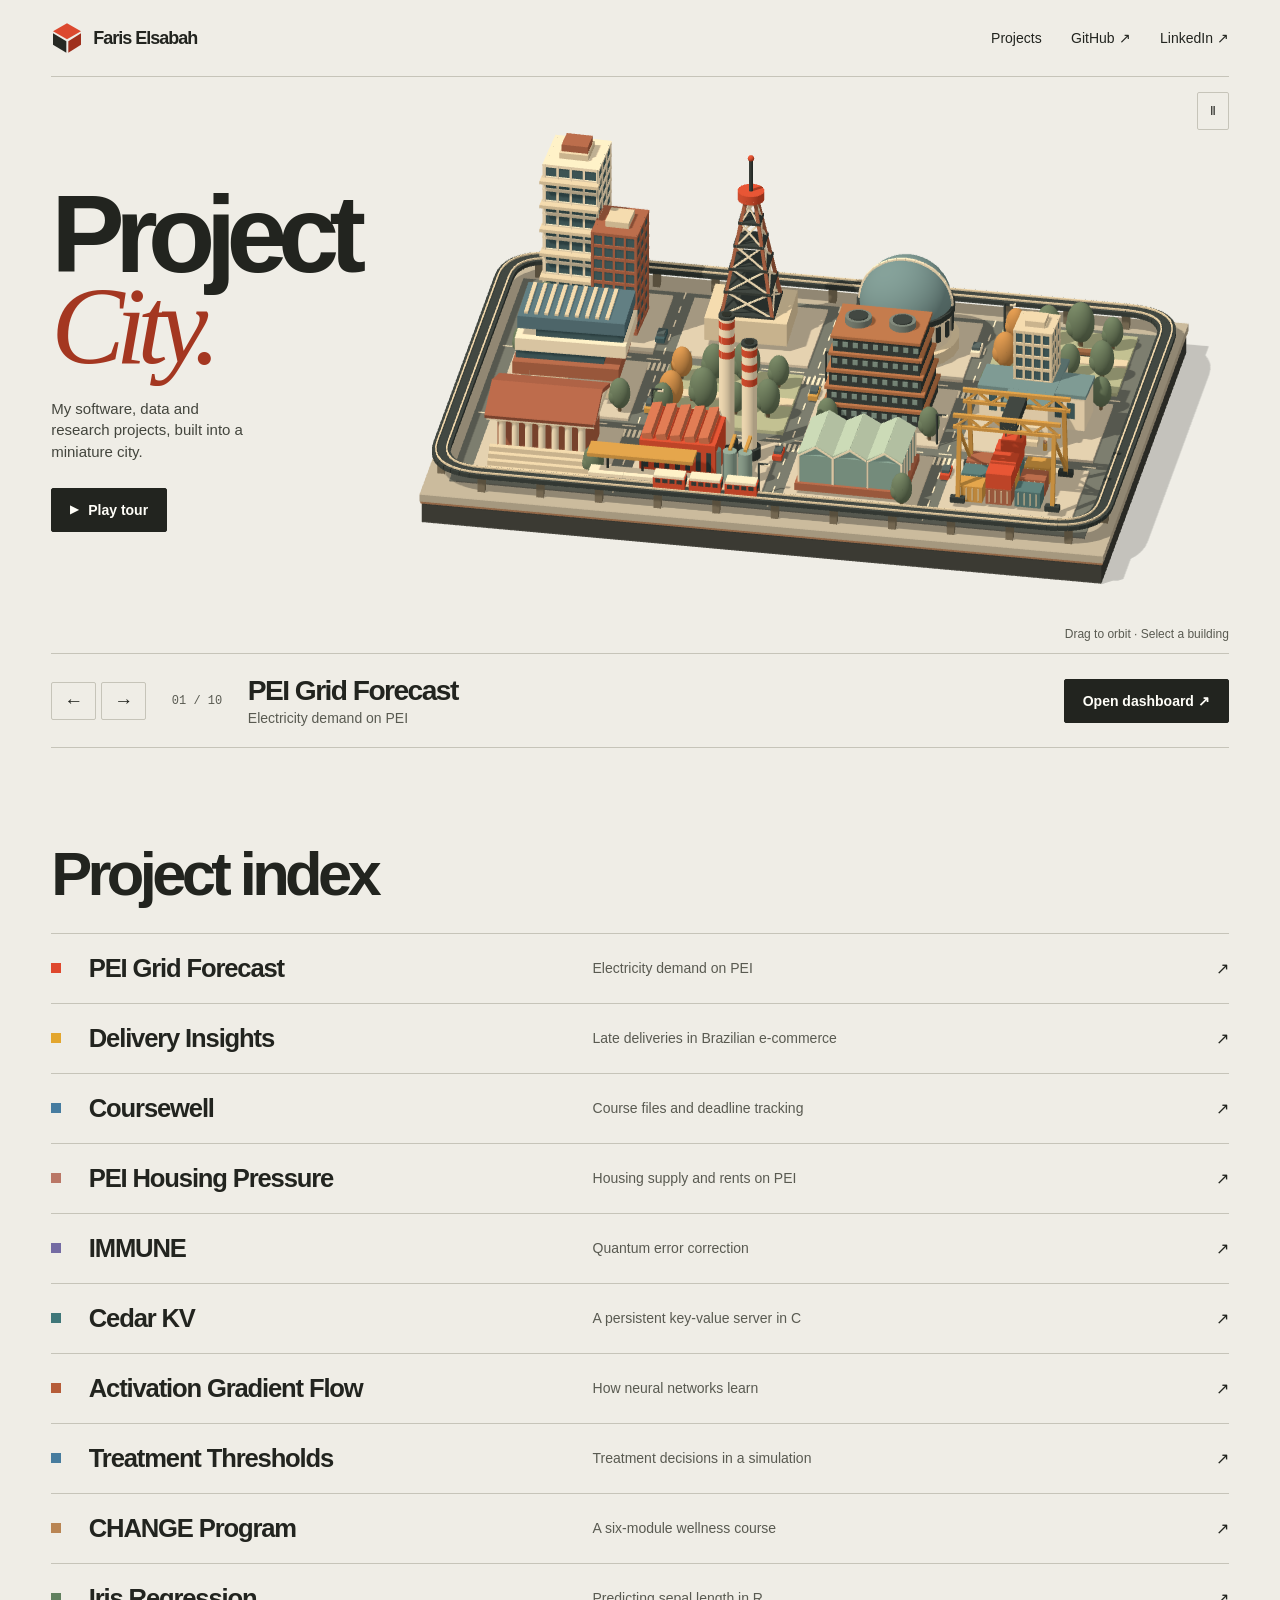
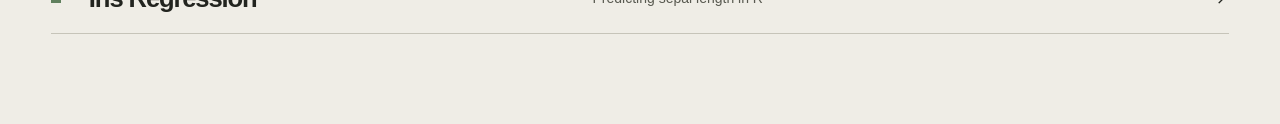
<file: index.html>
<!doctype html>
<html lang="en">
<head>
  <meta charset="utf-8">
  <meta name="viewport" content="width=device-width, initial-scale=1">
  <meta name="theme-color" content="#efede6">
  <title>Project City — Faris Elsabah</title>
  <meta name="description" content="Explore Faris Elsabah’s ten data, software and research projects in an interactive architectural model.">
  <meta property="og:title" content="Project City — Faris Elsabah">
  <meta property="og:image" content="https://fbelsabah.github.io/city/city-model.webp">
  <link rel="canonical" href="https://fbelsabah.github.io/">
  <link rel="icon" href="/city/mark.svg" type="image/svg+xml">
  <link rel="stylesheet" href="/city/city.css?rev=2">
  <script type="module" src="/city/view.js?rev=2"></script>
</head>
<body>
  <a class="skip" href="#work">Skip to project index</a>
  <header class="mast"><span class="signature"><img src="/city/mark.svg" width="32" height="32" alt="">Faris Elsabah</span>
    <nav aria-label="Main navigation"><a href="#work">Projects</a><a href="https://github.com/FBELSABAH">GitHub ↗</a><a href="https://www.linkedin.com/in/fariselsabah/">LinkedIn ↗</a></nav>
  </header>
  <main>
    <section class="exhibit" aria-labelledby="title">
      <div class="intro"><h1 id="title">Project<br><i>City.</i></h1>
        <p>My software, data and research projects, built into a miniature city.</p>
        <button id="tour" class="tour" hidden><span aria-hidden="true">▶</span> Play tour</button>
      </div>
      <div class="stage-wrap">
        <div id="stage"><img class="poster" src="/city/city-model.webp" alt="A miniature city of ten architectural models connected by an elevated railway." fetchpriority="high">
          <a class="city-tag" hidden></a>
        </div>
        <div class="tools" hidden><button id="overview" hidden>City overview</button><button id="motion" aria-label="Pause city motion" title="Pause city motion">Ⅱ</button></div>
        <span class="gesture" hidden>Drag to orbit · Select a building</span>
      </div>
      <div class="selection">
        <div class="pager" hidden><button id="prev" aria-label="Previous project">←</button><button id="next" aria-label="Next project">→</button></div>
        <span class="counter" id="counter">01 / 10</span>
        <div class="selected-copy" aria-live="polite"><h2 id="selected-name">PEI Grid Forecast</h2><p id="selected-subject">Electricity demand on PEI</p></div>
        <a class="open" id="open" href="/grid.html#study-views">Open dashboard ↗</a>
      </div>
    </section>
    <section id="work" aria-labelledby="work-title"><h2 id="work-title">Project index</h2><ul class="directory">
        <li data-id="grid" data-action="Open dashboard" style="--swatch:#df482d">
          <a class="entry" href="/grid.html#study-views"><span class="tile" aria-hidden="true"></span><strong>PEI Grid Forecast</strong><span class="subject">Electricity demand on PEI</span><span aria-hidden="true">↗</span></a>
        </li>
        <li data-id="delivery" data-action="See the analysis" style="--swatch:#e3a62e">
          <a class="entry" href="/delivery.html"><span class="tile" aria-hidden="true"></span><strong>Delivery Insights</strong><span class="subject">Late deliveries in Brazilian e-commerce</span><span aria-hidden="true">↗</span></a>
        </li>
        <li data-id="coursewell" data-action="Try the demo" style="--swatch:#467ca0">
          <a class="entry" href="/coursewell.html"><span class="tile" aria-hidden="true"></span><strong>Coursewell</strong><span class="subject">Course files and deadline tracking</span><span aria-hidden="true">↗</span></a>
        </li>
        <li data-id="housing" data-action="Open dashboard" style="--swatch:#ba7766">
          <a class="entry" href="/housing.html"><span class="tile" aria-hidden="true"></span><strong>PEI Housing Pressure</strong><span class="subject">Housing supply and rents on PEI</span><span aria-hidden="true">↗</span></a>
        </li>
        <li data-id="immune" data-action="Explore the results" style="--swatch:#746ba3">
          <a class="entry" href="/immune.html"><span class="tile" aria-hidden="true"></span><strong>IMMUNE</strong><span class="subject">Quantum error correction</span><span aria-hidden="true">↗</span></a>
        </li>
        <li data-id="cedar" data-action="Watch the replay" style="--swatch:#3f7779">
          <a class="entry" href="/cedar.html"><span class="tile" aria-hidden="true"></span><strong>Cedar KV</strong><span class="subject">A persistent key-value server in C</span><span aria-hidden="true">↗</span></a>
        </li>
        <li data-id="activation" data-action="Explore the figures" style="--swatch:#b65c38">
          <a class="entry" href="/activation.html"><span class="tile" aria-hidden="true"></span><strong>Activation Gradient Flow</strong><span class="subject">How neural networks learn</span><span aria-hidden="true">↗</span></a>
        </li>
        <li data-id="thresholds" data-action="Explore the results" style="--swatch:#477c9e">
          <a class="entry" href="/thresholds.html"><span class="tile" aria-hidden="true"></span><strong>Treatment Thresholds</strong><span class="subject">Treatment decisions in a simulation</span><span aria-hidden="true">↗</span></a>
        </li>
        <li data-id="change" data-action="Open the course" style="--swatch:#b98553">
          <a class="entry" href="/change.html#course"><span class="tile" aria-hidden="true"></span><strong>CHANGE Program</strong><span class="subject">A six-module wellness course</span><span aria-hidden="true">↗</span></a>
        </li>
        <li data-id="iris" data-action="Read the findings" style="--swatch:#60805e">
          <a class="entry" href="/iris.html"><span class="tile" aria-hidden="true"></span><strong>Iris Regression</strong><span class="subject">Predicting sepal length in R</span><span aria-hidden="true">↗</span></a>
        </li>
      </ul></section>
  </main>
</body>
</html>
</file>
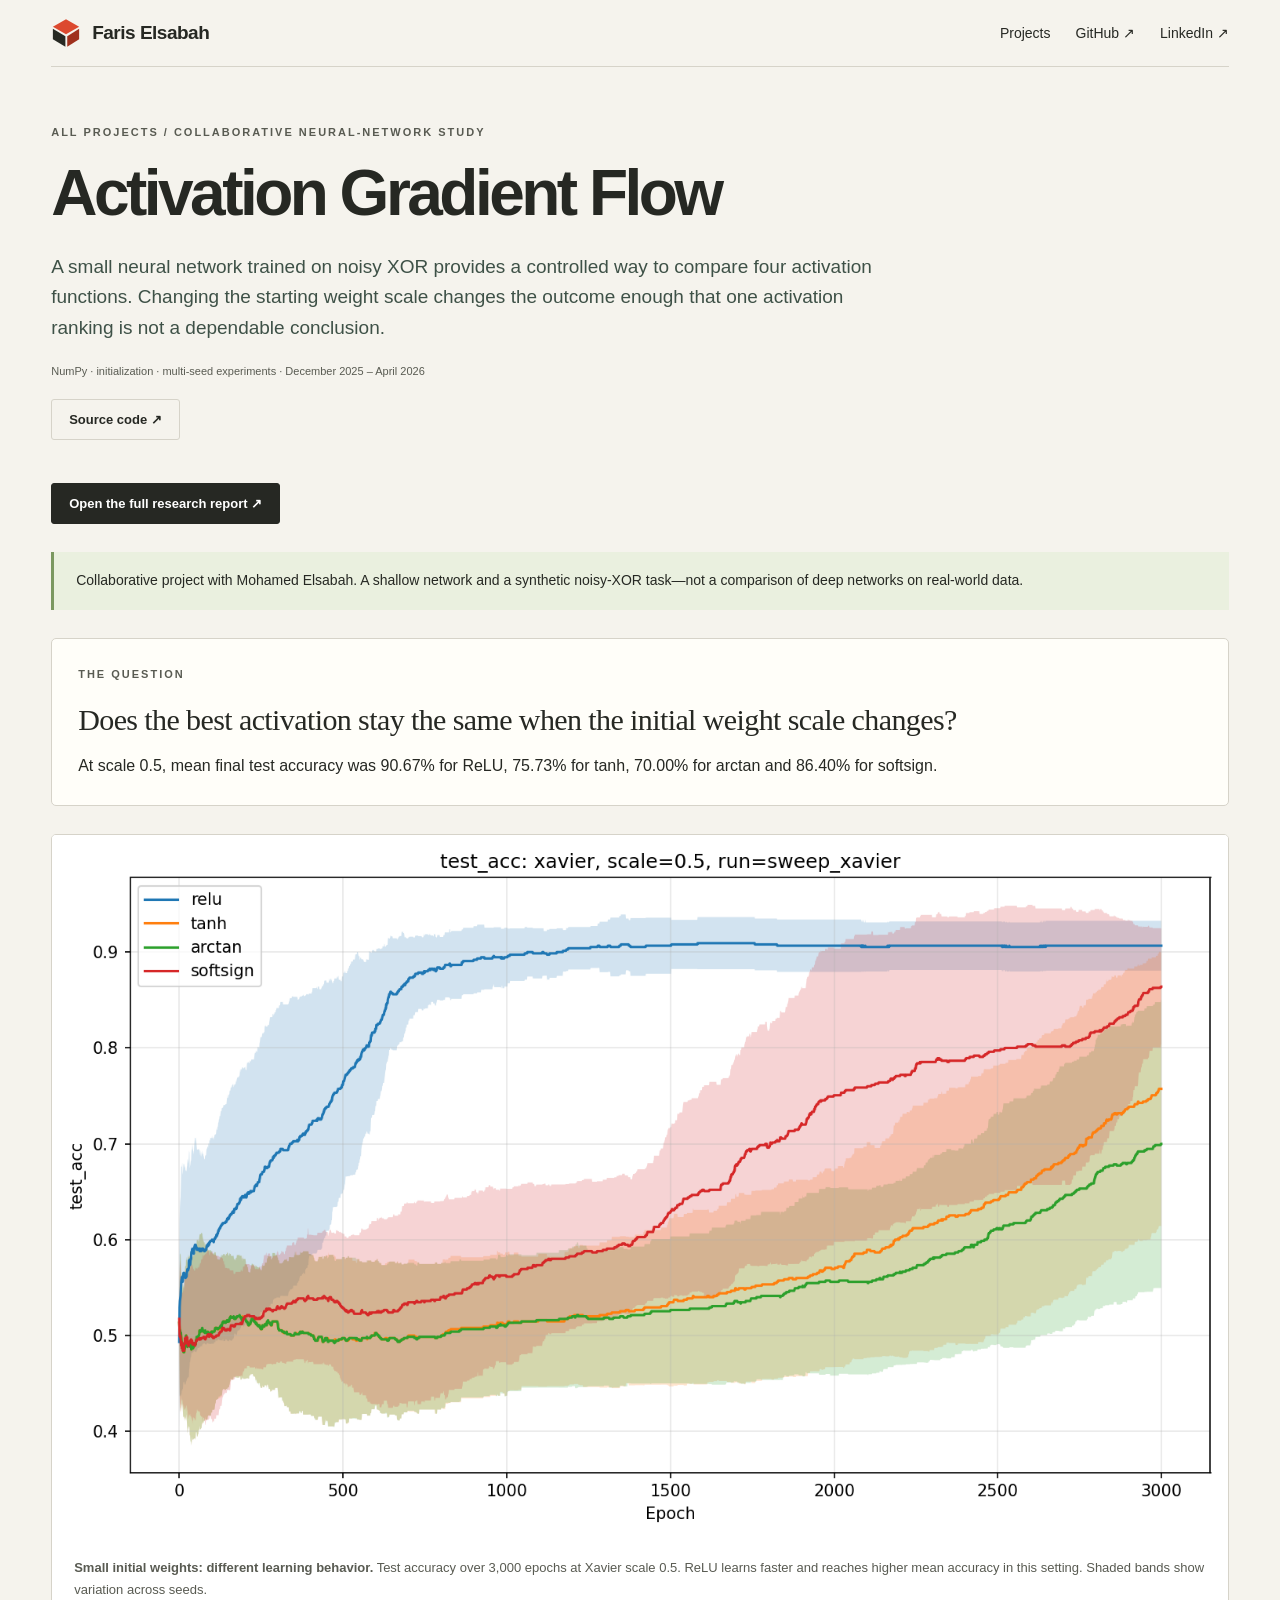
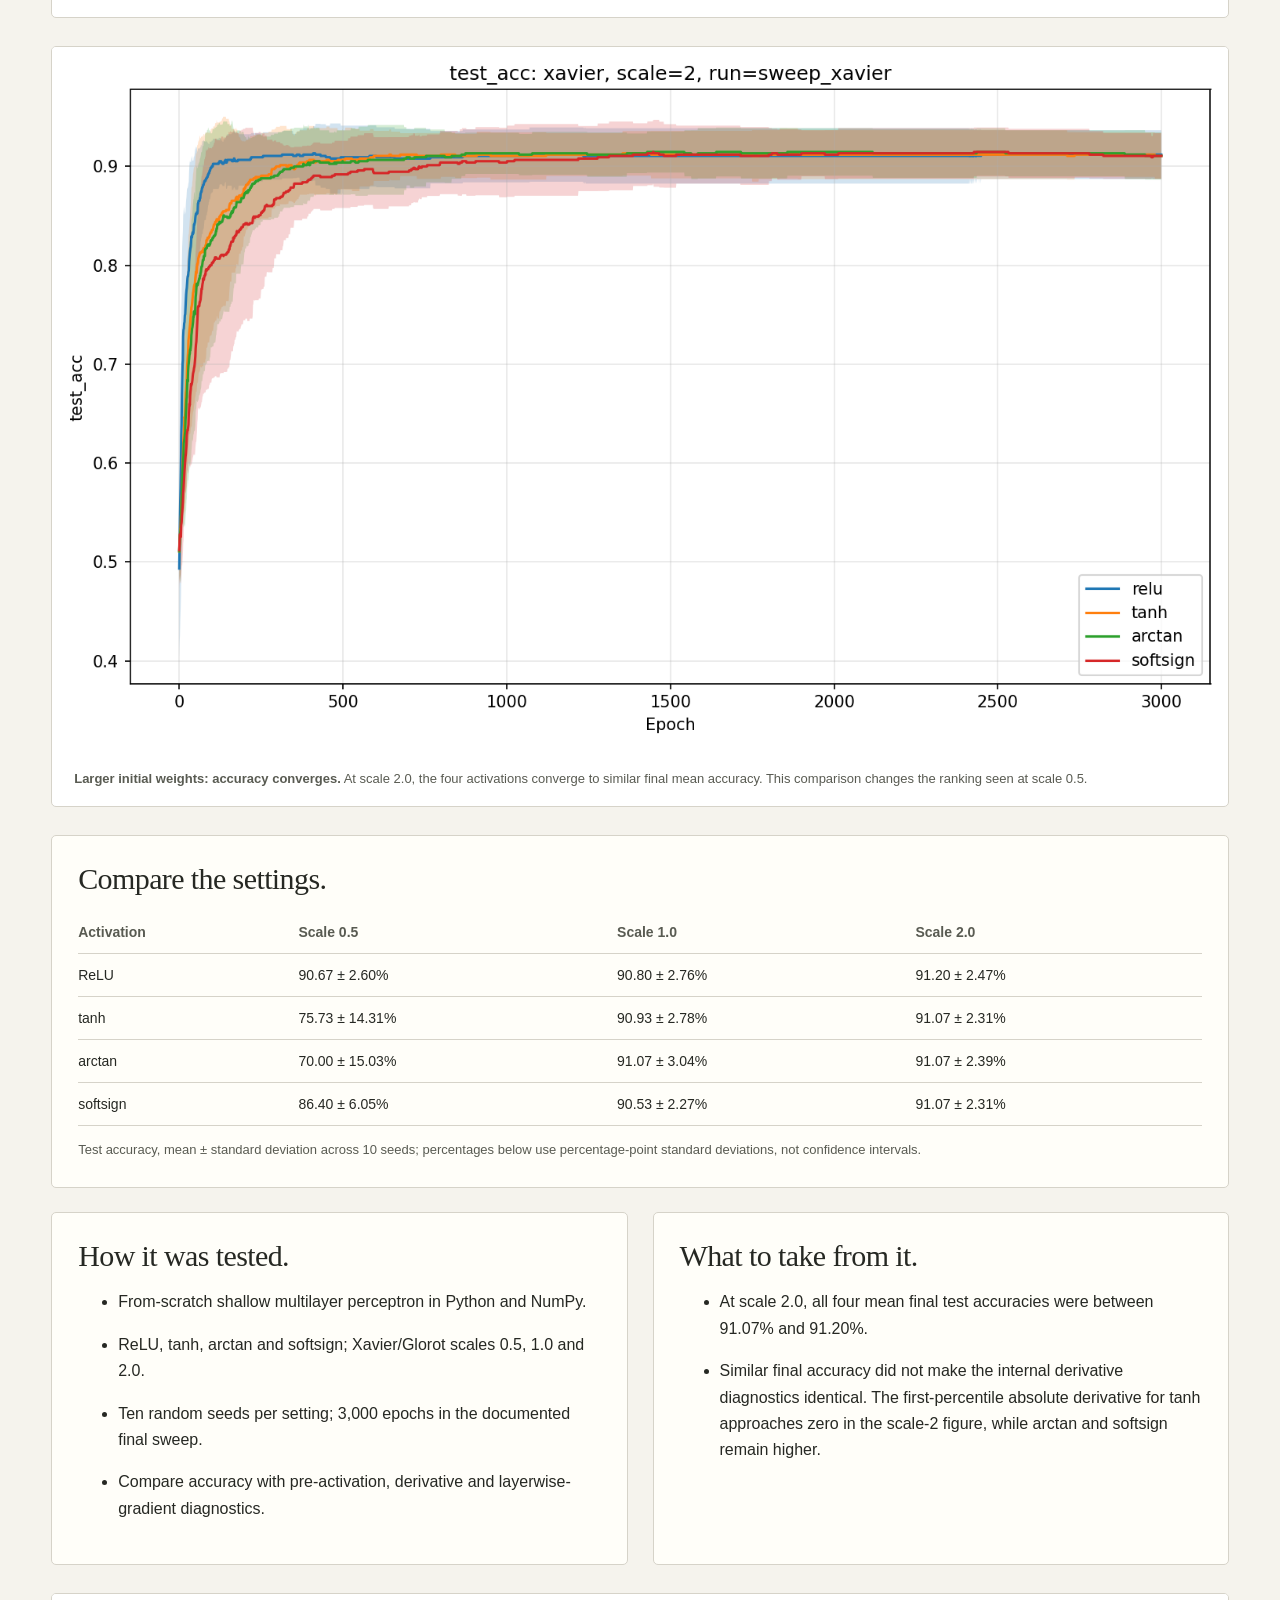
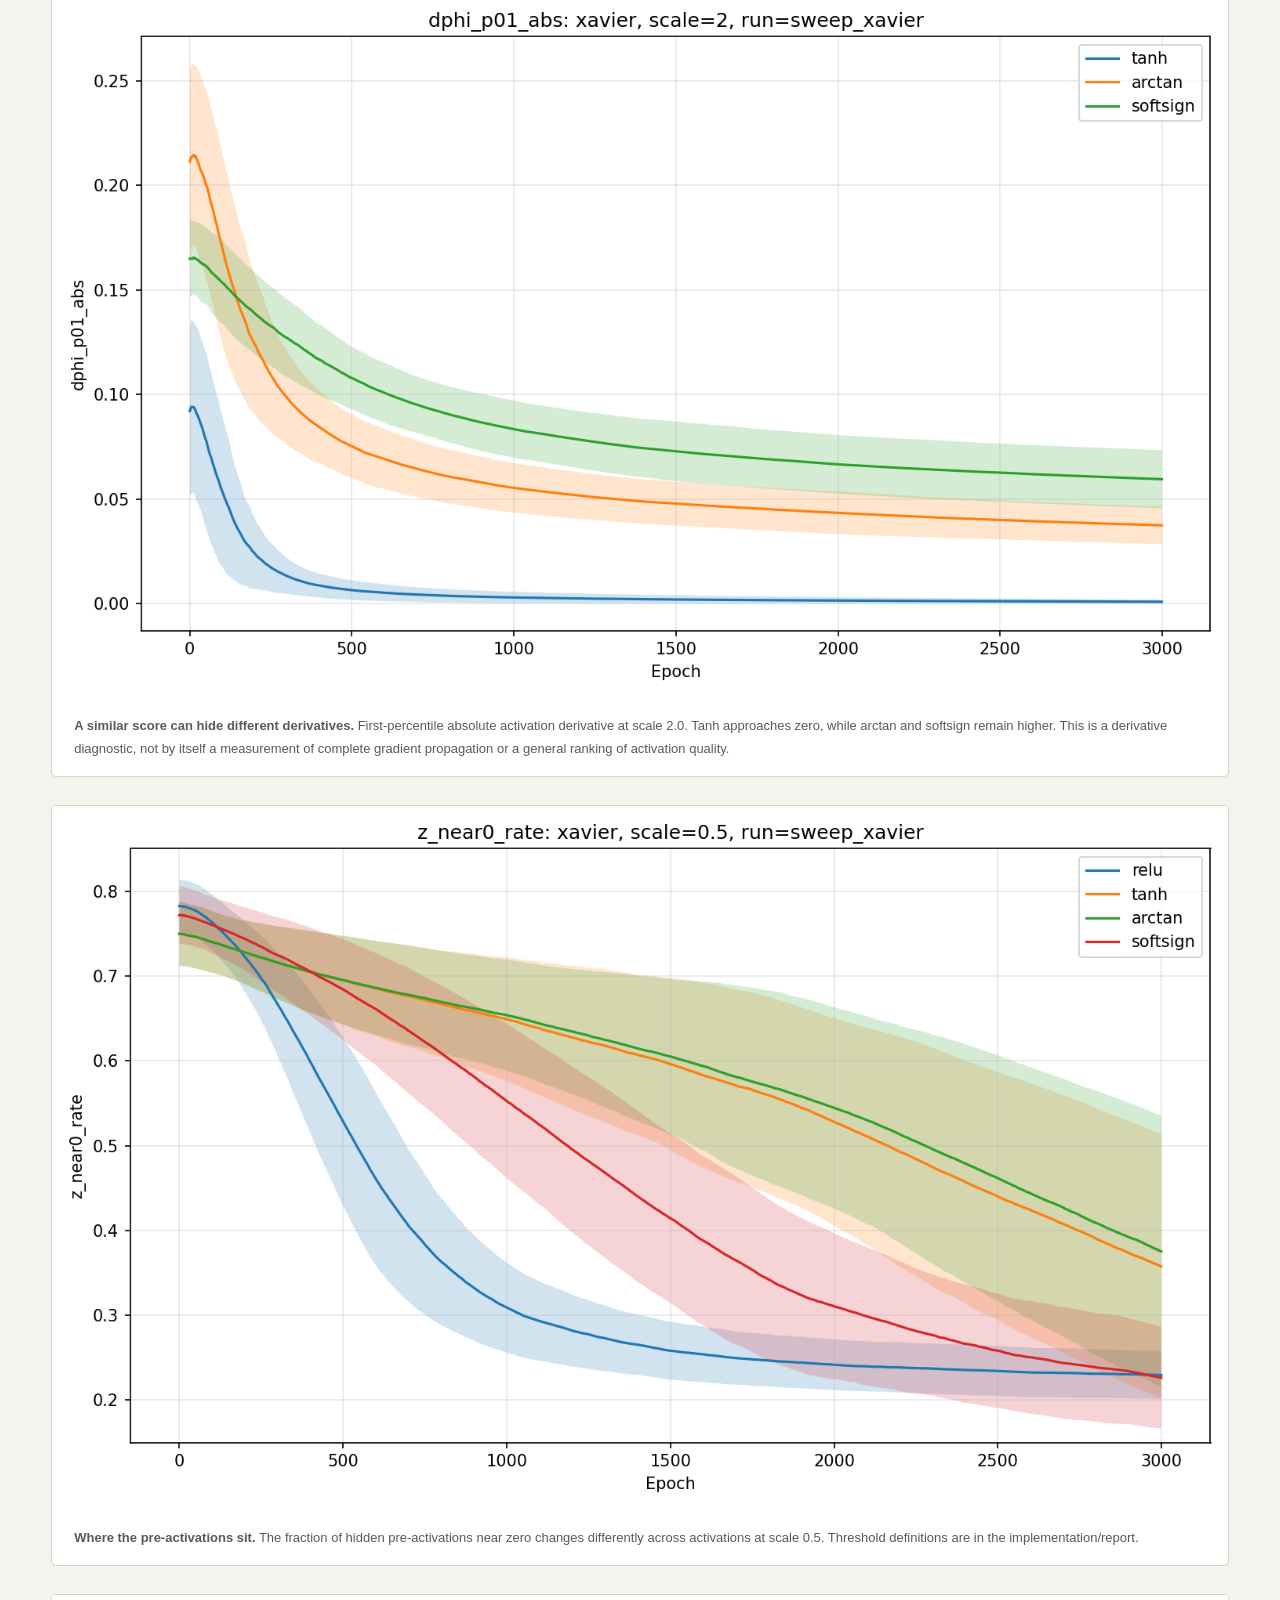
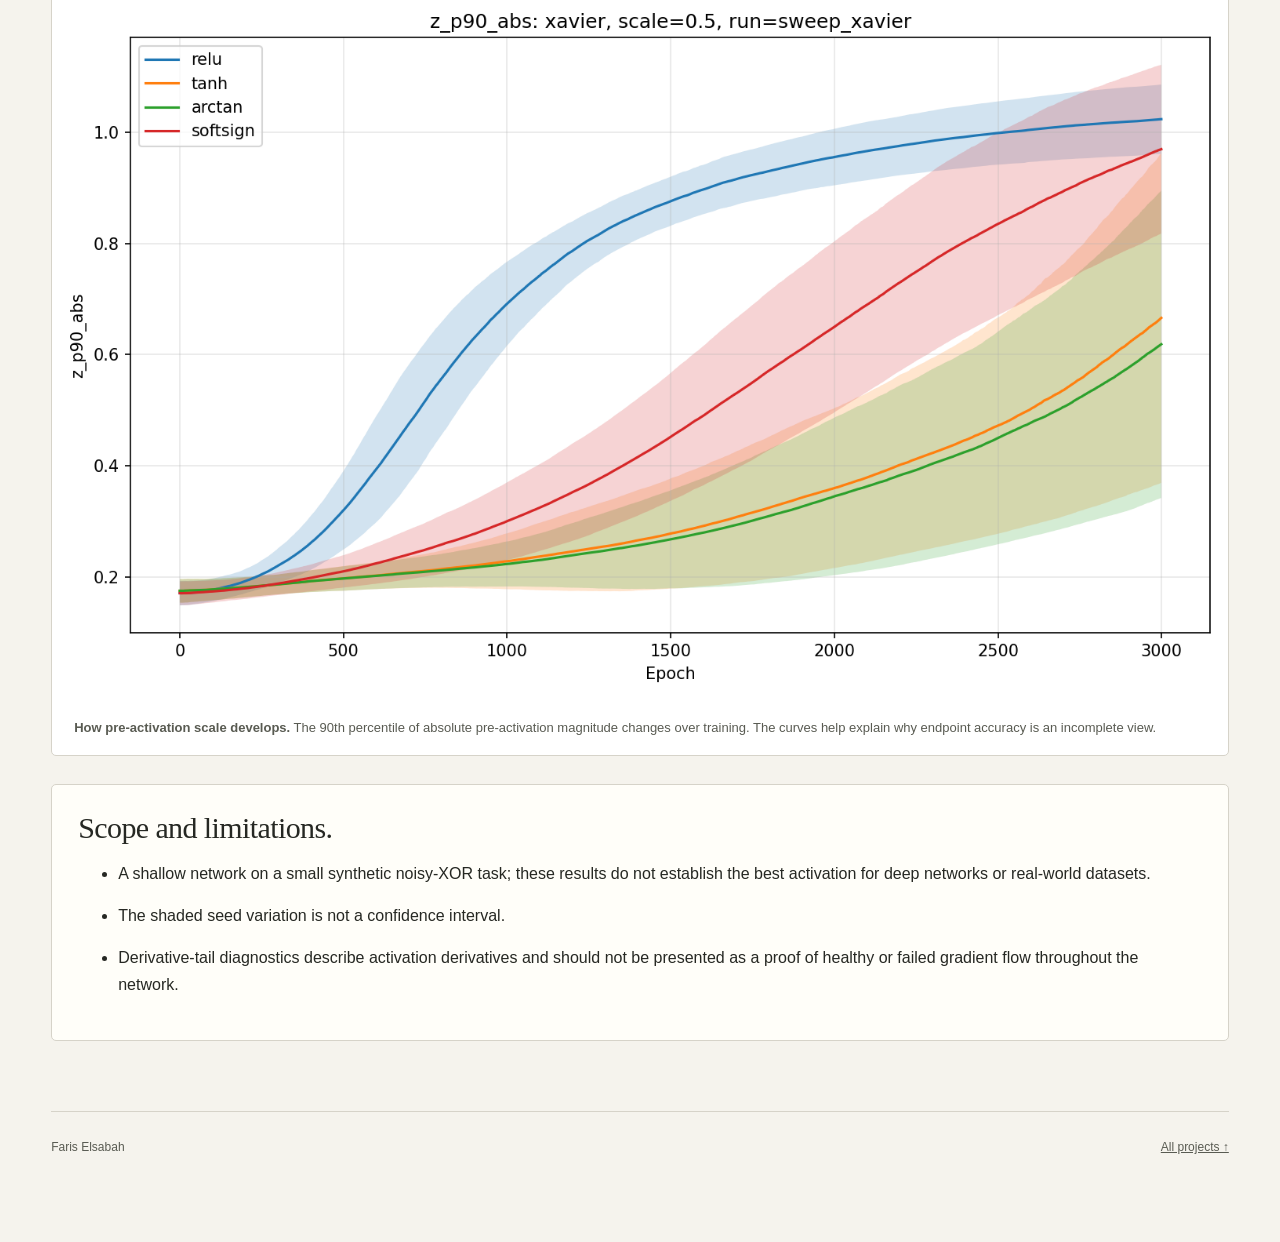
<file: activation.html>
<!doctype html><html lang="en"><head><link rel="canonical" href="https://fbelsabah.github.io/activation.html"><meta charset="utf-8"><meta name="viewport" content="width=device-width,initial-scale=1"><title>Activation Gradient Flow | Faris Elsabah</title><meta name="description" content="A small neural network trained on noisy XOR provides a controlled way to compare four activation functions. Changing the starting weight scale changes the outcome enough that one activation ranking is not a dependable conclusion."><meta property="og:title" content="Activation Gradient Flow"><meta property="og:description" content="A small neural network trained on noisy XOR provides a controlled way to compare four activation functions. Changing the starting weight scale changes the outcome enough that one activation ranking is not a dependable conclusion."><meta property="og:image" content="https://fbelsabah.github.io/assets__07-activation-gradient-flow.jpg"><link rel="icon" href="/assets__favicon.svg" type="image/svg+xml"><link rel="stylesheet" href="/assets__style.css"><link rel="stylesheet" href="/portfolio-studio.css"><script defer src="/portfolio-motion.js"></script></head><body><a class="skip" href="#main">Skip to content</a><header class="nav"><a class="wordmark" href="/index.html"><img src="/city/mark.svg" width="30" height="30" alt="">Faris Elsabah</a><nav class="navlinks" aria-label="Main navigation"><a href="/index.html#work">Projects</a><a href="https://github.com/FBELSABAH" target="_blank" rel="noopener">GitHub ↗</a><a class="desktop" href="https://www.linkedin.com/in/fariselsabah/" target="_blank" rel="noopener">LinkedIn ↗</a></nav></header><main id="main" class="shell"><section class="project-hero"><p class="eyebrow"><a href="/index.html">All projects</a> / Collaborative neural-network study</p><h1>Activation Gradient Flow</h1><p class="lead">A small neural network trained on noisy XOR provides a controlled way to compare four activation functions. Changing the starting weight scale changes the outcome enough that one activation ranking is not a dependable conclusion.</p><div class="skillline">NumPy · initialization · multi-seed experiments · December 2025 – April 2026</div><div class="actions"><a class="secondary" href="https://github.com/MBELSABAH/activation-gradient-flow" target="_blank" rel="noopener">Source code ↗</a></div></section><div class="actions"><a class="primary" href="/projects__activation__report.pdf">Open the full research report ↗</a></div><p class="notice green">Collaborative project with Mohamed Elsabah. A shallow network and a synthetic noisy-XOR task—not a comparison of deep networks on real-world data.</p><section class="panel"><p class="eyebrow">The question</p><h2>Does the best activation stay the same when the initial weight scale changes?</h2><p>At scale 0.5, mean final test accuracy was 90.67% for ReLU, 75.73% for tanh, 70.00% for arctan and 86.40% for softsign.</p></section><figure class="figure"><img src="/projects__activation__figures__xavier_s0p5_test_acc.png" alt="Four learning curves at scale 0.5: ReLU rises to about 91% accuracy; the other means finish lower."><figcaption><strong>Small initial weights: different learning behavior.</strong> Test accuracy over 3,000 epochs at Xavier scale 0.5. ReLU learns faster and reaches higher mean accuracy in this setting. Shaded bands show variation across seeds.</figcaption></figure><figure class="figure"><img src="/projects__activation__figures__xavier_s2_test_acc.png" alt="Four learning curves at scale 2.0 converge near 91% test accuracy."><figcaption><strong>Larger initial weights: accuracy converges.</strong> At scale 2.0, the four activations converge to similar final mean accuracy. This comparison changes the ranking seen at scale 0.5.</figcaption></figure><section class="panel"><h2>Compare the settings.</h2><div class="table-wrap"><table><thead><tr><th>Activation</th><th>Scale 0.5</th><th>Scale 1.0</th><th>Scale 2.0</th></tr></thead><tbody><tr><td>ReLU</td><td>90.67 ± 2.60%</td><td>90.80 ± 2.76%</td><td>91.20 ± 2.47%</td></tr><tr><td>tanh</td><td>75.73 ± 14.31%</td><td>90.93 ± 2.78%</td><td>91.07 ± 2.31%</td></tr><tr><td>arctan</td><td>70.00 ± 15.03%</td><td>91.07 ± 3.04%</td><td>91.07 ± 2.39%</td></tr><tr><td>softsign</td><td>86.40 ± 6.05%</td><td>90.53 ± 2.27%</td><td>91.07 ± 2.31%</td></tr></tbody></table></div><p class="notes">Test accuracy, mean ± standard deviation across 10 seeds; percentages below use percentage-point standard deviations, not confidence intervals.</p></section><div class="two-col"><section class="panel"><h2>How it was tested.</h2><ul><li><p>From-scratch shallow multilayer perceptron in Python and NumPy.</p></li><li><p>ReLU, tanh, arctan and softsign; Xavier/Glorot scales 0.5, 1.0 and 2.0.</p></li><li><p>Ten random seeds per setting; 3,000 epochs in the documented final sweep.</p></li><li><p>Compare accuracy with pre-activation, derivative and layerwise-gradient diagnostics.</p></li></ul></section><section class="panel"><h2>What to take from it.</h2><ul><li><p>At scale 2.0, all four mean final test accuracies were between 91.07% and 91.20%.</p></li><li><p>Similar final accuracy did not make the internal derivative diagnostics identical. The first-percentile absolute derivative for tanh approaches zero in the scale-2 figure, while arctan and softsign remain higher.</p></li></ul></section></div><figure class="figure"><img loading="lazy" src="/projects__activation__figures__xavier_s2_dphi_p01_smooth.png" alt="The lower tail of tanh activation derivatives tends toward zero; arctan and softsign remain above zero."><figcaption><strong>A similar score can hide different derivatives.</strong> First-percentile absolute activation derivative at scale 2.0. Tanh approaches zero, while arctan and softsign remain higher. This is a derivative diagnostic, not by itself a measurement of complete gradient propagation or a general ranking of activation quality.</figcaption></figure><figure class="figure"><img loading="lazy" src="/projects__activation__figures__xavier_s0p5_z_near0_rate.png" alt="Rates of hidden pre-activations near zero decline over training, at different speeds for four activations."><figcaption><strong>Where the pre-activations sit.</strong> The fraction of hidden pre-activations near zero changes differently across activations at scale 0.5. Threshold definitions are in the implementation/report.</figcaption></figure><figure class="figure"><img loading="lazy" src="/projects__activation__figures__xavier_s0p5_z_p90_abs.png" alt="Pre-activation magnitude grows over training, with ReLU rising earlier at scale 0.5."><figcaption><strong>How pre-activation scale develops.</strong> The 90th percentile of absolute pre-activation magnitude changes over training. The curves help explain why endpoint accuracy is an incomplete view.</figcaption></figure><section class="panel"><h2>Scope and limitations.</h2><ul><li><p>A shallow network on a small synthetic noisy-XOR task; these results do not establish the best activation for deep networks or real-world datasets.</p></li><li><p>The shaded seed variation is not a confidence interval.</p></li><li><p>Derivative-tail diagnostics describe activation derivatives and should not be presented as a proof of healthy or failed gradient flow throughout the network.</p></li></ul></section><footer class="footer"><span>Faris Elsabah</span><a href="/index.html#work">All projects ↑</a></footer></main></body></html>
</file>
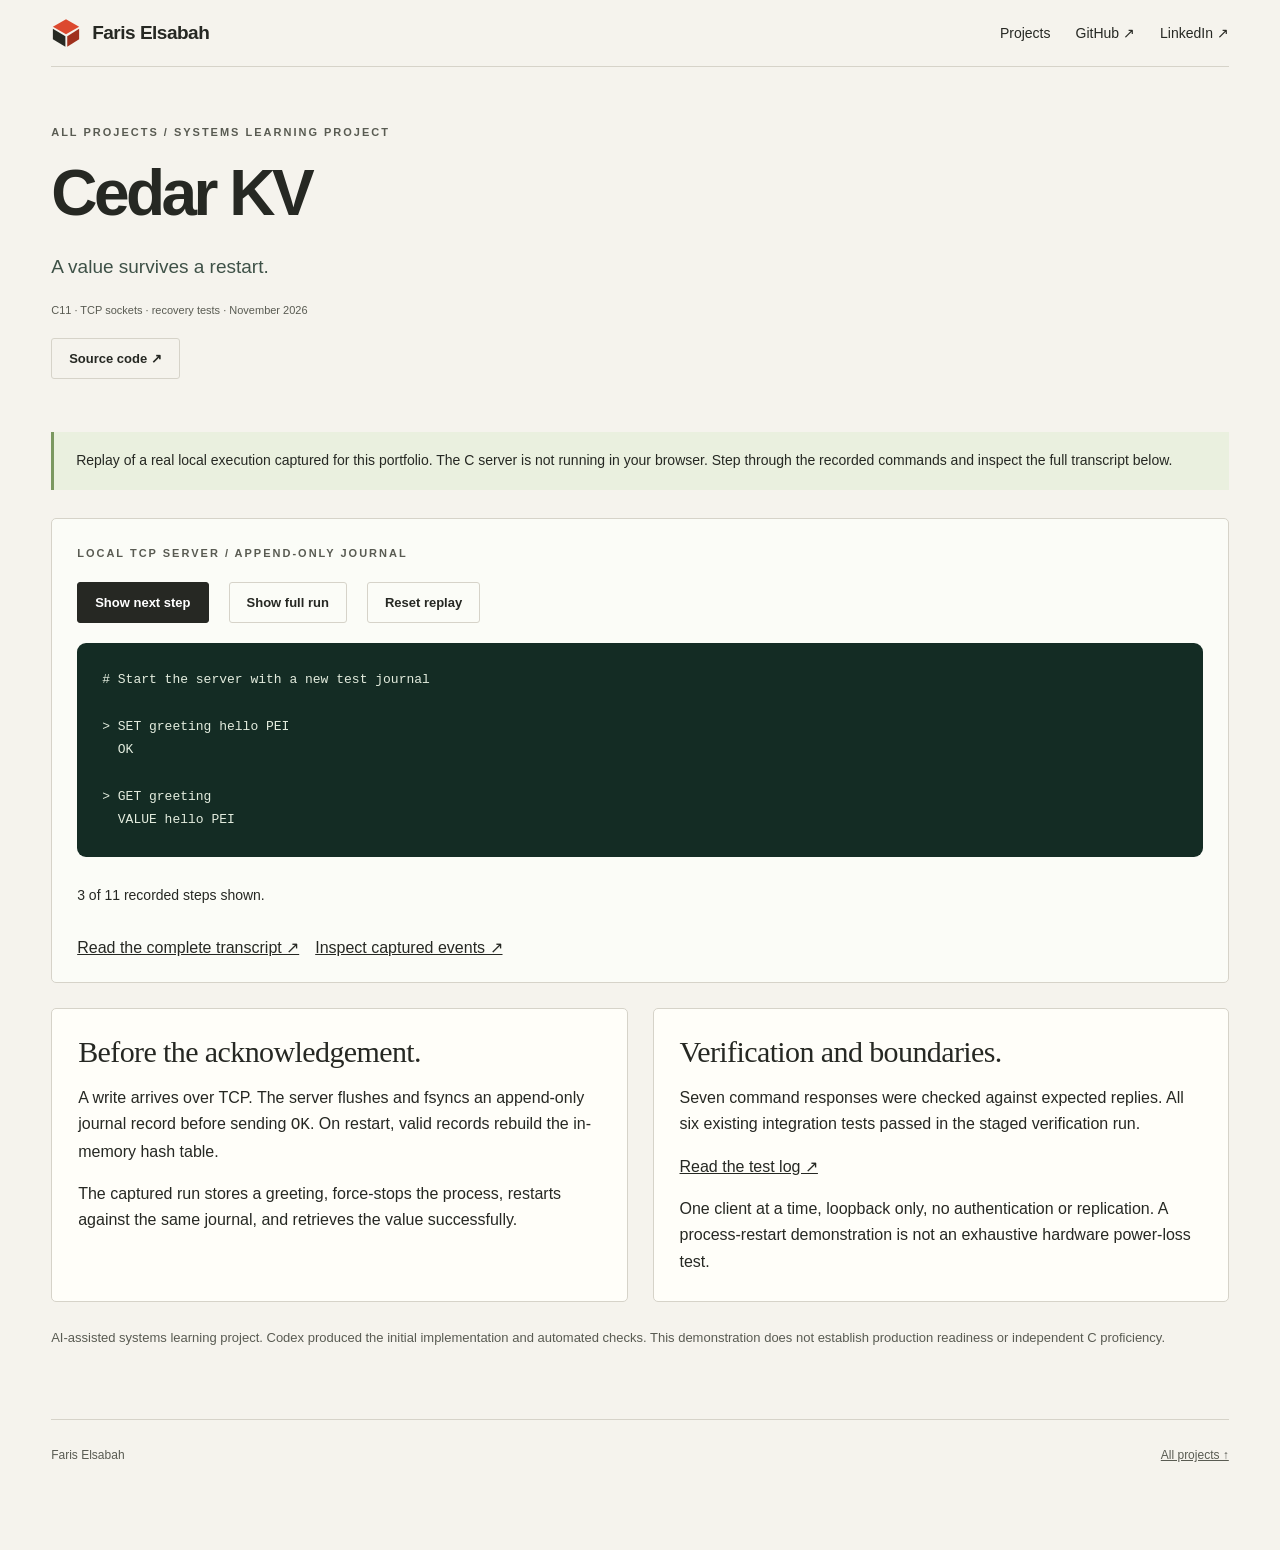
<file: cedar.html>
<!doctype html><html lang="en"><head><link rel="canonical" href="https://fbelsabah.github.io/cedar.html"><meta charset="utf-8"><meta name="viewport" content="width=device-width,initial-scale=1"><title>Cedar KV | Faris Elsabah</title><meta name="description" content="A value survives a restart."><meta property="og:title" content="Cedar KV"><meta property="og:description" content="A value survives a restart."><meta property="og:image" content="https://fbelsabah.github.io/assets__02-cedar-kv.jpg"><link rel="icon" href="/assets__favicon.svg" type="image/svg+xml"><link rel="stylesheet" href="/assets__style.css"><link rel="stylesheet" href="/portfolio-studio.css"><script defer src="/portfolio-motion.js"></script></head><body><a class="skip" href="#main">Skip to content</a><header class="nav"><a class="wordmark" href="/index.html"><img src="/city/mark.svg" width="30" height="30" alt="">Faris Elsabah</a><nav class="navlinks" aria-label="Main navigation"><a href="/index.html#work">Projects</a><a href="https://github.com/FBELSABAH" target="_blank" rel="noopener">GitHub ↗</a><a class="desktop" href="https://www.linkedin.com/in/fariselsabah/" target="_blank" rel="noopener">LinkedIn ↗</a></nav></header><main id="main" class="shell"><section class="project-hero"><p class="eyebrow"><a href="/index.html">All projects</a> / Systems learning project</p><h1>Cedar KV</h1><p class="lead">A value survives a restart.</p><div class="skillline">C11 · TCP sockets · recovery tests · November 2026</div><div class="actions"><a class="secondary" href="https://github.com/FBELSABAH/cedar-kv" target="_blank" rel="noopener">Source code ↗</a></div></section><p class="notice green">Replay of a real local execution captured for this portfolio. The C server is not running in your browser. Step through the recorded commands and inspect the full transcript below.</p><div class="demo-shell"><p class="eyebrow">Local TCP server / append-only journal</p><div class="controls"><button class="primary" id="next-step">Show next step</button><button class="secondary" id="show-all">Show full run</button><button class="secondary" id="reset">Reset replay</button></div><pre id="terminal" aria-label="Recorded server transcript">Loading the captured run…</pre><p id="cedar-status" class="status-line" role="status" aria-live="polite"></p><div class="actions"><a href="/projects__cedar__cedar-transcript.txt">Read the complete transcript ↗</a><a href="/projects__cedar__cedar-transcript.json">Inspect captured events ↗</a></div></div><div class="two-col"><section class="panel"><h2>Before the acknowledgement.</h2><p>A write arrives over TCP. The server flushes and fsyncs an append-only journal record before sending <code>OK</code>. On restart, valid records rebuild the in-memory hash table.</p><p>The captured run stores a greeting, force-stops the process, restarts against the same journal, and retrieves the value successfully.</p></section><section class="panel"><h2>Verification and boundaries.</h2><p>Seven command responses were checked against expected replies. All six existing integration tests passed in the staged verification run.</p><p><a href="/projects__cedar__cedar-tests.txt">Read the test log ↗</a></p><p>One client at a time, loopback only, no authentication or replication. A process-restart demonstration is not an exhaustive hardware power-loss test.</p></section></div><p class="notes" style="margin-top:25px">AI-assisted systems learning project. Codex produced the initial implementation and automated checks. This demonstration does not establish production readiness or independent C proficiency.</p><footer class="footer"><span>Faris Elsabah</span><a href="/index.html#work">All projects ↑</a></footer></main><script src="/projects__cedar__replay.js" defer></script></body></html>
</file>
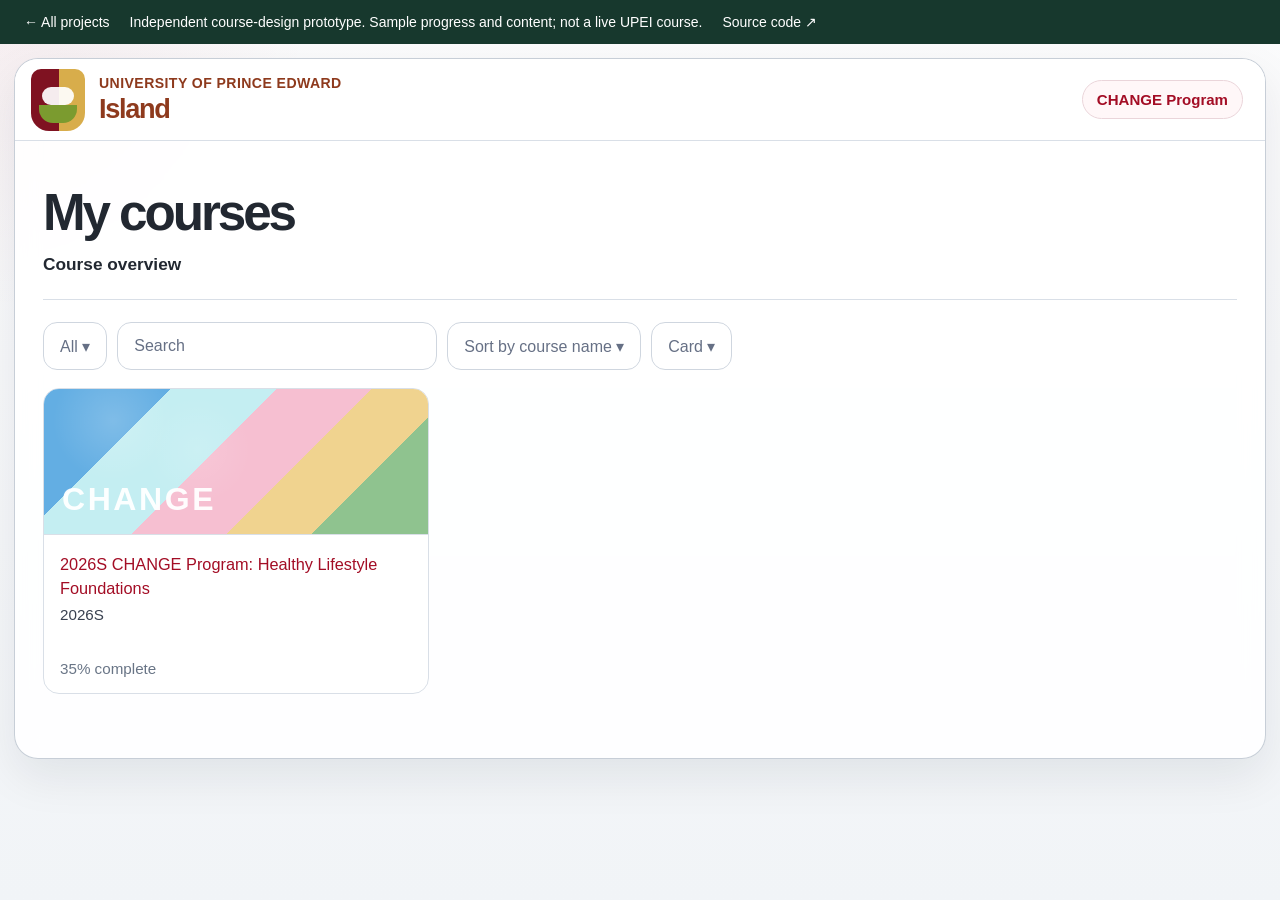
<file: change.html>
<!DOCTYPE html>
<html lang="en">
<head><link rel="canonical" href="https://fbelsabah.github.io/change.html">
  <meta charset="UTF-8" />
  <meta name="viewport" content="width=device-width, initial-scale=1.0" />
  <title>CHANGE Program Course</title><meta property="og:title" content="CHANGE Program"><meta property="og:description" content="Turn wellness content into a structured course people can navigate."><meta property="og:image" content="https://fbelsabah.github.io/assets__05-change-program.jpg">
  <style>
    :root {
      --upei-red: #a30d25;
      --upei-red-deep: #85081c;
      --upei-gold: #d8ad4b;
      --ink: #222831;
      --muted: #667085;
      --line: #d9dfe7;
      --soft: #f5f6f8;
      --card: #ffffff;
      --shadow: 0 18px 46px rgba(18, 24, 40, 0.08);
      --radius-shell: 24px;
      --radius-card: 16px;
    }

    * {
      box-sizing: border-box;
    }

    html {
      scroll-behavior: smooth;
    }

    body {
      margin: 0;
      min-height: 100vh;
      font-family: Arial, "Segoe UI", sans-serif;
      color: var(--ink);
      background:
        radial-gradient(circle at top left, rgba(163, 13, 37, 0.06), transparent 20%),
        linear-gradient(180deg, #fbfbfc 0%, #f1f4f7 100%);
    }

    a {
      color: inherit;
      text-decoration: none;
    }

    button {
      font: inherit;
      cursor: pointer;
    }

    .shell {
      width: min(1460px, calc(100vw - 28px));
      margin: 14px auto;
      background: rgba(255, 255, 255, 0.9);
      border: 1px solid rgba(193, 201, 211, 0.9);
      border-radius: var(--radius-shell);
      overflow: hidden;
      box-shadow: var(--shadow);
      backdrop-filter: blur(12px);
    }

    .topbar {
      display: flex;
      align-items: center;
      justify-content: space-between;
      gap: 16px;
      min-height: 82px;
      padding: 0 22px 0 16px;
      background: rgba(255, 255, 255, 0.97);
      border-bottom: 1px solid var(--line);
    }

    .brand {
      display: flex;
      align-items: center;
      gap: 14px;
    }

    .crest {
      position: relative;
      width: 54px;
      height: 62px;
      border-radius: 10px 10px 18px 18px;
      overflow: hidden;
      flex: 0 0 auto;
      background:
        linear-gradient(90deg, #7f1221 0 52%, var(--upei-gold) 52% 100%);
    }

    .crest::before {
      content: "";
      position: absolute;
      left: 8px;
      right: 8px;
      bottom: 8px;
      height: 18px;
      border-radius: 0 0 14px 14px;
      background: #7b9b2f;
    }

    .crest::after {
      content: "";
      position: absolute;
      left: 11px;
      right: 11px;
      top: 18px;
      height: 18px;
      border-radius: 999px;
      background: rgba(255, 255, 255, 0.92);
    }

    .brand-copy {
      line-height: 0.96;
    }

    .brand-copy .uni {
      display: block;
      color: #8e3a1d;
      font-size: 0.88rem;
      font-weight: 700;
      text-transform: uppercase;
      letter-spacing: 0.03em;
    }

    .brand-copy .name {
      display: block;
      margin-top: 5px;
      color: #8e3a1d;
      font-size: 1.7rem;
      font-weight: 700;
      letter-spacing: -0.05em;
    }

    .status-pill {
      padding: 10px 14px;
      border: 1px solid #ead5da;
      border-radius: 999px;
      background: #fff7f8;
      color: var(--upei-red);
      font-size: 0.94rem;
      font-weight: 700;
    }

    .page {
      padding: 42px 28px 64px;
    }

    .page[hidden] {
      display: none;
    }

    .heading {
      margin: 0;
      font-size: clamp(2.2rem, 4vw, 3.3rem);
      letter-spacing: -0.06em;
    }

    .subheading {
      margin: 12px 0 24px;
      color: var(--ink);
      font-size: 1.08rem;
      font-weight: 700;
    }

    .divider {
      height: 1px;
      margin-bottom: 22px;
      background: var(--line);
    }

    .controls {
      display: flex;
      flex-wrap: wrap;
      gap: 10px;
      margin-bottom: 18px;
    }

    .control {
      display: inline-flex;
      align-items: center;
      min-height: 48px;
      padding: 0 16px;
      border: 1px solid #cfd6df;
      border-radius: 14px;
      background: #fff;
      color: #667085;
      font-size: 1rem;
    }

    .search {
      min-width: min(320px, 100%);
      justify-content: flex-start;
    }

    .course-grid {
      display: grid;
      grid-template-columns: repeat(3, minmax(0, 1fr));
      gap: 18px;
    }

    .course-card {
      display: flex;
      flex-direction: column;
      min-height: 306px;
      border: 1px solid var(--line);
      border-radius: var(--radius-card);
      overflow: hidden;
      background: var(--card);
      transition: transform 160ms ease, box-shadow 160ms ease;
      cursor: pointer;
    }

    .course-card:hover {
      transform: translateY(-2px);
      box-shadow: 0 18px 30px rgba(18, 24, 40, 0.1);
    }

    .cover {
      height: 146px;
      border-bottom: 1px solid var(--line);
    }

    .cover.change {
      background:
        radial-gradient(circle at 18% 22%, rgba(255,255,255,0.18), transparent 18%),
        radial-gradient(circle at 40% 42%, rgba(255,255,255,0.12), transparent 22%),
        linear-gradient(135deg, #63aee3 0 24%, #c4eef2 24% 44%, #f6bfd1 44% 62%, #f0d38f 62% 78%, #8fc38f 78% 100%);
      position: relative;
    }

    .cover.change::after {
      content: "CHANGE";
      position: absolute;
      left: 18px;
      bottom: 16px;
      color: rgba(255, 255, 255, 0.95);
      font-size: 2rem;
      font-weight: 700;
      letter-spacing: 0.08em;
    }

    .cover.placeholder-a {
      background: repeating-linear-gradient(45deg, #d8e2eb 0 28px, #eef2f6 28px 56px, #c8d2dc 56px 84px);
    }

    .cover.placeholder-b {
      background: repeating-linear-gradient(135deg, #d7dce2 0 20px, #eef2f6 20px 40px, #c4ccd6 40px 60px);
    }

    .card-body {
      display: flex;
      flex: 1;
      flex-direction: column;
      gap: 6px;
      padding: 18px 16px 16px;
    }

    .card-title {
      margin: 0;
      color: var(--upei-red);
      font-size: 1.02rem;
      font-weight: 400;
      line-height: 1.45;
    }

    .term {
      color: #394150;
      font-size: 0.95rem;
    }

    .progress-line {
      margin-top: auto;
      padding-top: 22px;
      color: #697586;
      font-size: 0.95rem;
    }

    .view-shell {
      display: grid;
      grid-template-columns: minmax(0, 1fr) 340px;
      gap: 28px;
    }

    .back-row {
      margin-bottom: 18px;
    }

    .back-btn {
      display: inline-flex;
      align-items: center;
      gap: 8px;
      border: 1px solid var(--line);
      border-radius: 999px;
      padding: 11px 16px;
      background: #fff;
      color: #374151;
      font-weight: 700;
    }

    .course-title {
      margin: 0;
      font-size: clamp(2.1rem, 3.4vw, 3.4rem);
      letter-spacing: -0.06em;
    }

    .tabs {
      display: flex;
      gap: 14px;
      margin: 18px 0 26px;
      padding-bottom: 10px;
      border-bottom: 1px solid var(--line);
      overflow-x: auto;
    }

    .tab {
      padding: 10px 2px;
      white-space: nowrap;
      color: var(--upei-red);
      font-size: 1rem;
    }

    .tab.active {
      color: #2e3138;
      font-weight: 700;
      border-bottom: 3px solid var(--upei-red);
    }

    .hero {
      display: grid;
      grid-template-columns: 260px minmax(0, 1fr);
      gap: 26px;
      align-items: center;
      padding: 28px 28px 30px;
      border: 1px solid var(--line);
      border-radius: 24px;
      background:
        linear-gradient(140deg, rgba(163, 13, 37, 0.03), rgba(255,255,255,0.8)),
        #fff;
    }

    .hero h2 {
      margin: 0 0 12px;
      color: #8e3a1d;
      font-size: clamp(1.8rem, 3vw, 2.7rem);
      letter-spacing: -0.05em;
    }

    .hero p,
    .lead,
    .meta-list,
    .intro-copy,
    .sidebar-card p,
    .module-copy p {
      color: var(--muted);
      line-height: 1.7;
    }

    .hero-badges {
      display: flex;
      flex-wrap: wrap;
      gap: 10px;
      margin-top: 18px;
    }

    .badge {
      padding: 9px 12px;
      border-radius: 999px;
      background: #f7ebee;
      color: var(--upei-red);
      font-size: 0.92rem;
      font-weight: 700;
    }

    .hero-illustration {
      width: 100%;
      aspect-ratio: 1 / 1;
      border-radius: 24px;
      overflow: hidden;
      border: 1px solid #eadce0;
      background: linear-gradient(180deg, #fffdf8 0%, #f9f0df 100%);
      display: grid;
      place-items: center;
      padding: 18px;
    }

    .section-block {
      margin-top: 24px;
      border: 1px solid var(--line);
      border-radius: 20px;
      background: #fff;
      overflow: hidden;
    }

    .section-head {
      padding: 20px 22px 0;
    }

    .section-head h3 {
      margin: 0;
      font-size: 1.4rem;
      letter-spacing: -0.03em;
    }

    .section-body {
      padding: 18px 22px 22px;
    }

    .video-frame {
      position: relative;
      overflow: hidden;
      border-radius: 18px;
      background:
        linear-gradient(135deg, rgba(163, 13, 37, 0.92), rgba(121, 28, 40, 0.9)),
        #8f1c2e;
      min-height: 300px;
      display: grid;
      place-items: center;
      padding: 24px;
      color: #fff;
    }

    .video-frame::before {
      content: "";
      position: absolute;
      inset: 0;
      background:
        radial-gradient(circle at top left, rgba(255,255,255,0.18), transparent 24%),
        radial-gradient(circle at bottom right, rgba(255,255,255,0.1), transparent 26%);
    }

    .video-copy {
      position: relative;
      z-index: 1;
      max-width: 700px;
      text-align: center;
    }

    .video-player {
      position: relative;
      z-index: 1;
      width: min(100%, 980px);
      border-radius: 16px;
      border: 1px solid rgba(255, 255, 255, 0.22);
      box-shadow: 0 20px 34px rgba(18, 24, 40, 0.2);
      background: #000;
    }

    .video-copy h4 {
      margin: 18px 0 8px;
      font-size: 1.5rem;
      letter-spacing: -0.04em;
    }

    .play {
      width: 86px;
      height: 86px;
      margin: 0 auto;
      border: 2px solid rgba(255,255,255,0.6);
      border-radius: 50%;
      display: grid;
      place-items: center;
      background: rgba(255,255,255,0.08);
    }

    .play::before {
      content: "";
      margin-left: 6px;
      border-top: 14px solid transparent;
      border-bottom: 14px solid transparent;
      border-left: 22px solid #fff;
    }

    .video-note {
      margin-top: 16px;
      color: rgba(255,255,255,0.86);
      font-size: 0.95rem;
    }

    .video-caption {
      position: relative;
      z-index: 1;
      max-width: 760px;
      margin-top: 18px;
      text-align: center;
    }

    .video-caption h4 {
      margin: 0 0 8px;
      font-size: 1.45rem;
      letter-spacing: -0.04em;
    }

    .video-caption p {
      margin: 0;
      color: rgba(255, 255, 255, 0.9);
      line-height: 1.7;
    }

    .module-toolbar {
      display: flex;
      flex-wrap: wrap;
      gap: 12px;
      align-items: center;
      margin-bottom: 14px;
      color: #2f3640;
      font-size: 1.05rem;
      font-weight: 700;
    }

    .toolbar-btn {
      border: 1px solid #d7dde6;
      border-radius: 999px;
      padding: 10px 16px;
      background: #fff;
      color: #374151;
      font-weight: 700;
    }

    .module-list {
      display: grid;
      gap: 10px;
    }

    .module-item {
      display: grid;
      grid-template-columns: 38px minmax(0, 1fr) 28px;
      gap: 10px;
      align-items: stretch;
    }

    .module-number {
      display: grid;
      place-items: center;
      color: #303644;
      font-size: 1.5rem;
    }

    .module-box {
      display: flex;
      align-items: center;
      gap: 16px;
      width: 100%;
      padding: 18px 18px;
      border-radius: 16px;
      background: #f2f2f3;
      border: 1px solid #e7e7ea;
      text-align: left;
      transition: background 160ms ease, border-color 160ms ease;
    }

    .module-box:hover,
    .module-box:focus-visible {
      background: #fff7f8;
      border-color: #e5c2ca;
      outline: none;
    }

    .module-box strong {
      display: block;
      color: var(--upei-red);
      font-size: 1.2rem;
      letter-spacing: -0.03em;
    }

    .module-box .intro-copy {
      margin-top: 4px;
      font-size: 0.96rem;
    }

    .arrow {
      color: #8a8f98;
      font-size: 1.9rem;
      line-height: 1;
      transition: transform 160ms ease, color 160ms ease;
    }

    .target {
      width: 28px;
      height: 28px;
      align-self: center;
      border: 4px solid var(--upei-red);
      border-radius: 50%;
    }

    .module-item.open .arrow {
      transform: rotate(90deg);
      color: var(--upei-red);
    }

    .module-panel {
      grid-column: 2 / 3;
      margin-top: -2px;
      padding: 0 0 2px;
    }

    .module-content {
      padding: 22px;
      border: 1px solid #eadfe2;
      border-radius: 18px;
      background: linear-gradient(180deg, #fffdfd 0%, #fff7f8 100%);
    }

    .module-content h4 {
      margin: 0 0 10px;
      color: #2f3640;
      font-size: 1.16rem;
      letter-spacing: -0.03em;
    }

    .module-content p {
      margin: 0 0 14px;
      color: var(--muted);
      line-height: 1.7;
    }

    .lesson-grid {
      display: grid;
      grid-template-columns: repeat(2, minmax(0, 1fr));
      gap: 16px;
      margin-top: 18px;
    }

    .lesson-card {
      padding: 16px;
      border: 1px solid #ecd6db;
      border-radius: 16px;
      background: rgba(255, 255, 255, 0.9);
    }

    .lesson-card h5 {
      margin: 0 0 8px;
      color: var(--upei-red);
      font-size: 1rem;
    }

    .lesson-card p {
      margin: 0;
      font-size: 0.96rem;
    }

    .lesson-list {
      margin: 0;
      padding-left: 18px;
      color: #4b5563;
      line-height: 1.7;
    }

    .lesson-list li + li {
      margin-top: 6px;
    }

    .completion-chip {
      display: inline-flex;
      align-items: center;
      gap: 8px;
      margin-top: 6px;
      padding: 10px 14px;
      border-radius: 999px;
      background: #fff;
      border: 1px solid #ead2d8;
      color: #7a2435;
      font-size: 0.92rem;
      font-weight: 700;
    }

    .quiz-form {
      display: grid;
      gap: 18px;
    }

    .quiz-question {
      min-inline-size: 0;
      padding: 18px;
      border: 1px solid #e4e7ec;
      border-radius: 16px;
      background: #fcfcfd;
    }

    .quiz-question legend {
      display: block;
      width: 100%;
      max-width: 100%;
      white-space: normal;
      padding: 0;
      margin: 0 0 12px;
      color: #1f2937;
      font-weight: 700;
      line-height: 1.5;
    }

    .quiz-option {
      display: flex;
      gap: 10px;
      align-items: flex-start;
      padding: 10px 0;
      color: #4b5563;
      line-height: 1.6;
    }

    .quiz-actions {
      display: flex;
      flex-wrap: wrap;
      gap: 12px;
      align-items: center;
    }

    .quiz-btn {
      min-height: 48px;
      padding: 0 18px;
      border-radius: 14px;
      border: 1px solid #d6dce5;
      background: #fff;
      color: #374151;
      font-weight: 700;
    }

    .quiz-btn.primary {
      border-color: var(--upei-red);
      background: var(--upei-red);
      color: #fff;
    }

    .quiz-result {
      min-height: 24px;
      color: #374151;
      font-weight: 700;
    }

    .quiz-feedback {
      margin-top: 12px;
      color: var(--muted);
      line-height: 1.7;
    }

    .sidebar {
      display: grid;
      gap: 18px;
      align-content: start;
    }

    .sidebar-card {
      padding: 22px;
      border: 1px solid var(--line);
      border-radius: 18px;
      background: #fff;
    }

    .sidebar-card h3 {
      margin: 0 0 18px;
      font-size: 1.15rem;
    }

    .calendar {
      width: 100%;
      border-collapse: collapse;
      text-align: center;
      color: #374151;
    }

    .calendar th,
    .calendar td {
      padding: 8px 2px;
      font-size: 0.95rem;
    }

    .today {
      display: inline-grid;
      place-items: center;
      width: 34px;
      height: 34px;
      border-radius: 50%;
      background: var(--upei-red);
      color: #fff;
      margin: 0 auto;
    }

    .mini-links {
      display: grid;
      gap: 8px;
      margin-top: 14px;
      color: var(--upei-red);
    }

    .meta-list {
      margin: 0;
      padding-left: 18px;
    }

    .footer-note {
      margin-top: 26px;
      color: var(--muted);
      font-size: 0.95rem;
    }

    @media (max-width: 1120px) {
      .course-grid {
        grid-template-columns: repeat(2, minmax(0, 1fr));
      }

      .view-shell {
        grid-template-columns: 1fr;
      }
    }

    @media (max-width: 760px) {
      .shell {
        width: min(100vw - 14px, 100%);
        margin: 7px auto;
        border-radius: 18px;
      }

      .topbar {
        align-items: flex-start;
        flex-direction: column;
        padding: 16px;
      }

      .page {
        padding: 28px 16px 40px;
      }

      .course-grid {
        grid-template-columns: 1fr;
      }

      .hero {
        grid-template-columns: 1fr;
      }

      .controls {
        flex-direction: column;
      }

      .control,
      .search {
        width: 100%;
      }

      .module-item {
        grid-template-columns: 1fr;
      }

      .module-number,
      .target {
        display: none;
      }

      .module-panel {
        grid-column: auto;
      }

      .lesson-grid {
        grid-template-columns: 1fr;
      }
    }
  </style>
<link rel="stylesheet" href="/portfolio-studio.css"><script defer src="/portfolio-motion.js"></script></head>
<body><div style="position:relative;z-index:10;background:#17382d;color:white;padding:14px 24px;font:14px Arial;display:flex;gap:20px;flex-wrap:wrap"><a style="color:white" href="/index.html">← All projects</a><span>Independent course-design prototype. Sample progress and content; not a live UPEI course.</span><a style="color:white" href="https://github.com/FBELSABAH/Change-program-design-sample">Source code ↗</a></div>
  <div class="shell">
    <header class="topbar">
      <div class="brand" aria-label="University of Prince Edward Island">
        <div class="crest" aria-hidden="true"></div>
        <div class="brand-copy">
          <span class="uni">University of Prince Edward</span>
          <span class="name">Island</span>
        </div>
      </div>
      <div class="status-pill">CHANGE Program</div>
    </header>

    <main class="page" id="dashboard-view">
      <h1 class="heading">My courses</h1>
      <div class="subheading">Course overview</div>
      <div class="divider" aria-hidden="true"></div>

      <section class="controls" aria-label="Course filters">
        <div class="control">All &#9662;</div>
        <div class="control search">Search</div>
        <div class="control">Sort by course name &#9662;</div>
        <div class="control">Card &#9662;</div>
      </section>

      <section class="course-grid" aria-label="Course cards">
        <article class="course-card" id="open-course-card" tabindex="0" role="button" aria-label="Open CHANGE Program course">
          <div class="cover change" role="img" aria-label="CHANGE Program course card"></div>
          <div class="card-body">
            <h2 class="card-title">2026S CHANGE Program: Healthy Lifestyle Foundations</h2>
            <div class="term">2026S</div>
            <div class="progress-line">35% complete</div>
          </div>
        </article>
      </section>

    </main>

    <main class="page" id="course-view" hidden>
      <div class="back-row">
        <button class="back-btn" type="button" id="back-to-dashboard">&#8592; Back to My Courses</button>
      </div>

      <div class="view-shell">
        <section>
          <h1 class="course-title">2026S CHANGE Program: Healthy Lifestyle Foundations</h1>
          <p class="lead">
            A welcoming online course that helps participants build healthy habits, strengthen nutrition knowledge, and stay active with practical support at every step.
          </p>

          <nav class="tabs" aria-label="Course tabs">
            <span class="tab active">Course</span>
            <span class="tab">Participants</span>
            <span class="tab">Resources</span>
            <span class="tab">Progress</span>
          </nav>

          <section class="hero">
            <div class="hero-illustration" aria-hidden="true">
              <svg viewBox="0 0 260 260" width="100%" height="100%" aria-hidden="true">
                <defs>
                  <linearGradient id="sunrise" x1="0%" y1="0%" x2="100%" y2="100%">
                    <stop offset="0%" stop-color="#f8d891" />
                    <stop offset="100%" stop-color="#f2b8c6" />
                  </linearGradient>
                  <linearGradient id="cardGlow" x1="0%" y1="0%" x2="100%" y2="100%">
                    <stop offset="0%" stop-color="#fff8ea" />
                    <stop offset="100%" stop-color="#fff2f4" />
                  </linearGradient>
                  <linearGradient id="pathFill" x1="0%" y1="0%" x2="100%" y2="0%">
                    <stop offset="0%" stop-color="#fff8ec" />
                    <stop offset="100%" stop-color="#fff4da" />
                  </linearGradient>
                </defs>
                <rect x="0" y="0" width="260" height="260" rx="26" fill="url(#sunrise)" />
                <rect x="30" y="32" width="200" height="196" rx="34" fill="url(#cardGlow)" opacity="0.88" />
                <circle cx="72" cy="71" r="20" fill="#fff1d0" />
                <circle cx="72" cy="71" r="11" fill="#f3c56e" />
                <path d="M48 188 C77 145, 115 125, 151 120 C183 116, 203 127, 216 144" fill="none" stroke="#e7c97d" stroke-width="20" stroke-linecap="round" opacity="0.9"/>
                <path d="M52 188 C82 148, 116 131, 149 126 C177 122, 198 130, 210 145" fill="none" stroke="url(#pathFill)" stroke-width="12" stroke-linecap="round"/>
                <path d="M118 172 C107 152, 103 137, 105 121 C108 101, 121 90, 139 90 C157 90, 169 100, 172 118 C175 136, 169 154, 156 174" fill="none" stroke="#a4542a" stroke-width="8" stroke-linecap="round"/>
                <circle cx="139" cy="74" r="18" fill="#8fcde5" />
                <path d="M123 122 L100 104" fill="none" stroke="#a30d25" stroke-width="8" stroke-linecap="round"/>
                <path d="M155 122 L177 103" fill="none" stroke="#a30d25" stroke-width="8" stroke-linecap="round"/>
                <path d="M110 153 L90 182" fill="none" stroke="#a30d25" stroke-width="8" stroke-linecap="round"/>
                <path d="M151 153 L171 182" fill="none" stroke="#a30d25" stroke-width="8" stroke-linecap="round"/>
                <path d="M89 98 C75 85, 70 72, 73 58 C84 62, 96 72, 104 88" fill="#7eb16b" opacity="0.96" />
                <path d="M191 97 C204 84, 209 71, 206 57 C194 61, 183 71, 175 87" fill="#7eb16b" opacity="0.96" />
                <path d="M79 52 C92 38, 109 33, 126 36" fill="none" stroke="#a30d25" stroke-width="5" stroke-linecap="round"/>
                <circle cx="193" cy="74" r="10" fill="#f6d27e" />
                <circle cx="165" cy="50" r="6" fill="#fff6e4" opacity="0.9" />
              </svg>
            </div>

            <div>
              <h2>Welcome to the CHANGE participant course</h2>
              <p>
                This course will guide you through practical, supportive steps for building healthy habits, improving nutrition, and staying active at a pace that works for you.
              </p>
              <div class="hero-badges">
                <span class="badge">Healthy habits</span>
                <span class="badge">Nutrition support</span>
                <span class="badge">Movement and reflection</span>
              </div>
            </div>
          </section>

          <section class="section-block">
            <div class="section-head">
              <h3>Introduction video</h3>
            </div>
            <div class="section-body">
              <div class="video-frame">
                <video class="video-player" playsinline controls controlslist="nodownload" preload="metadata">
                  <source src="https://fbelsabah.github.io/Change-program-design-sample/The_CHANGE_Program.mp4" type="video/mp4" />
                  Your browser does not support the video tag.
                </video>
                <div class="video-caption">
                  <h4>Welcome to the CHANGE Program</h4>
                  <p>
                    Watch this short introduction to get familiar with the course, the program goals, and what to expect as you move through each module.
                  </p>
                </div>
              </div>
            </div>
          </section>

          <section class="section-block">
            <div class="section-head">
              <h3>Course modules</h3>
            </div>
            <div class="section-body">
              <div class="module-toolbar">
                <button class="toolbar-btn" type="button" id="open-all-modules">Open all</button>
                <button class="toolbar-btn" type="button" id="close-all-modules">Close all</button>
              </div>

              <div class="module-list" id="module-list">
                <article class="module-item">
                  <div class="module-number">1</div>
                  <button class="module-box" type="button" data-module-toggle="module-1" aria-expanded="false" aria-controls="module-1">
                    <div class="arrow">&#8250;</div>
                    <div class="module-copy">
                      <strong>Module 1: Welcome to CHANGE</strong>
                      <div class="intro-copy">Short orientation, how the program works, and what participants can expect from the online course.</div>
                    </div>
                  </button>
                  <div class="target" aria-hidden="true"></div>
                  <div class="module-panel" id="module-1" hidden>
                    <div class="module-content">
                      <h4>Start here</h4>
                      <p>
                        This opening module introduces the tone of the program, what support participants can expect, and how to move through the course one step at a time without feeling overwhelmed.
                      </p>
                      <div class="lesson-grid">
                        <section class="lesson-card">
                          <h5>What you will learn</h5>
                          <ul class="lesson-list">
                            <li>How the CHANGE program is organized online.</li>
                            <li>What a realistic pace looks like over the term.</li>
                            <li>Where to find support when motivation drops.</li>
                          </ul>
                        </section>
                        <section class="lesson-card">
                          <h5>Suggested activity</h5>
                          <p>Write one reason you joined the program and one routine you want to strengthen this month. Keep it simple and personal.</p>
                        </section>
                      </div>
                      <div class="completion-chip">Orientation checkpoint: complete after reading and setting one personal intention.</div>
                    </div>
                  </div>
                </article>

                <article class="module-item">
                  <div class="module-number">2</div>
                  <button class="module-box" type="button" data-module-toggle="module-2" aria-expanded="false" aria-controls="module-2">
                    <div class="arrow">&#8250;</div>
                    <div class="module-copy">
                      <strong>Module 2: Getting Started with Healthy Habits</strong>
                      <div class="intro-copy">Small behavior changes, realistic goal-setting, and participant reflection activities.</div>
                    </div>
                  </button>
                  <div class="target" aria-hidden="true"></div>
                  <div class="module-panel" id="module-2" hidden>
                    <div class="module-content">
                      <h4>Build a routine that can actually last</h4>
                      <p>
                        Healthy routines work better when they are specific, visible, and manageable. This unit focuses on choosing one or two habits you can repeat consistently instead of trying to change everything at once.
                      </p>
                      <div class="lesson-grid">
                        <section class="lesson-card">
                          <h5>Key ideas</h5>
                          <ul class="lesson-list">
                            <li>Start with a habit that fits your current schedule.</li>
                            <li>Link new actions to routines you already have.</li>
                            <li>Track progress with short weekly reflections.</li>
                          </ul>
                        </section>
                        <section class="lesson-card">
                          <h5>Practice prompt</h5>
                          <p>Choose one habit for the next seven days, such as walking after lunch or preparing water before bed, and record how often it happened.</p>
                        </section>
                      </div>
                      <div class="completion-chip">Habit checkpoint: identify one weekly goal and one barrier you want to plan around.</div>
                    </div>
                  </div>
                </article>

                <article class="module-item">
                  <div class="module-number">3</div>
                  <button class="module-box" type="button" data-module-toggle="module-3" aria-expanded="false" aria-controls="module-3">
                    <div class="arrow">&#8250;</div>
                    <div class="module-copy">
                      <strong>Module 3: Nutrition Foundations</strong>
                      <div class="intro-copy">Printable handouts translated into mobile-friendly lessons, quick tips, and downloadable resources.</div>
                    </div>
                  </button>
                  <div class="target" aria-hidden="true"></div>
                  <div class="module-panel" id="module-3" hidden>
                    <div class="module-content">
                      <h4>Nutrition basics without overwhelm</h4>
                      <p>
                        This unit translates nutrition handouts into short digital lessons that focus on balance, planning, and awareness instead of strict rules. Participants can review the material in smaller, easier pieces.
                      </p>
                      <div class="lesson-grid">
                        <section class="lesson-card">
                          <h5>Focus topics</h5>
                          <ul class="lesson-list">
                            <li>Building balanced meals using familiar foods.</li>
                            <li>Planning snacks that support energy and fullness.</li>
                            <li>Reading food labels for a few useful cues.</li>
                          </ul>
                        </section>
                        <section class="lesson-card">
                          <h5>Reflection question</h5>
                          <p>Which meal is hardest to plan during your week, and what one small change could make it easier next time?</p>
                        </section>
                      </div>
                      <div class="completion-chip">Nutrition checkpoint: review one meal pattern and note one improvement you can repeat.</div>
                    </div>
                  </div>
                </article>

                <article class="module-item">
                  <div class="module-number">4</div>
                  <button class="module-box" type="button" data-module-toggle="module-4" aria-expanded="false" aria-controls="module-4">
                    <div class="arrow">&#8250;</div>
                    <div class="module-copy">
                      <strong>Module 4: Movement and Exercise Support</strong>
                      <div class="intro-copy">Exercise guidance, weekly prompts, and progress markers inspired by Moodle activity completion.</div>
                    </div>
                  </button>
                  <div class="target" aria-hidden="true"></div>
                  <div class="module-panel" id="module-4" hidden>
                    <div class="module-content">
                      <h4>Movement that feels supportive, not punishing</h4>
                      <p>
                        Participants are encouraged to think about movement as a form of care and consistency. The emphasis is on comfort, confidence, and building a routine that matches current ability and energy.
                      </p>
                      <div class="lesson-grid">
                        <section class="lesson-card">
                          <h5>Weekly focus</h5>
                          <ul class="lesson-list">
                            <li>Choose movement options that feel realistic.</li>
                            <li>Warm up, pace yourself, and notice recovery.</li>
                            <li>Celebrate consistency instead of intensity.</li>
                          </ul>
                        </section>
                        <section class="lesson-card">
                          <h5>Suggested activity</h5>
                          <p>Schedule two short movement sessions this week and reflect on how your mood or energy changed afterward.</p>
                        </section>
                      </div>
                      <div class="completion-chip">Movement checkpoint: plan two sessions and identify one way to make them easier to maintain.</div>
                    </div>
                  </div>
                </article>

                <article class="module-item">
                  <div class="module-number">5</div>
                  <button class="module-box" type="button" data-module-toggle="module-5" aria-expanded="false" aria-controls="module-5">
                    <div class="arrow">&#8250;</div>
                    <div class="module-copy">
                      <strong>Module 5: Reflection, Follow-up, and Support</strong>
                      <div class="intro-copy">Participant check-ins, practical next steps, and links to team support materials.</div>
                    </div>
                  </button>
                  <div class="target" aria-hidden="true"></div>
                  <div class="module-panel" id="module-5" hidden>
                    <div class="module-content">
                      <h4>Look back, adjust, and keep going</h4>
                      <p>
                        The final module supports reflection instead of perfection. Participants review what has helped, what has been difficult, and what kind of support or next step would help them continue after the course.
                      </p>
                      <div class="lesson-grid">
                        <section class="lesson-card">
                          <h5>Closing prompts</h5>
                          <ul class="lesson-list">
                            <li>What healthy action felt most sustainable?</li>
                            <li>What barrier still needs a better plan?</li>
                            <li>Who or what can support your next step?</li>
                          </ul>
                        </section>
                        <section class="lesson-card">
                          <h5>Next step</h5>
                          <p>Create a personal follow-up plan with one nutrition goal, one movement goal, and one reminder to check in with yourself again in two weeks.</p>
                        </section>
                      </div>
                      <div class="completion-chip">Reflection checkpoint: complete the quiz module and write one next-step commitment.</div>
                    </div>
                  </div>
                </article>

                <article class="module-item">
                  <div class="module-number">6</div>
                  <button class="module-box" type="button" data-module-toggle="module-6" aria-expanded="false" aria-controls="module-6">
                    <div class="arrow">&#8250;</div>
                    <div class="module-copy">
                      <strong>Module 6: Course Check-in Quiz</strong>
                      <div class="intro-copy">A short knowledge check covering the core ideas from the course modules.</div>
                    </div>
                  </button>
                  <div class="target" aria-hidden="true"></div>
                  <div class="module-panel" id="module-6" hidden>
                    <div class="module-content">
                      <h4>Quick course review</h4>
                      <p>
                        Use this short quiz to check your understanding of the course themes: starting small, building balanced routines, keeping movement realistic, and planning your next step.
                      </p>
                      <form class="quiz-form" id="course-quiz">
                        <fieldset class="quiz-question">
                          <legend>1. What is the best way to begin building a healthy routine in this course?</legend>
                          <label class="quiz-option"><input type="radio" name="q1" value="a" /> Change every habit at once for faster results.</label>
                          <label class="quiz-option"><input type="radio" name="q1" value="b" /> Start with one realistic habit you can repeat consistently.</label>
                          <label class="quiz-option"><input type="radio" name="q1" value="c" /> Wait until your schedule is completely stress-free.</label>
                        </fieldset>

                        <fieldset class="quiz-question">
                          <legend>2. Which idea matches the course approach to nutrition?</legend>
                          <label class="quiz-option"><input type="radio" name="q2" value="a" /> Focus on balance and practical meal planning.</label>
                          <label class="quiz-option"><input type="radio" name="q2" value="b" /> Remove all favorite foods immediately.</label>
                          <label class="quiz-option"><input type="radio" name="q2" value="c" /> Skip meals to simplify the week.</label>
                        </fieldset>

                        <fieldset class="quiz-question">
                          <legend>3. What is emphasized in the movement module?</legend>
                          <label class="quiz-option"><input type="radio" name="q3" value="a" /> High intensity is the only sign of progress.</label>
                          <label class="quiz-option"><input type="radio" name="q3" value="b" /> Movement should feel supportive and realistic.</label>
                          <label class="quiz-option"><input type="radio" name="q3" value="c" /> You should avoid activity unless you can do a full workout.</label>
                        </fieldset>

                        <fieldset class="quiz-question">
                          <legend>4. Why does the final reflection module matter?</legend>
                          <label class="quiz-option"><input type="radio" name="q4" value="a" /> It helps participants review progress and plan a next step.</label>
                          <label class="quiz-option"><input type="radio" name="q4" value="b" /> It replaces all earlier course activities.</label>
                          <label class="quiz-option"><input type="radio" name="q4" value="c" /> It is only there to add more reading.</label>
                        </fieldset>

                        <div class="quiz-actions">
                          <button class="quiz-btn primary" type="submit">Submit quiz</button>
                          <button class="quiz-btn" type="button" id="reset-quiz">Reset</button>
                          <div class="quiz-result" id="quiz-result" aria-live="polite"></div>
                        </div>
                        <div class="quiz-feedback" id="quiz-feedback"></div>
                      </form>
                    </div>
                  </div>
                </article>
              </div>
            </div>
          </section>

        </section>

        <aside class="sidebar">
          <section class="sidebar-card">
            <h3>Calendar</h3>
            <table class="calendar" aria-label="May 2026 calendar">
              <thead>
                <tr>
                  <th>Mon</th>
                  <th>Tue</th>
                  <th>Wed</th>
                  <th>Thu</th>
                  <th>Fri</th>
                  <th>Sat</th>
                  <th>Sun</th>
                </tr>
              </thead>
              <tbody>
                <tr><td></td><td></td><td></td><td></td><td>1</td><td>2</td><td>3</td></tr>
                <tr><td><span class="today">4</span></td><td>5</td><td>6</td><td>7</td><td>8</td><td>9</td><td>10</td></tr>
                <tr><td>11</td><td>12</td><td>13</td><td>14</td><td>15</td><td>16</td><td>17</td></tr>
                <tr><td>18</td><td>19</td><td>20</td><td>21</td><td>22</td><td>23</td><td>24</td></tr>
                <tr><td>25</td><td>26</td><td>27</td><td>28</td><td>29</td><td>30</td><td>31</td></tr>
              </tbody>
            </table>
            <div class="mini-links">
              <span>Full calendar</span>
              <span>Import or export calendars</span>
            </div>
          </section>

          <section class="sidebar-card">
            <h3>Program snapshot</h3>
            <ul class="meta-list">
              <li>12-month lifestyle intervention</li>
              <li>Moodle-style participant experience</li>
              <li>Nutrition education and exercise support</li>
              <li>Designed for clarity, accessibility, and engagement</li>
            </ul>
          </section>
        </aside>
      </div>
    </main>
  </div>

  <script>
    const dashboardView = document.getElementById("dashboard-view");
    const courseView = document.getElementById("course-view");
    const openCourseCard = document.getElementById("open-course-card");
    const backToDashboard = document.getElementById("back-to-dashboard");
    const moduleToggles = document.querySelectorAll("[data-module-toggle]");
    const openAllModules = document.getElementById("open-all-modules");
    const closeAllModules = document.getElementById("close-all-modules");
    const courseQuiz = document.getElementById("course-quiz");
    const resetQuizButton = document.getElementById("reset-quiz");
    const quizResult = document.getElementById("quiz-result");
    const quizFeedback = document.getElementById("quiz-feedback");
    const quizAnswers = {
      q1: "b",
      q2: "a",
      q3: "b",
      q4: "a"
    };

    function showCourseView() {
      dashboardView.hidden = true;
      courseView.hidden = false;
      window.scrollTo({ top: 0, behavior: "smooth" });
    }

    function showDashboardView() {
      courseView.hidden = true;
      dashboardView.hidden = false;
      window.scrollTo({ top: 0, behavior: "smooth" });
    }

    function setModuleState(button, isOpen) {
      const panelId = button.getAttribute("data-module-toggle");
      const panel = document.getElementById(panelId);
      const item = button.closest(".module-item");

      button.setAttribute("aria-expanded", String(isOpen));
      panel.hidden = !isOpen;
      item.classList.toggle("open", isOpen);
    }

    function toggleModule(button) {
      const isOpen = button.getAttribute("aria-expanded") === "true";
      setModuleState(button, !isOpen);
    }

    if (location.hash === "#course") showCourseView();
    openCourseCard.addEventListener("click", showCourseView);
    openCourseCard.addEventListener("keydown", (event) => {
      if (event.key === "Enter" || event.key === " ") {
        event.preventDefault();
        showCourseView();
      }
    });

    backToDashboard.addEventListener("click", () => {
      if (location.hash === "#course") history.replaceState(null, "", location.pathname + location.search);
      showDashboardView();
    });

    moduleToggles.forEach((button) => {
      button.addEventListener("click", () => toggleModule(button));
    });

    openAllModules.addEventListener("click", () => {
      moduleToggles.forEach((button) => setModuleState(button, true));
    });

    closeAllModules.addEventListener("click", () => {
      moduleToggles.forEach((button) => setModuleState(button, false));
    });

    courseQuiz.addEventListener("submit", (event) => {
      event.preventDefault();

      const formData = new FormData(courseQuiz);
      let score = 0;

      Object.entries(quizAnswers).forEach(([question, answer]) => {
        if (formData.get(question) === answer) {
          score += 1;
        }
      });

      const total = Object.keys(quizAnswers).length;

      if (score === total) {
        quizResult.textContent = "Score: " + score + "/" + total + " - Excellent work.";
        quizFeedback.textContent = "You completed the course check-in with a strong grasp of the core ideas: start small, aim for balance, keep movement realistic, and reflect on next steps.";
      } else if (score >= 2) {
        quizResult.textContent = "Score: " + score + "/" + total + " - Nice progress.";
        quizFeedback.textContent = "You have the main ideas. Review any module that still feels fuzzy, especially around habit-building and reflection, then try the quiz again.";
      } else {
        quizResult.textContent = "Score: " + score + "/" + total + " - Keep going.";
        quizFeedback.textContent = "A quick review will help. Reopen the modules above, skim the key ideas, and resubmit when you feel ready.";
      }
    });

    resetQuizButton.addEventListener("click", () => {
      courseQuiz.reset();
      quizResult.textContent = "";
      quizFeedback.textContent = "";
    });
  </script>
</body>
</html>
</file>
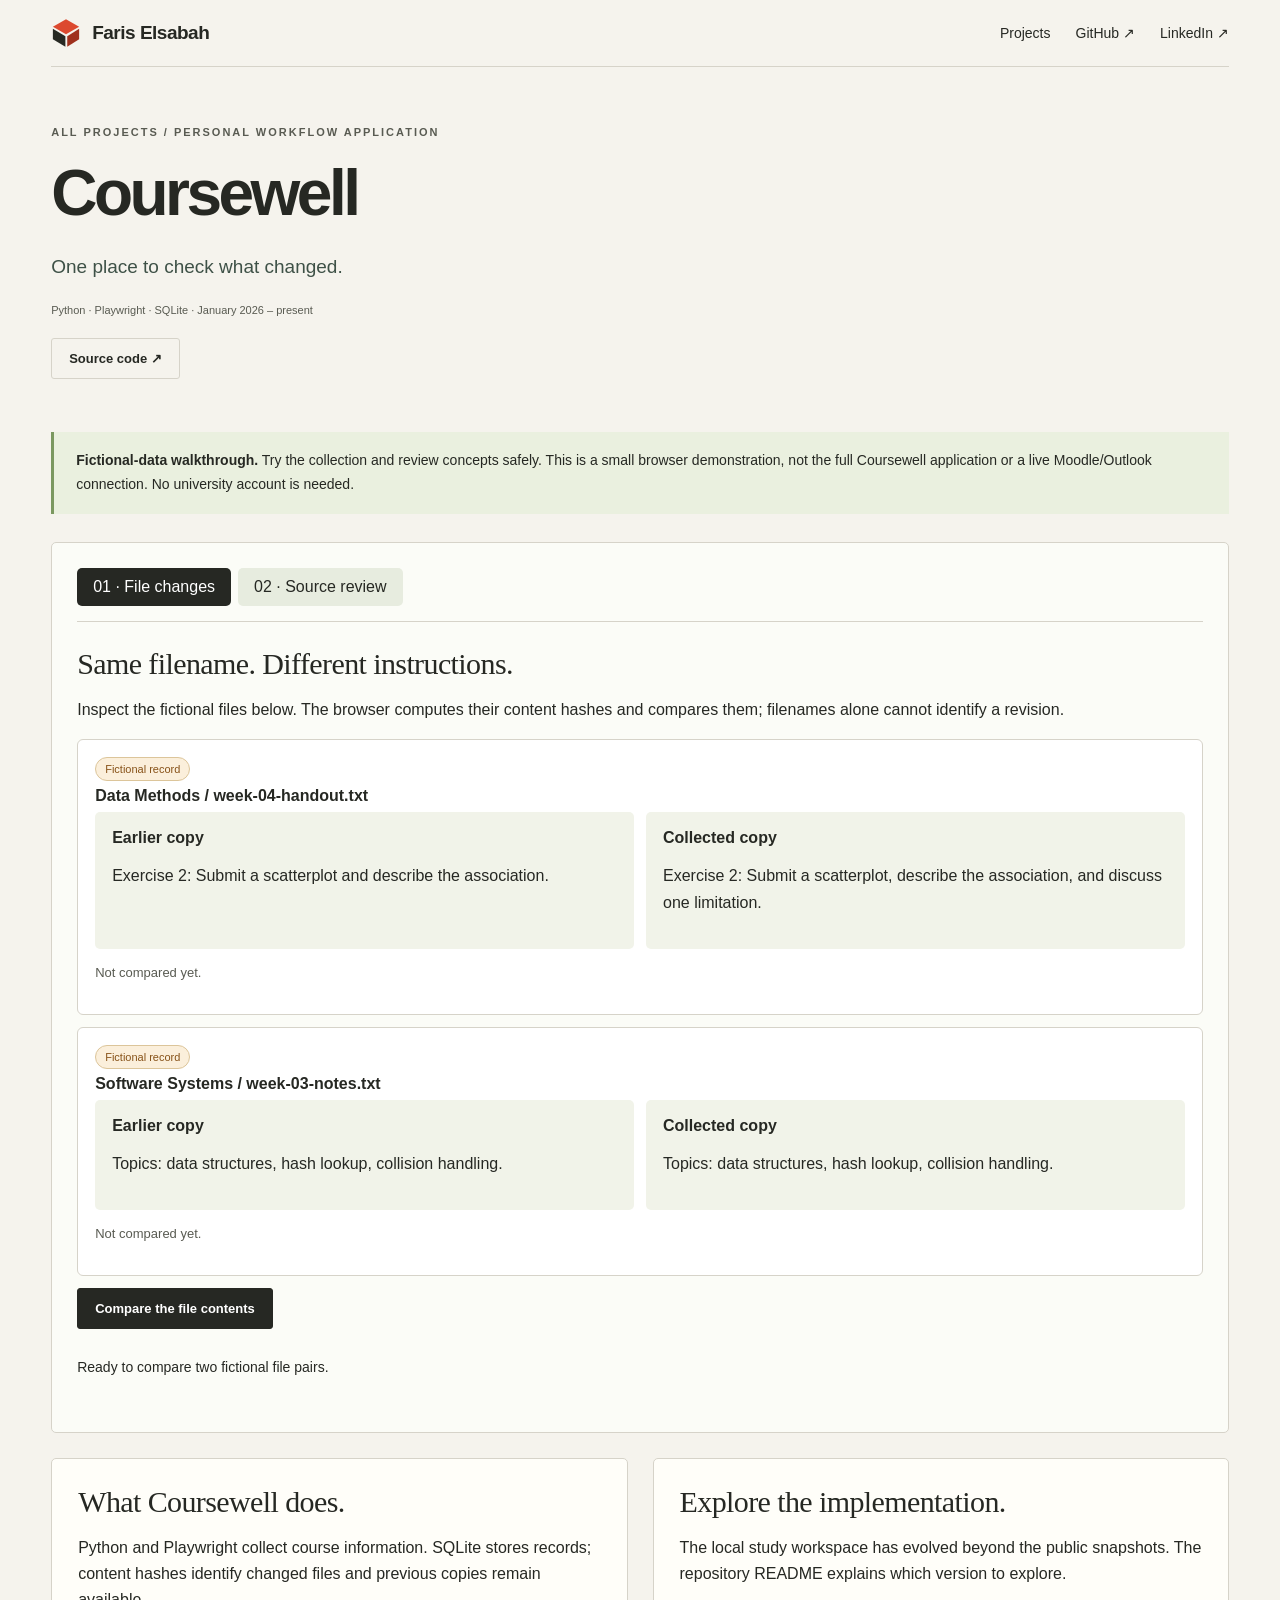
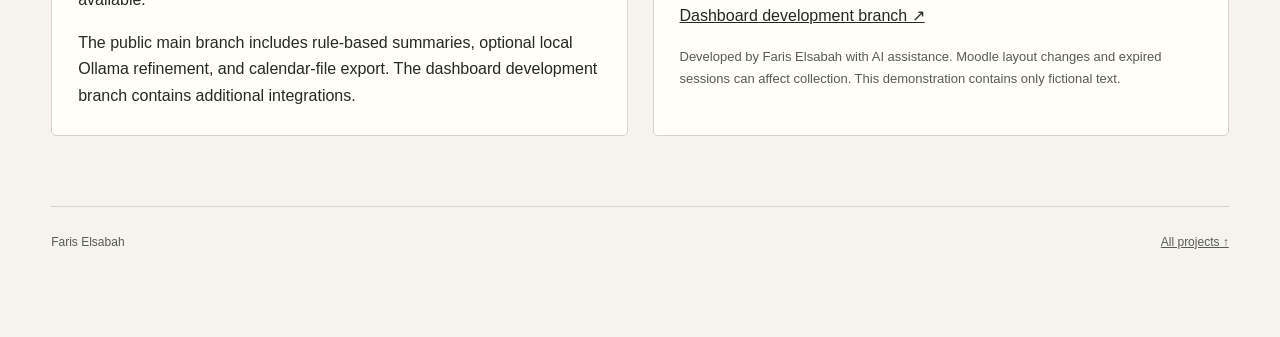
<file: coursewell.html>
<!doctype html><html lang="en"><head><link rel="canonical" href="https://fbelsabah.github.io/coursewell.html"><meta charset="utf-8"><meta name="viewport" content="width=device-width,initial-scale=1"><title>Coursewell | Faris Elsabah</title><meta name="description" content="One place to check what changed."><meta property="og:title" content="Coursewell"><meta property="og:description" content="One place to check what changed."><meta property="og:image" content="https://fbelsabah.github.io/assets__01-coursewell.jpg"><link rel="icon" href="/assets__favicon.svg" type="image/svg+xml"><link rel="stylesheet" href="/assets__style.css"><link rel="stylesheet" href="/portfolio-studio.css"><script defer src="/portfolio-motion.js"></script></head><body><a class="skip" href="#main">Skip to content</a><header class="nav"><a class="wordmark" href="/index.html"><img src="/city/mark.svg" width="30" height="30" alt="">Faris Elsabah</a><nav class="navlinks" aria-label="Main navigation"><a href="/index.html#work">Projects</a><a href="https://github.com/FBELSABAH" target="_blank" rel="noopener">GitHub ↗</a><a class="desktop" href="https://www.linkedin.com/in/fariselsabah/" target="_blank" rel="noopener">LinkedIn ↗</a></nav></header><main id="main" class="shell"><section class="project-hero"><p class="eyebrow"><a href="/index.html">All projects</a> / Personal workflow application</p><h1>Coursewell</h1><p class="lead">One place to check what changed.</p><div class="skillline">Python · Playwright · SQLite · January 2026 – present</div><div class="actions"><a class="secondary" href="https://github.com/FBELSABAH/coursewell" target="_blank" rel="noopener">Source code ↗</a></div></section><p class="notice green"><strong>Fictional-data walkthrough.</strong> Try the collection and review concepts safely. This is a small browser demonstration, not the full Coursewell application or a live Moodle/Outlook connection. No university account is needed.</p><div class="demo-shell"><div class="demo-tabs" role="tablist" aria-label="Coursewell walkthrough"><button role="tab" aria-selected="true" aria-controls="materials" id="tab-materials" data-tab="materials">01 · File changes</button><button role="tab" aria-selected="false" aria-controls="review" id="tab-review" data-tab="review">02 · Source review</button></div><section class="demo-view" role="tabpanel" aria-labelledby="tab-materials" id="materials"><h2 class="section-title" style="margin-top:25px">Same filename. Different instructions.</h2><p>Inspect the fictional files below. The browser computes their content hashes and compares them; filenames alone cannot identify a revision.</p><div id="file-records"></div><button class="primary" id="compare">Compare the file contents</button><p role="status" aria-live="polite" class="status-line" id="compare-status">Ready to compare two fictional file pairs.</p></section><section class="demo-view" role="tabpanel" aria-labelledby="tab-review" id="review" hidden><h2 class="section-title" style="margin-top:25px">Keep the source wording in view.</h2><p>These two invented messages disagree. Review both before deciding which date to use; this walkthrough never changes a calendar.</p><div id="deadline-sources"></div><div class="controls"><label>In this example, use <select id="deadline-choice"><option value="">Select after reviewing</option><option value="0">The course page’s date</option><option value="1">The instructor update’s date</option></select></label></div><p role="status" aria-live="polite" class="status-line" id="review-status">Neither source has been selected.</p></section></div><div class="two-col"><section class="panel"><h2>What Coursewell does.</h2><p>Python and Playwright collect course information. SQLite stores records; content hashes identify changed files and previous copies remain available.</p><p>The public main branch includes rule-based summaries, optional local Ollama refinement, and calendar-file export. The dashboard development branch contains additional integrations.</p></section><section class="panel"><h2>Explore the implementation.</h2><p>The local study workspace has evolved beyond the public snapshots. The repository README explains which version to explore.</p><p><a href="https://github.com/FBELSABAH/coursewell/tree/feature/dashboard-chat/dashboard">Dashboard development branch ↗</a></p><p class="notes">Developed by Faris Elsabah with AI assistance. Moodle layout changes and expired sessions can affect collection. This demonstration contains only fictional text.</p></section></div><footer class="footer"><span>Faris Elsabah</span><a href="/index.html#work">All projects ↑</a></footer></main><script src="/projects__coursewell__demo.js" defer></script></body></html>
</file>
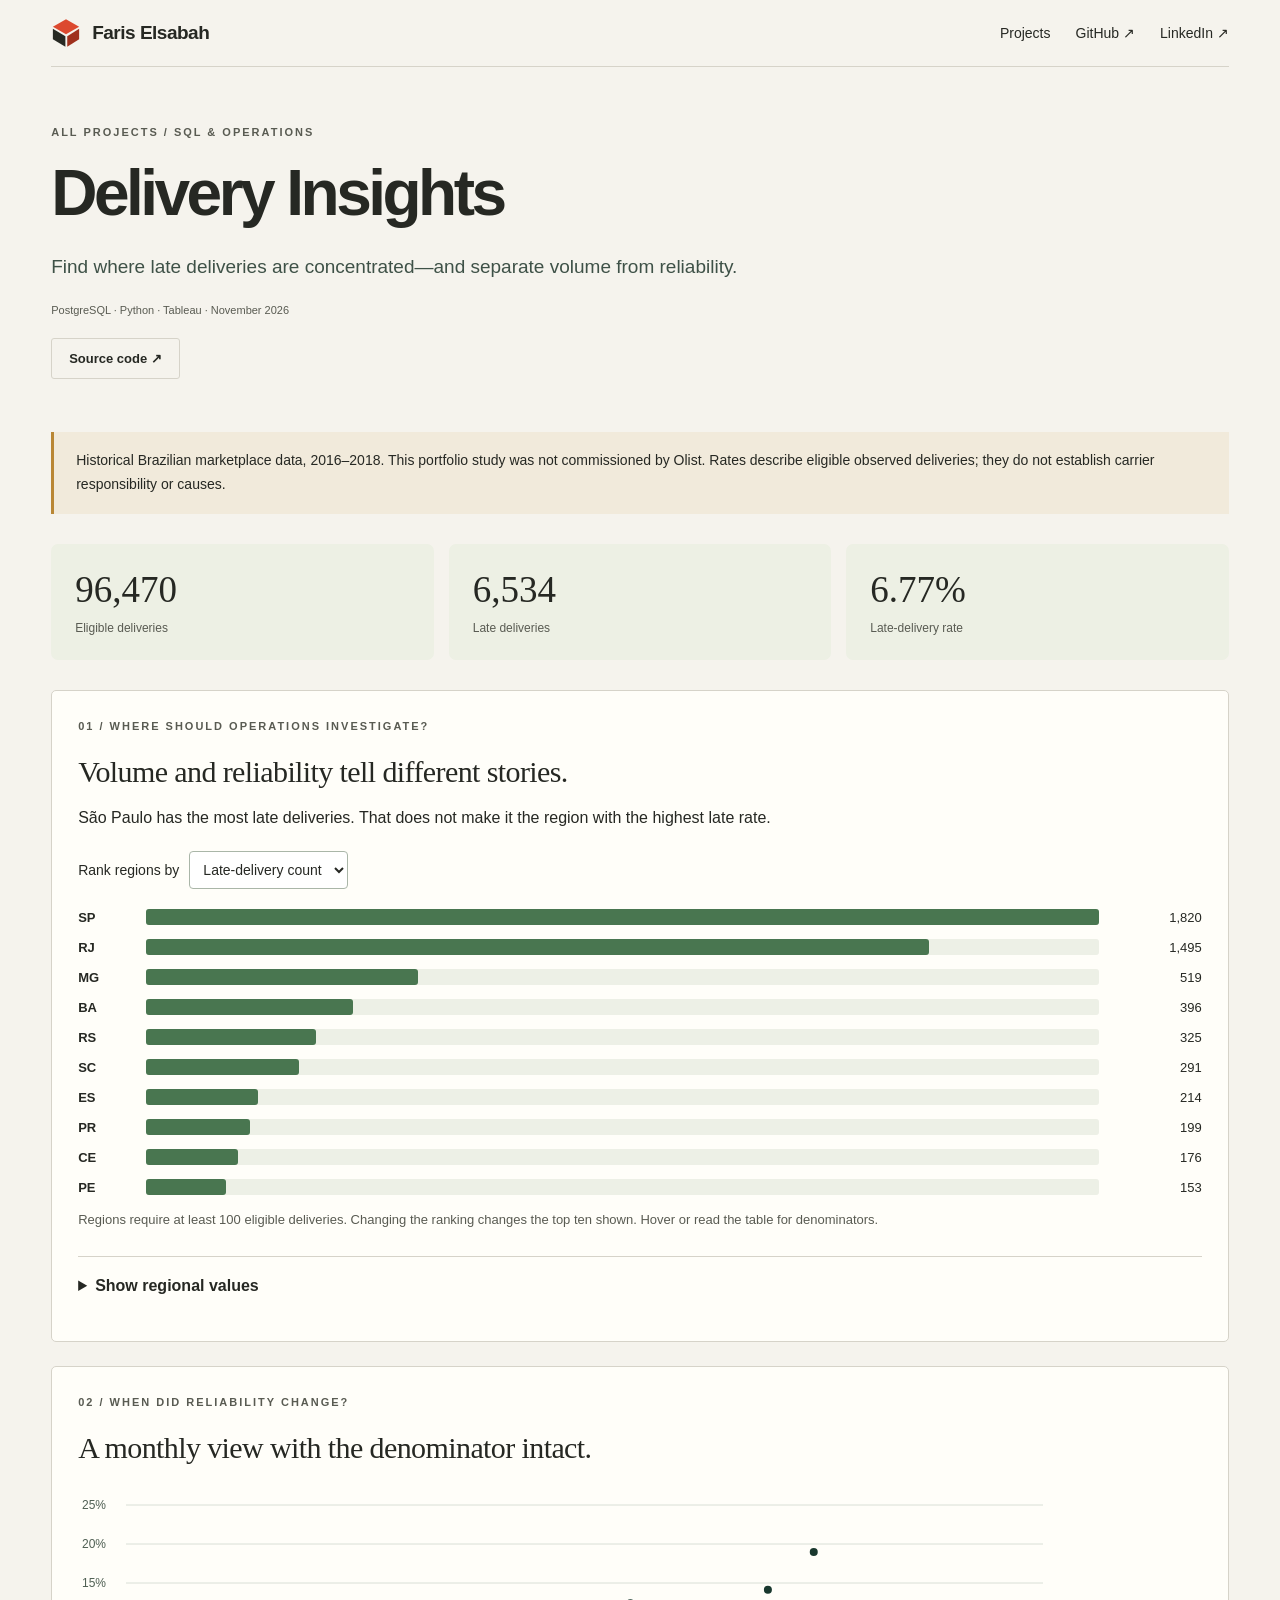
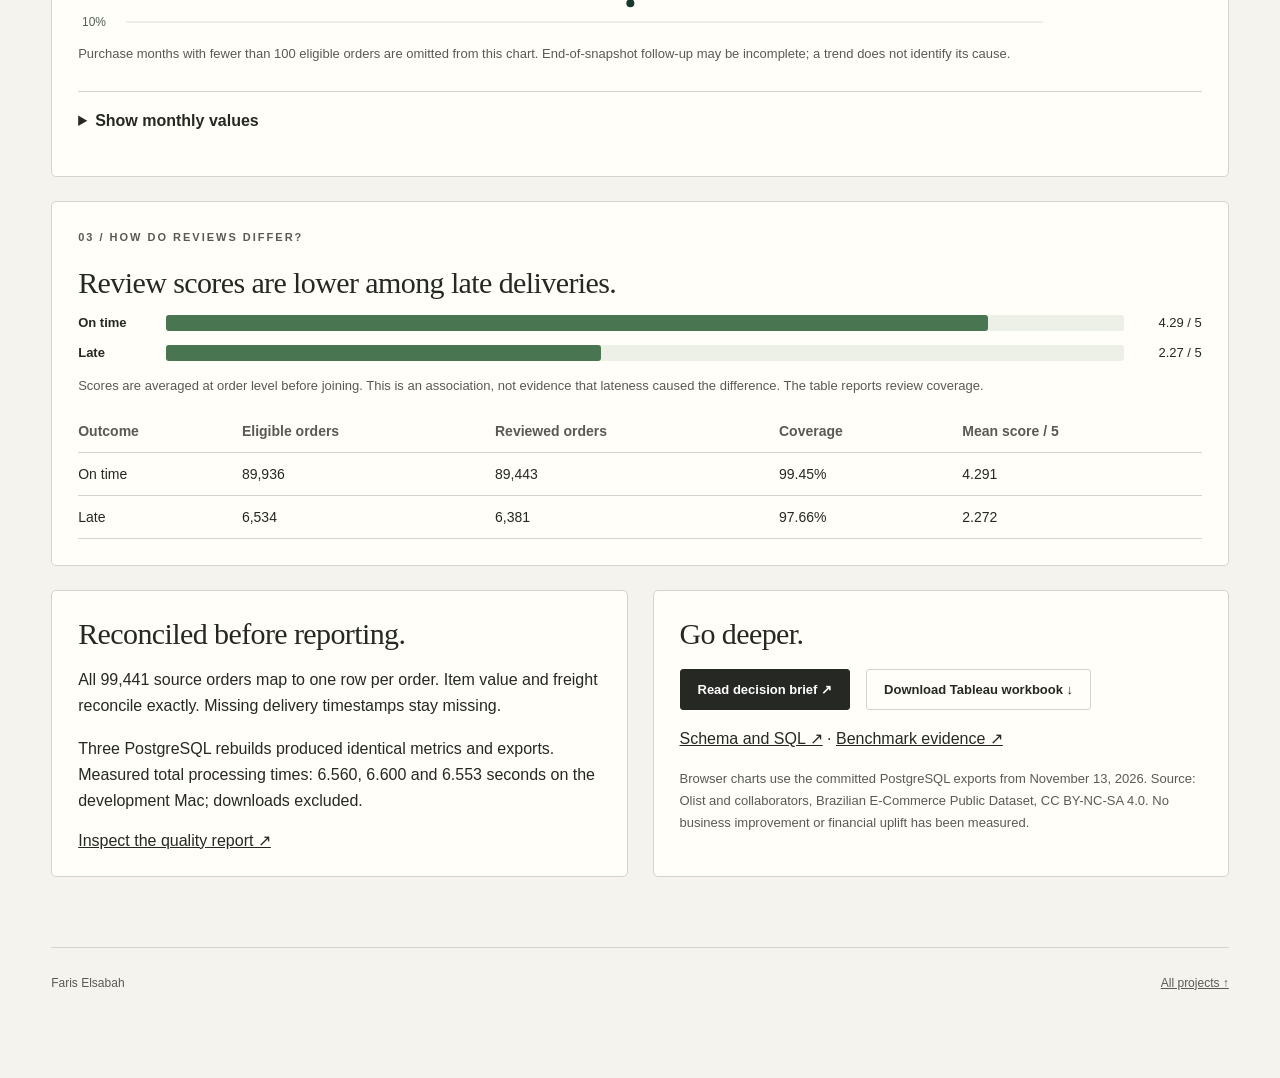
<file: delivery.html>
<!doctype html><html lang="en"><head><link rel="canonical" href="https://fbelsabah.github.io/delivery.html"><meta charset="utf-8"><meta name="viewport" content="width=device-width,initial-scale=1"><title>Delivery Insights | Faris Elsabah</title><meta name="description" content="Find where late deliveries are concentrated—and separate volume from reliability."><meta property="og:title" content="Delivery Insights"><meta property="og:description" content="Find where late deliveries are concentrated—and separate volume from reliability."><meta property="og:image" content="https://fbelsabah.github.io/assets__03-delivery-insights.jpg"><link rel="icon" href="/assets__favicon.svg" type="image/svg+xml"><link rel="stylesheet" href="/assets__style.css"><link rel="stylesheet" href="/portfolio-studio.css"><script defer src="/portfolio-motion.js"></script></head><body><a class="skip" href="#main">Skip to content</a><header class="nav"><a class="wordmark" href="/index.html"><img src="/city/mark.svg" width="30" height="30" alt="">Faris Elsabah</a><nav class="navlinks" aria-label="Main navigation"><a href="/index.html#work">Projects</a><a href="https://github.com/FBELSABAH" target="_blank" rel="noopener">GitHub ↗</a><a class="desktop" href="https://www.linkedin.com/in/fariselsabah/" target="_blank" rel="noopener">LinkedIn ↗</a></nav></header><main id="main" class="shell"><section class="project-hero"><p class="eyebrow"><a href="/index.html">All projects</a> / SQL &amp; operations</p><h1>Delivery Insights</h1><p class="lead">Find where late deliveries are concentrated—and separate volume from reliability.</p><div class="skillline">PostgreSQL · Python · Tableau · November 2026</div><div class="actions"><a class="secondary" href="https://github.com/FBELSABAH/delivery-insights" target="_blank" rel="noopener">Source code ↗</a></div></section><p class="notice">Historical Brazilian marketplace data, 2016–2018. This portfolio study was not commissioned by Olist. Rates describe eligible observed deliveries; they do not establish carrier responsibility or causes.</p><div class="stats"><div class="stat"><strong>96,470</strong><span>Eligible deliveries</span></div><div class="stat"><strong>6,534</strong><span>Late deliveries</span></div><div class="stat"><strong>6.77%</strong><span>Late-delivery rate</span></div></div><section class="panel"><p class="eyebrow">01 / Where should operations investigate?</p><h2>Volume and reliability tell different stories.</h2><p>São Paulo has the most late deliveries. That does not make it the region with the highest late rate.</p><div class="controls"><label>Rank regions by <select id="rank"><option value="late_orders">Late-delivery count</option><option value="late_pct">Late-delivery rate</option></select></label></div><div id="region-bars" role="img" aria-label="Top ten regions by selected late-delivery metric"></div><p class="notes">Regions require at least 100 eligible deliveries. Changing the ranking changes the top ten shown. Hover or read the table for denominators.</p><details class="read-more"><summary>Show regional values</summary><div id="region-table" class="table-wrap"></div></details></section><section class="panel"><p class="eyebrow">02 / When did reliability change?</p><h2>A monthly view with the denominator intact.</h2><div id="monthly-chart" class="chart" role="img" aria-label="Monthly late-delivery rates"></div><p class="notes">Purchase months with fewer than 100 eligible orders are omitted from this chart. End-of-snapshot follow-up may be incomplete; a trend does not identify its cause.</p><details class="read-more"><summary>Show monthly values</summary><div id="monthly-table" class="table-wrap"></div></details></section><section class="panel"><p class="eyebrow">03 / How do reviews differ?</p><h2>Review scores are lower among late deliveries.</h2><div id="review-bars"></div><p class="notes">Scores are averaged at order level before joining. This is an association, not evidence that lateness caused the difference. The table reports review coverage.</p><div id="review-table" class="table-wrap"></div></section><div class="two-col"><section class="panel"><h2>Reconciled before reporting.</h2><p>All 99,441 source orders map to one row per order. Item value and freight reconcile exactly. Missing delivery timestamps stay missing.</p><p>Three PostgreSQL rebuilds produced identical metrics and exports. Measured total processing times: 6.560, 6.600 and 6.553 seconds on the development Mac; downloads excluded.</p><a href="/projects__delivery__data_quality.json">Inspect the quality report ↗</a></section><section class="panel"><h2>Go deeper.</h2><div class="actions"><a class="primary" href="/projects__delivery__decision_brief.pdf">Read decision brief ↗</a><a class="secondary" href="/projects__delivery__Delivery_Insights.twbx" download>Download Tableau workbook ↓</a></div><p><a href="https://github.com/FBELSABAH/delivery-insights/blob/main/sql/postgres/schema.sql">Schema and SQL ↗</a> · <a href="/projects__delivery__benchmark.json">Benchmark evidence ↗</a></p><p class="notes">Browser charts use the committed PostgreSQL exports from November 13, 2026. Source: Olist and collaborators, Brazilian E-Commerce Public Dataset, CC BY-NC-SA 4.0. No business improvement or financial uplift has been measured.</p></section></div><footer class="footer"><span>Faris Elsabah</span><a href="/index.html#work">All projects ↑</a></footer></main><script src="/projects__delivery__delivery.js" defer></script></body></html>
</file>
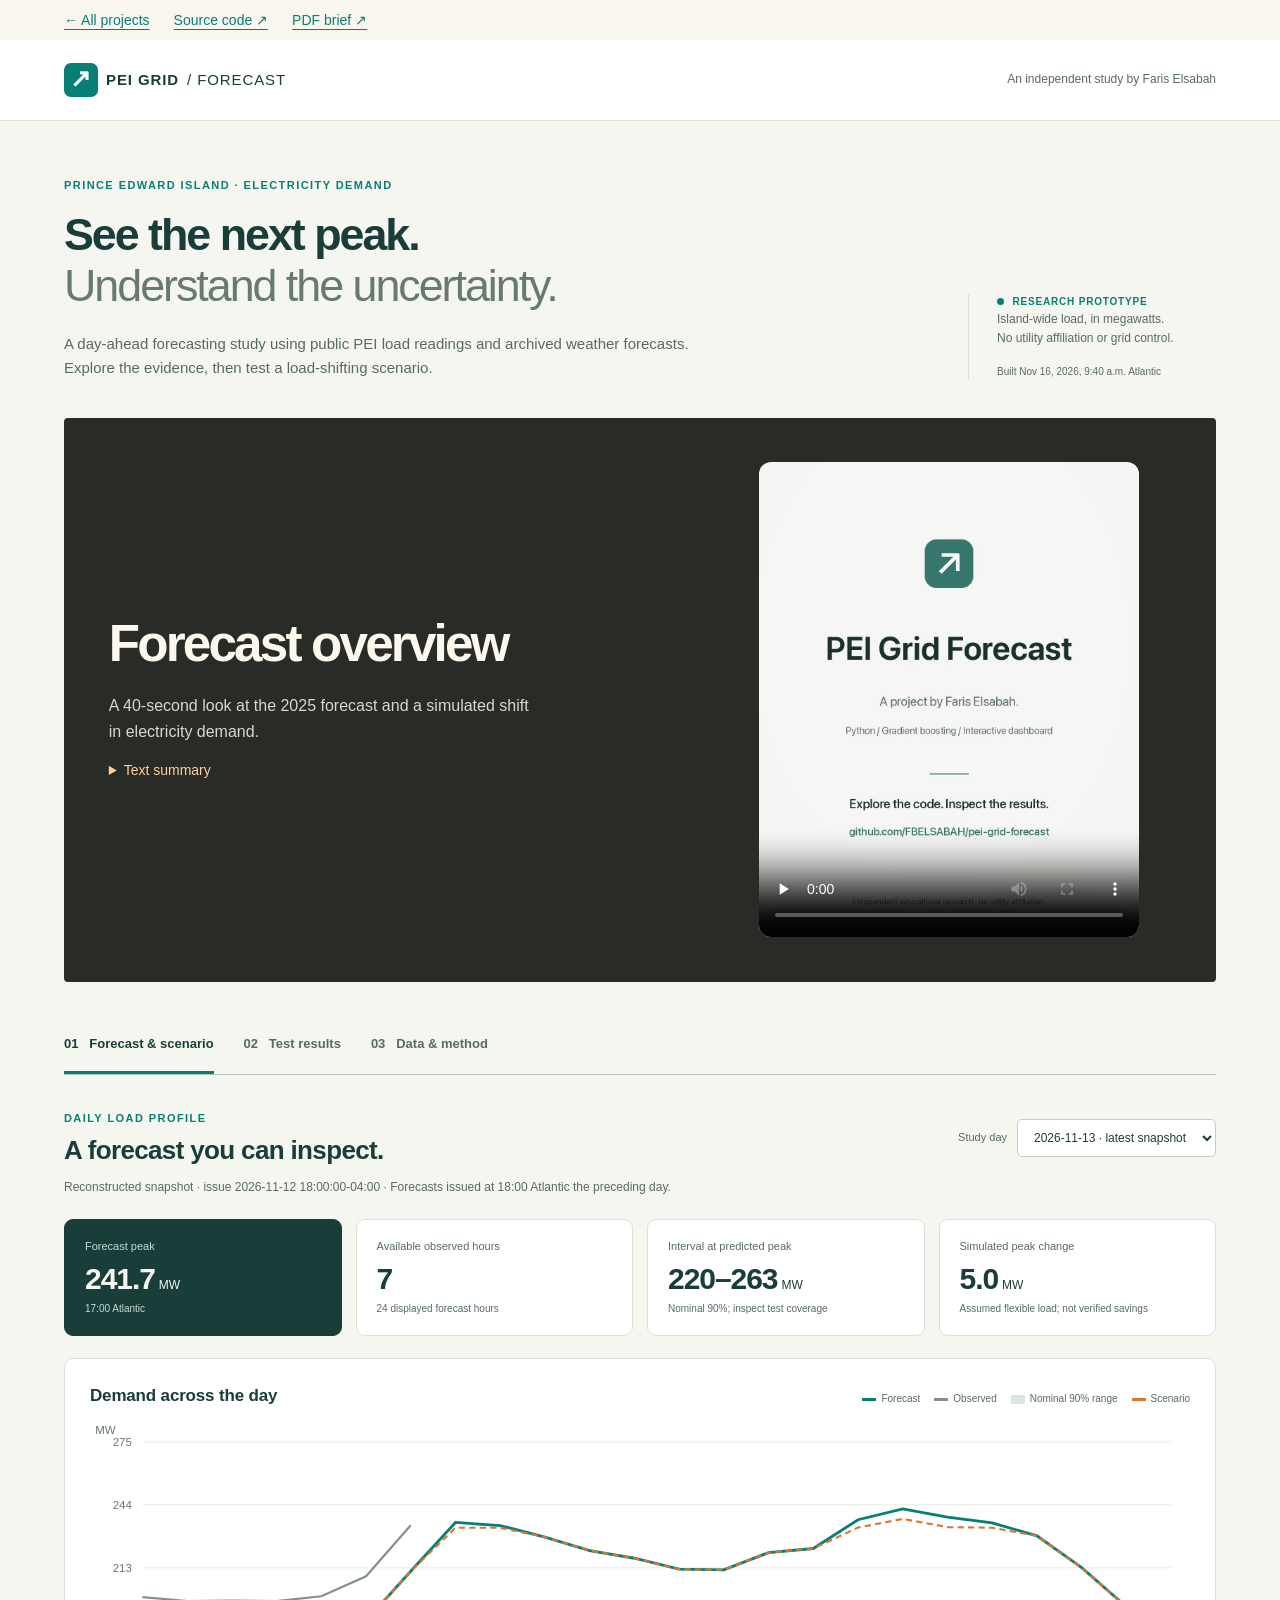
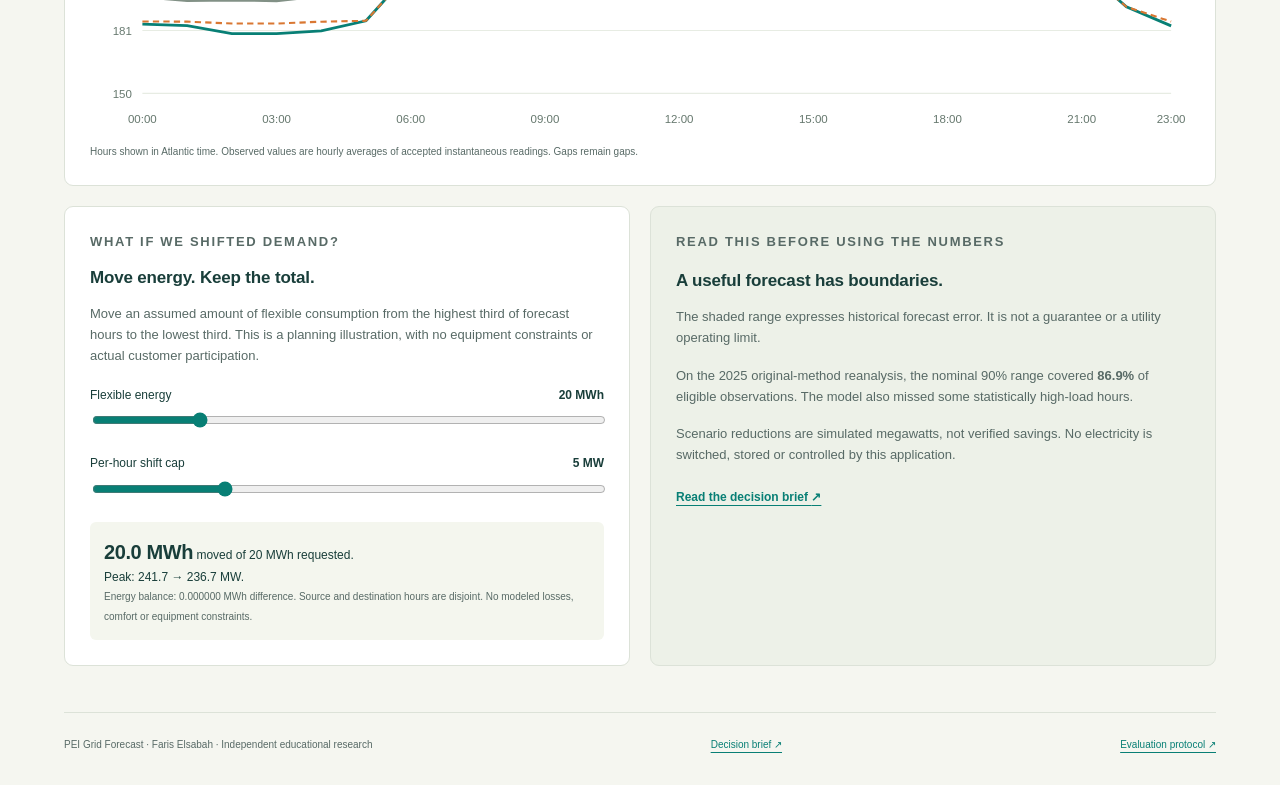
<file: grid.html>
<!doctype html>
<html lang="en">
<head><link rel="canonical" href="https://fbelsabah.github.io/grid.html"><meta charset="utf-8"><meta name="viewport" content="width=device-width, initial-scale=1"><title>PEI Grid Forecast | Faris Elsabah</title><meta property="og:title" content="PEI Grid Forecast"><meta property="og:description" content="Forecast tomorrow’s electricity demand. Inspect the errors, not just the headline score."><meta property="og:image" content="https://fbelsabah.github.io/assets__grid.png">
<meta name="description" content="An auditable study of day-ahead electricity demand on Prince Edward Island, with chronological backtests and a load-shifting simulator.">
<link rel="stylesheet" href="/projects__grid__style.css"><script src="/projects__grid__data.js" defer></script><script src="/projects__grid__app.js" defer></script><link rel="stylesheet" href="/portfolio-studio.css"><script defer src="/portfolio-motion.js"></script></head>
<body><nav style="padding:12px 5%;background:#f8f6ef;color:#19382e;display:flex;gap:24px;flex-wrap:wrap;font:14px Arial"><a href="/index.html">← All projects</a><a href="https://github.com/FBELSABAH/pei-grid-forecast" target="_blank" rel="noopener">Source code ↗</a><a href="/projects__grid__decision_brief.pdf">PDF brief ↗</a></nav>
<header><a href="#" class="brand" aria-label="PEI Grid Forecast home"><span class="brand-symbol">↗</span>PEI GRID<span class="light"> / FORECAST</span></a><span class="header-note">An independent study by Faris Elsabah</span></header>
<main>
<div class="intro"><div><p class="eyebrow">PRINCE EDWARD ISLAND · ELECTRICITY DEMAND</p><h1>See the next peak.<br><span>Understand the uncertainty.</span></h1><p class="lede">A day-ahead forecasting study using public PEI load readings and archived weather forecasts. Explore the evidence, then test a load-shifting scenario.</p></div><aside class="study-stamp"><span class="dot"></span> RESEARCH PROTOTYPE<p>Island-wide load, in megawatts.<br>No utility affiliation or grid control.</p><span id="snapshot-stamp"></span></aside></div>
<!-- grid-film:start -->

<section id="film" class="project-film" aria-labelledby="film-title">
  <div class="project-film-copy">
    <h2 id="film-title">Forecast overview</h2>
    <p id="film-description">A 40-second look at the 2025 forecast and a simulated shift in electricity demand.</p>
    <details><summary>Text summary</summary><p>PEI Grid Forecast uses public electricity-load readings and archived weather to estimate next-day hourly demand. The original model achieved 11.98 MW mean absolute error on 8,400 eligible 2025 hours, 34.1% lower than the strongest of three simple baselines. An interactive scenario shifts assumed flexible consumption while conserving energy. The nominal 90% interval covered 86.9% of eligible observations, and underprediction remains a weakness. This is retrospective educational research, with no utility affiliation, equipment control or measured savings.</p></details>
  </div>
  <figure>
    <video controls controlslist="nodownload" playsinline preload="none" width="1080" height="1350" poster="/projects__grid__project-film-poster.jpg" aria-label="PEI Grid Forecast project film" aria-describedby="film-description">
      <source src="/projects__grid__project-film.mp4" type="video/mp4">
      <p>The text summary covers the film’s findings.</p>
    </video>
  </figure>
</section>
<!-- grid-film:end -->
<nav id="study-views" class="tabs" aria-label="Study views"><button data-tab="forecast" class="active" aria-selected="true">01 &nbsp; Forecast & scenario</button><button data-tab="performance" aria-selected="false">02 &nbsp; Test results</button><button data-tab="method" aria-selected="false">03 &nbsp; Data & method</button></nav>
<section id="forecast" class="view">
<div class="section-heading"><div><p class="eyebrow">DAILY LOAD PROFILE</p><h2>A forecast you can inspect.</h2></div><label class="date-label">Study day<select id="day-select" aria-label="Select study day"></select></label></div>
<p class="note" id="day-note"></p>
<div class="kpis" id="forecast-kpis"></div>
<div class="panel chart-panel"><div class="panel-head"><h3>Demand across the day</h3><div class="legend"><span><i class="forecast"></i>Forecast</span><span><i class="actual"></i>Observed</span><span><i class="band"></i>Nominal 90% range</span><span><i class="scenario"></i>Scenario</span></div></div><div id="profile-chart" class="chart" role="img" aria-label="Hourly forecast and observed electricity demand"></div><p class="caption">Hours shown in Atlantic time. Observed values are hourly averages of accepted instantaneous readings. Gaps remain gaps.</p></div>
<div class="two-col"><div class="panel simulator"><p class="eyebrow">WHAT IF WE SHIFTED DEMAND?</p><h3>Move energy. Keep the total.</h3><p>Move an assumed amount of flexible consumption from the highest third of forecast hours to the lowest third. This is a planning illustration, with no equipment constraints or actual customer participation.</p><label for="energy">Flexible energy <output id="energy-value">20 MWh</output></label><input id="energy" type="range" min="0" max="100" value="20" step="1"><label for="cap">Per-hour shift cap <output id="cap-value">5 MW</output></label><input id="cap" type="range" min="0" max="20" value="5" step="1"><div id="scenario-result" aria-live="polite"></div></div>
<div class="panel interpretation"><p class="eyebrow">READ THIS BEFORE USING THE NUMBERS</p><h3>A useful forecast has boundaries.</h3><p>The shaded range expresses historical forecast error. It is not a guarantee or a utility operating limit.</p><p>On the 2025 original-method reanalysis, the nominal 90% range covered <strong id="coverage"></strong> of eligible observations. The model also missed some statistically high-load hours.</p><p>Scenario reductions are simulated megawatts, not verified savings. No electricity is switched, stored or controlled by this application.</p><a href="/projects__grid__brief.html">Read the decision brief <span aria-hidden="true">↗</span></a></div></div>
</section>
<section id="performance" class="view" hidden>
<div class="section-heading"><div><p class="eyebrow">POST-AUDIT REANALYSIS · JANUARY–DECEMBER 2025</p><h2>Measured against simple alternatives.</h2></div><a href="/projects__grid__results.json" download class="download">Download results JSON ↓</a></div>
<div class="kpis" id="performance-kpis"></div>
<div class="two-col"><div class="panel"><h3>Hourly mean absolute error</h3><p class="caption">Lower is better · MW · identical eligible hours</p><div id="comparison-chart" class="bars"></div></div><div class="panel"><h3>High-load detection</h3><p class="caption">Threshold: each fold's training-load 95th percentile, not grid capacity.</p><div id="peak-results"></div><p class="caption">Precision: how often an alert was correct. Recall: how many high-load hours were identified.</p></div></div>
<div class="panel"><div class="panel-head"><h3>Every quarterly test window</h3><span class="caption">2025 primary test + 2026 extension</span></div><div class="table-wrap"><table><thead><tr><th>Test window</th><th>Hours</th><th>Model MAE</th><th>Baseline MAE*</th><th>Interval coverage</th></tr></thead><tbody id="fold-table"></tbody></table></div><p class="caption">* The same two-/seven-day mean baseline in every row. Model choice uses January–June 2024 only. Quarterly refits use only earlier labels.</p></div>
<div class="panel"><h3>Winter revision: useful progress, remaining uncertainty</h3><div id="revision-results"></div><img src="/projects__grid__seasonal_diagnostics.png" alt="2025 monthly error, interval coverage, width and eligibility; February has low data coverage" style="width:100%;height:auto"></div>
<div class="two-col"><div class="panel"><h3>How strong is the improvement?</h3><p id="bootstrap-note"></p><p class="caption">Approximate 95% interval using 1,000 seeded resamples of seven-day blocks. Temporal dependence and source revisions remain limitations.</p></div><div class="panel"><h3>Where to investigate next</h3><p>Underprediction and imperfect interval coverage remain visible in the results. Before an operational pilot, test a prospectively logged forecast, verify the load definition with a utility, and review the largest-error days.</p><div id="worst-days"></div></div></div>
</section>
<section id="method" class="view" hidden>
<div class="section-heading"><div><p class="eyebrow">PROVENANCE, COVERAGE & LIMITATIONS</p><h2>Trace the result back to the source.</h2></div><a href="/projects__grid__data_audit.json" download class="download">Download data audit ↓</a></div>
<div class="kpis" id="audit-kpis"></div>
<div class="two-col"><div class="panel"><h3>01 / Electricity</h3><p>Peter Rukavina's community-maintained archive of the Government of PEI's public electricity indicators. These are sampled load readings, not a utility meter dataset.</p><p id="load-range"></p><a href="https://energy.reinvented.net/" target="_blank" rel="noreferrer">Archive & source attribution ↗</a><p class="caption">The current feed's Unix timestamp matches Atlantic wall time. Historical timezone handling is an assumption. Ambiguous DST observations are rejected.</p></div><div class="panel"><h3>02 / Weather</h3><p>Open-Meteo's GFS seamless temperature forecast at a fixed 48-hour lead, at a representative Charlottetown point. It is deliberately older than the study's daily issue time.</p><a href="https://open-meteo.com/en/docs/previous-runs-api" target="_blank" rel="noreferrer">Forecast archive & methodology ↗</a><p class="caption">Weather data: CC BY 4.0, Open-Meteo / upstream GFS. API access terms apply separately. This is not an exact reconstruction of each latest available weather run.</p></div></div>
<div class="panel"><h3>03 / A clock before a model</h3><div class="timeline"><div><b>18:00 Atlantic</b><p>Issue the next local day's hourly forecast, including 23- and 25-hour DST days.</p></div><div><b>One-hour buffer</b><p>Use load intervals ending by 17:00. Electricity publication latency is assumed; historical release vintages are unavailable.</p></div><div><b>Separate windows</b><p>Select the model on 2024 development data. Calibrate intervals on earlier, separate data. Keep the original method fixed. Report the post-audit monthly revision separately as exploratory.</p></div></div></div>
<div class="panel"><h3>Monthly eligibility: which hours are represented?</h3><div class="table-wrap"><table><thead><tr><th>Month</th><th>Eligible / calendar hours</th><th>Coverage</th><th>Hours blocked by history gate</th></tr></thead><tbody id="monthly-eligibility"></tbody></table></div><p class="caption">February 2025 has particularly low coverage. No target interpolation. Missing-field causes can overlap; details are in <a href="/projects__grid__monthly_eligibility.csv" download>monthly eligibility CSV</a>. Results do not establish performance during excluded periods.</p></div>
<div class="two-col"><div class="panel"><h3>Quality checks</h3><ul><li>Reject invalid and nonpositive load readings.</li><li>Flag repeated readings only once four hours have elapsed; gaps over 30 minutes reset the run. Never reject earlier readings using a future run end.</li><li>Require at least three observations spanning 30 minutes per accepted hour.</li><li>Never interpolate target demand. Score all methods on the same eligible hours.</li><li>Fingerprint source files, features and prediction outputs.</li></ul><p id="exclusions"></p></div><div class="panel"><h3>What this cannot establish</h3><ul><li>Actual bill savings, emissions reductions or usable flexible capacity.</li><li>Summerside-only demand from province-wide observations.</li><li>Grid safety, operating limits or outage causes.</li><li>Performance during excluded poor-data periods.</li><li>Independent prospective accuracy: this is retrospective testing on downloaded archives.</li></ul><a href="/projects__grid__backtest_predictions.csv" download>Download every scored prediction ↓</a></div></div>
</section>
<noscript><p>This application needs JavaScript. The <a href="/projects__grid__brief.html">decision brief</a> is available without it.</p></noscript>
<footer><span>PEI Grid Forecast · Faris Elsabah · Independent educational research</span><a href="/projects__grid__brief.html">Decision brief ↗</a><a href="/projects__grid__protocol.json">Evaluation protocol ↗</a></footer>
</main></body></html>
</file>
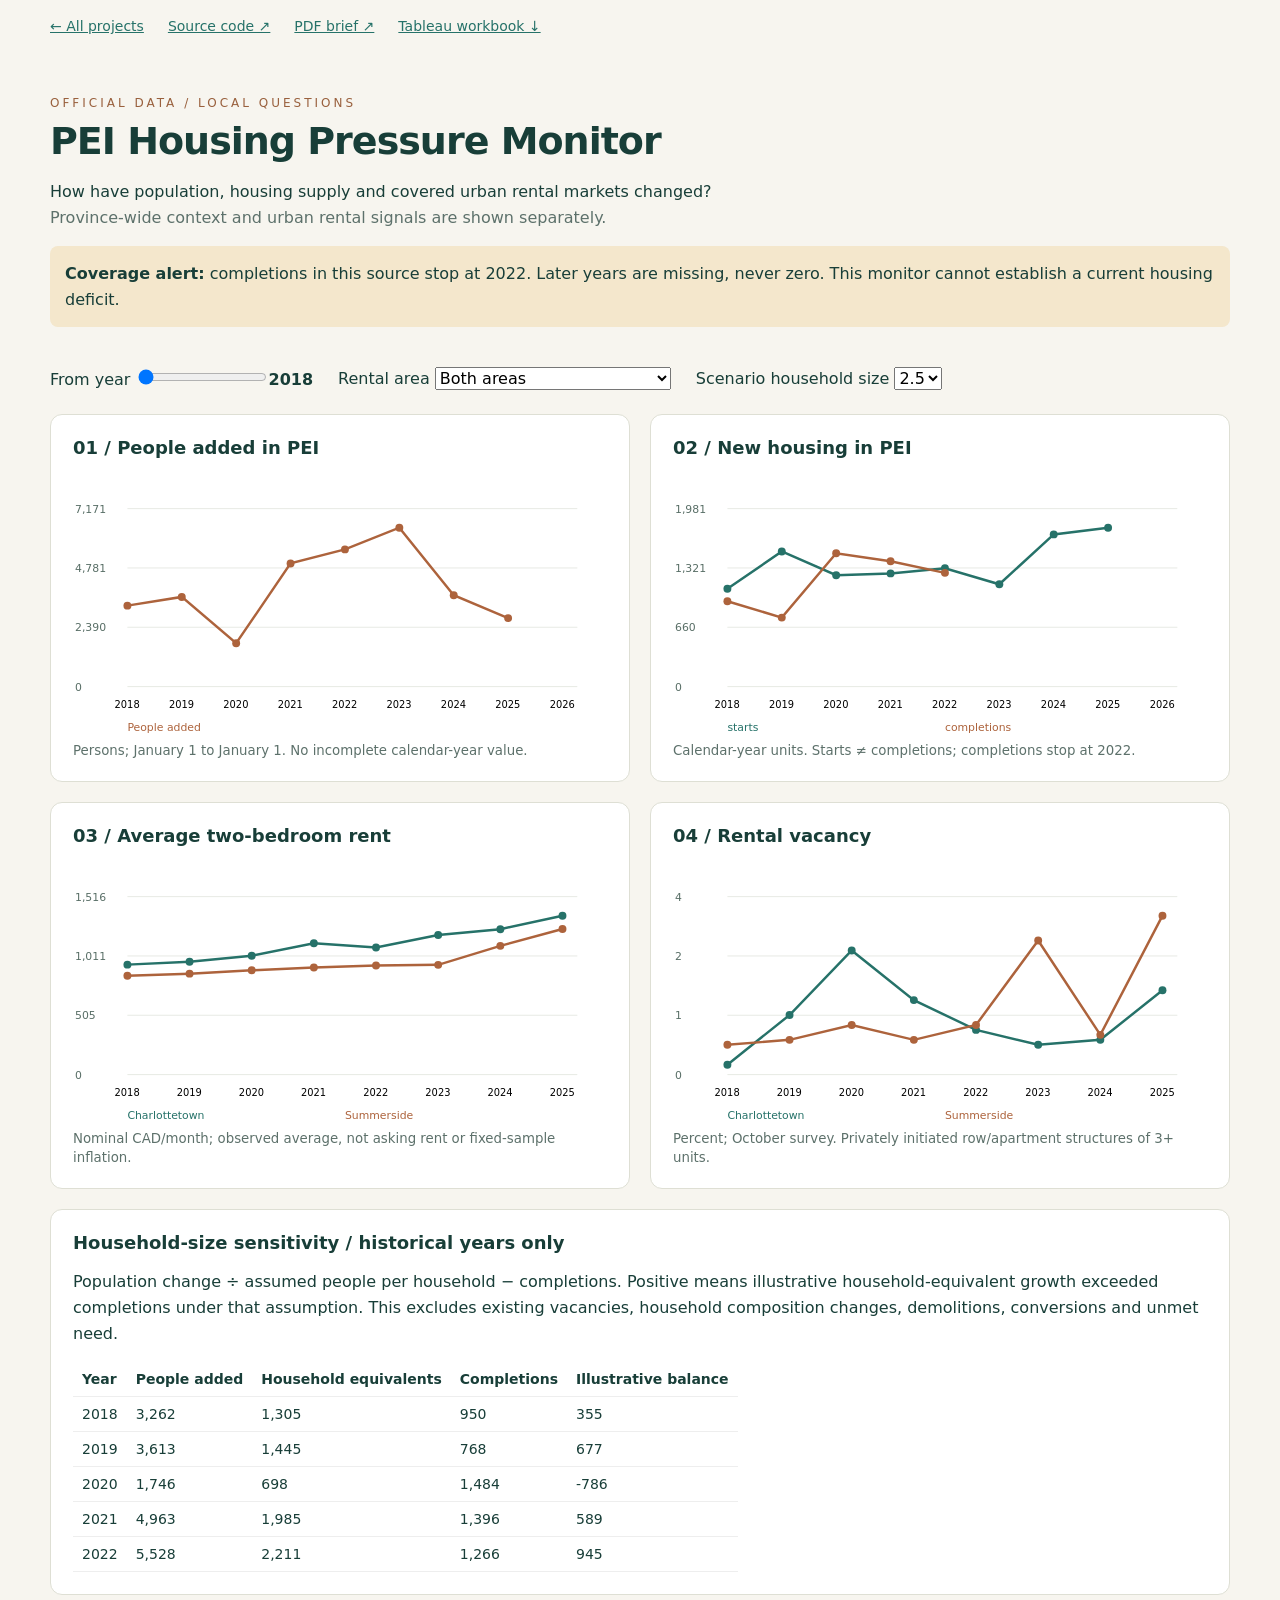
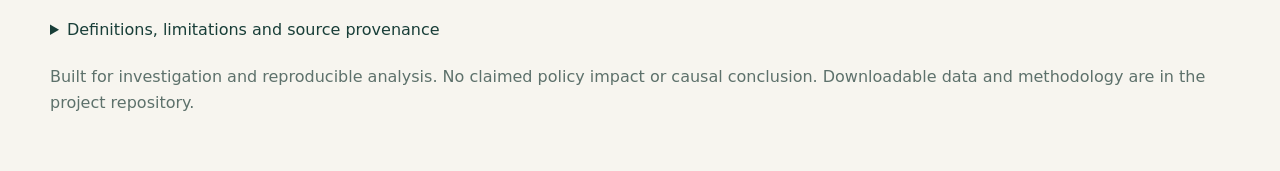
<file: housing.html>
<!doctype html><html lang="en"><meta charset="utf-8"><meta name="viewport" content="width=device-width,initial-scale=1"><title>PEI Housing Pressure Monitor</title><meta property="og:title" content="PEI Housing Pressure"><meta property="og:description" content="Explore population, housing completions, rents and vacancy without mixing geographies."><meta property="og:image" content="https://fbelsabah.github.io/assets__housing.png"><style>body{margin:0;background:#f7f5ef;color:#183e38;font:16px system-ui}main{max-width:1180px;margin:auto;padding:40px 25px}h1{font-size:38px;letter-spacing:-1px;margin:8px 0}p{line-height:1.6}.tag{letter-spacing:3px;font-size:12px;color:#99603d}.grid{display:grid;grid-template-columns:1fr 1fr;gap:20px}.card{background:white;border:1px solid #dedfd4;border-radius:12px;padding:22px}.card h2{font-size:18px;margin:0 0 16px}svg{width:100%;height:auto}.controls{display:flex;gap:25px;flex-wrap:wrap;padding:24px 0}select,input{font:inherit}small,.muted{color:#5d716b}.notice{background:#f4e7cc;padding:15px;border-radius:8px}table{border-collapse:collapse;width:100%;font-size:14px}td,th{text-align:left;padding:9px;border-bottom:1px solid #eee}details{margin:25px 0}a{color:#267269}@media(max-width:700px){.grid{grid-template-columns:1fr}h1{font-size:29px}}table{display:block;overflow-x:auto;max-width:100%}small,a{overflow-wrap:anywhere}.card{min-width:0}</style><link rel="stylesheet" href="/portfolio-studio.css"><script defer src="/portfolio-motion.js"></script><nav style="padding:18px 25px;max-width:1180px;margin:auto;display:flex;gap:24px;flex-wrap:wrap;font:14px system-ui"><a href="/index.html">← All projects</a><a href="https://github.com/FBELSABAH/pei-housing-pressure" target="_blank" rel="noopener">Source code ↗</a><a href="/projects__housing__decision_brief.pdf">PDF brief ↗</a><a href="/projects__housing__PEI_Housing.twbx" download>Tableau workbook ↓</a></nav><main><span class="tag">OFFICIAL DATA / LOCAL QUESTIONS</span><h1>PEI Housing Pressure Monitor</h1><p>How have population, housing supply and covered urban rental markets changed?<br><span class="muted">Province-wide context and urban rental signals are shown separately.</span></p><p class="notice"><b>Coverage alert:</b> completions in this source stop at 2022. Later years are missing, never zero. This monitor cannot establish a current housing deficit.</p><div class="controls"><label>From year <input id="year" type="range" min="2018" max="2024" value="2018"><b id="yearLabel">2018</b></label><label>Rental area <select id="area"><option>Both areas</option><option>Charlottetown survey area</option><option>Summerside survey area</option></select></label><label>Scenario household size <select id="size"><option>2.0</option><option selected>2.5</option><option>3.0</option></select></label></div><div class="grid"><section class="card"><h2>01 / People added in PEI</h2><div id="pop"></div><small>Persons; January 1 to January 1. No incomplete calendar-year value.</small></section><section class="card"><h2>02 / New housing in PEI</h2><div id="homes"></div><small>Calendar-year units. Starts ≠ completions; completions stop at 2022.</small></section><section class="card"><h2>03 / Average two-bedroom rent</h2><div id="rent"></div><small>Nominal CAD/month; observed average, not asking rent or fixed-sample inflation.</small></section><section class="card"><h2>04 / Rental vacancy</h2><div id="vacancy"></div><small>Percent; October survey. Privately initiated row/apartment structures of 3+ units.</small></section></div><section class="card" style="margin-top:20px"><h2>Household-size sensitivity / historical years only</h2><p>Population change ÷ assumed people per household − completions. Positive means illustrative household-equivalent growth exceeded completions under that assumption. This excludes existing vacancies, household composition changes, demolitions, conversions and unmet need.</p><div id="scenarios"></div></section><details><summary>Definitions, limitations and source provenance</summary><p>Urban survey-area labels are not municipal boundaries. Provincial population is not allocated to Charlottetown. No rural rental figures are inferred. Vacancy and rent series share the selected row/apartment 3+ structure definition, but different bedroom coverage: rent is two-bedroom; vacancy is all covered units. DGUID values are retained from each publisher table; do not interpret their vintage strings as proof of constant boundaries. Historical revisions may change future runs.</p><div id="sources"></div></details><p class="muted">Built for investigation and reproducible analysis. No claimed policy impact or causal conclusion. Downloadable data and methodology are in the project repository.</p></main><script>const D={"annual": [{"year": 2018.0, "population_jan1": 150619.0, "population_change": 3262.0, "starts": 1089.0, "completions": 950.0}, {"year": 2019.0, "population_jan1": 153881.0, "population_change": 3613.0, "starts": 1504.0, "completions": 768.0}, {"year": 2020.0, "population_jan1": 157494.0, "population_change": 1746.0, "starts": 1240.0, "completions": 1484.0}, {"year": 2021.0, "population_jan1": 159240.0, "population_change": 4963.0, "starts": 1260.0, "completions": 1396.0}, {"year": 2022.0, "population_jan1": 164203.0, "population_change": 5528.0, "starts": 1318.0, "completions": 1266.0}, {"year": 2023.0, "population_jan1": 169731.0, "population_change": 6403.0, "starts": 1139.0, "completions": null}, {"year": 2024.0, "population_jan1": 176134.0, "population_change": 3682.0, "starts": 1694.0, "completions": null}, {"year": 2025.0, "population_jan1": 179816.0, "population_change": 2760.0, "starts": 1769.0, "completions": null}, {"year": 2026.0, "population_jan1": 182576.0, "population_change": null, "starts": null, "completions": null}], "rental": [{"year": 2018.0, "geo": "Charlottetown survey area", "rent_2br": 937.0, "observed_rent_change_pct": 2.8540065861690556, "vacancy_pct": 0.2}, {"year": 2019.0, "geo": "Charlottetown survey area", "rent_2br": 962.0, "observed_rent_change_pct": 2.6680896478121774, "vacancy_pct": 1.2}, {"year": 2020.0, "geo": "Charlottetown survey area", "rent_2br": 1013.0, "observed_rent_change_pct": 5.301455301455293, "vacancy_pct": 2.5}, {"year": 2021.0, "geo": "Charlottetown survey area", "rent_2br": 1119.0, "observed_rent_change_pct": 10.463968410661394, "vacancy_pct": 1.5}, {"year": 2022.0, "geo": "Charlottetown survey area", "rent_2br": 1083.0, "observed_rent_change_pct": -3.217158176943702, "vacancy_pct": 0.9}, {"year": 2023.0, "geo": "Charlottetown survey area", "rent_2br": 1190.0, "observed_rent_change_pct": 9.879963065558627, "vacancy_pct": 0.6}, {"year": 2024.0, "geo": "Charlottetown survey area", "rent_2br": 1239.0, "observed_rent_change_pct": 4.117647058823537, "vacancy_pct": 0.7}, {"year": 2025.0, "geo": "Charlottetown survey area", "rent_2br": 1354.0, "observed_rent_change_pct": 9.281678773204206, "vacancy_pct": 1.7}, {"year": 2018.0, "geo": "Summerside survey area", "rent_2br": 842.0, "observed_rent_change_pct": 3.950617283950608, "vacancy_pct": 0.6}, {"year": 2019.0, "geo": "Summerside survey area", "rent_2br": 860.0, "observed_rent_change_pct": 2.13776722090262, "vacancy_pct": 0.7}, {"year": 2020.0, "geo": "Summerside survey area", "rent_2br": 889.0, "observed_rent_change_pct": 3.3720930232558066, "vacancy_pct": 1.0}, {"year": 2021.0, "geo": "Summerside survey area", "rent_2br": 912.0, "observed_rent_change_pct": 2.5871766029246235, "vacancy_pct": 0.7}, {"year": 2022.0, "geo": "Summerside survey area", "rent_2br": 930.0, "observed_rent_change_pct": 1.9736842105263053, "vacancy_pct": 1.0}, {"year": 2023.0, "geo": "Summerside survey area", "rent_2br": 935.0, "observed_rent_change_pct": 0.5376344086021501, "vacancy_pct": 2.7}, {"year": 2024.0, "geo": "Summerside survey area", "rent_2br": 1097.0, "observed_rent_change_pct": 17.32620320855616, "vacancy_pct": 0.8}, {"year": 2025.0, "geo": "Summerside survey area", "rent_2br": 1241.0, "observed_rent_change_pct": 13.126709206927977, "vacancy_pct": 3.2}], "scenarios": [{"year": 2018.0, "household_size": 2.0, "population_change": 3262.0, "completions": 950.0, "illustrative_households": 1631.0, "illustrative_pressure_balance": 681.0}, {"year": 2018.0, "household_size": 2.5, "population_change": 3262.0, "completions": 950.0, "illustrative_households": 1304.8, "illustrative_pressure_balance": 354.79999999999995}, {"year": 2018.0, "household_size": 3.0, "population_change": 3262.0, "completions": 950.0, "illustrative_households": 1087.3333333333333, "illustrative_pressure_balance": 137.33333333333326}, {"year": 2019.0, "household_size": 2.0, "population_change": 3613.0, "completions": 768.0, "illustrative_households": 1806.5, "illustrative_pressure_balance": 1038.5}, {"year": 2019.0, "household_size": 2.5, "population_change": 3613.0, "completions": 768.0, "illustrative_households": 1445.2, "illustrative_pressure_balance": 677.2}, {"year": 2019.0, "household_size": 3.0, "population_change": 3613.0, "completions": 768.0, "illustrative_households": 1204.3333333333333, "illustrative_pressure_balance": 436.33333333333326}, {"year": 2020.0, "household_size": 2.0, "population_change": 1746.0, "completions": 1484.0, "illustrative_households": 873.0, "illustrative_pressure_balance": -611.0}, {"year": 2020.0, "household_size": 2.5, "population_change": 1746.0, "completions": 1484.0, "illustrative_households": 698.4, "illustrative_pressure_balance": -785.6}, {"year": 2020.0, "household_size": 3.0, "population_change": 1746.0, "completions": 1484.0, "illustrative_households": 582.0, "illustrative_pressure_balance": -902.0}, {"year": 2021.0, "household_size": 2.0, "population_change": 4963.0, "completions": 1396.0, "illustrative_households": 2481.5, "illustrative_pressure_balance": 1085.5}, {"year": 2021.0, "household_size": 2.5, "population_change": 4963.0, "completions": 1396.0, "illustrative_households": 1985.2, "illustrative_pressure_balance": 589.2}, {"year": 2021.0, "household_size": 3.0, "population_change": 4963.0, "completions": 1396.0, "illustrative_households": 1654.3333333333333, "illustrative_pressure_balance": 258.33333333333326}, {"year": 2022.0, "household_size": 2.0, "population_change": 5528.0, "completions": 1266.0, "illustrative_households": 2764.0, "illustrative_pressure_balance": 1498.0}, {"year": 2022.0, "household_size": 2.5, "population_change": 5528.0, "completions": 1266.0, "illustrative_households": 2211.2, "illustrative_pressure_balance": 945.1999999999998}, {"year": 2022.0, "household_size": 3.0, "population_change": 5528.0, "completions": 1266.0, "illustrative_households": 1842.6666666666667, "illustrative_pressure_balance": 576.6666666666667}], "sources": [{"table": "17100009", "title": "Population estimates, quarterly", "url": "https://www150.statcan.gc.ca/n1/tbl/csv/17100009-eng.zip", "page": "https://www150.statcan.gc.ca/t1/tbl1/en/tv.action?pid=1710000901", "retrieved_at": "2026-11-13T07:12:52.939951+00:00", "csv_sha256": "eb951304face945262e2007fbf4108b893a81c0cd1c70bc8c471631e58c8f38a", "zip_sha256": "b50bf05150e42edf3771ceb1d6868581fb6747b5886e0d1450b8b3437958bd0b", "bytes": 418418}, {"table": "34100126", "title": "Housing starts, completions and under construction, all areas, annual", "url": "https://www150.statcan.gc.ca/n1/tbl/csv/34100126-eng.zip", "page": "https://www150.statcan.gc.ca/t1/tbl1/en/tv.action?pid=3410012601", "retrieved_at": "2026-11-13T07:12:53.127647+00:00", "csv_sha256": "dbd957f454800f615b57e7da708954afa8d73d8220f8aca3561eee0e764d38fb", "zip_sha256": "3d27f9cd171b182e7372667b48c1b3a7402dafbfe9582c4de42e3ef6f3cdd1f5", "bytes": 1825757}, {"table": "34100133", "title": "Average rents, urban areas 10,000+", "url": "https://www150.statcan.gc.ca/n1/tbl/csv/34100133-eng.zip", "page": "https://www150.statcan.gc.ca/t1/tbl1/en/tv.action?pid=3410013301", "retrieved_at": "2026-11-13T07:12:53.662483+00:00", "csv_sha256": "824f50b6b644c9cc6c6a67cc78bdf9451d74d673fe064bc19c5c82b6cee42c3c", "zip_sha256": "9085a5bdbcdd2f29a4235175a65d940d7b84346a09548a974ffff26fbf0523b2", "bytes": 24042374}, {"table": "34100131", "title": "Vacancy, row/apartment 3+ units, agglomerations 50,000+", "url": "https://www150.statcan.gc.ca/n1/tbl/csv/34100131-eng.zip", "page": "https://www150.statcan.gc.ca/t1/tbl1/en/tv.action?pid=3410013101", "retrieved_at": "2026-11-13T07:12:53.947389+00:00", "csv_sha256": "667fbd9fbcfb018698561fa7c9433bea6ba893f529c4cb54e04ea26640dc7dea", "zip_sha256": "9cd4d2b813d79b6c5720b32ae2f072065f6eba32e6e65de11c54efcef39af79f", "bytes": 107928}, {"table": "34100132", "title": "Vacancy, row/apartment 3+ units, agglomerations 10,000\u201349,999", "url": "https://www150.statcan.gc.ca/n1/tbl/csv/34100132-eng.zip", "page": "https://www150.statcan.gc.ca/t1/tbl1/en/tv.action?pid=3410013201", "retrieved_at": "2026-11-13T07:12:54.074448+00:00", "csv_sha256": "74b69a9e30284572cf655530426580f02ad3778f1ab11e3c1c5c03d07ef54bd7", "zip_sha256": "dbcdf7d47c27ee6acb7325a50aedcb91c18245d16afc4b055a2c37a8172f6a9f", "bytes": 599962}]};
function chart(id,series,unit){let vals=series.flatMap(s=>s.rows.map(r=>r.v).filter(v=>v!==null));let ymax=Math.max(1,...vals)*1.12,years=series.flatMap(s=>s.rows.map(r=>r.y)),lo=Math.min(...years),hi=Math.max(...years);let X=y=>55+(y-lo)/Math.max(1,hi-lo)*440,Y=v=>215-v/ymax*180;let out=`<svg viewBox="0 0 540 265" role="img" aria-label="${id} ${unit}">`;for(let i=0;i<4;i++){let v=ymax*i/3;out+=`<path d="M55 ${Y(v)}H510" stroke="#e7eae4"/><text x="2" y="${Y(v)+4}" font-size="11" fill="#586e66">${Math.round(v).toLocaleString()}</text>`}for(let y=lo;y<=hi;y++)out+=`<text x="${X(y)-13}" y="237" font-size="10">${y}</text>`;series.forEach((s,i)=>{let path='',started=false;s.rows.forEach(r=>{if(r.v===null){started=false;return}path+=(started?'L':'M')+X(r.y)+' '+Y(r.v);started=true});out+=`<path d="${path}" fill="none" stroke="${s.color}" stroke-width="2.5"/>`;s.rows.filter(r=>r.v!==null).forEach(r=>out+=`<circle cx="${X(r.y)}" cy="${Y(r.v)}" r="4" fill="${s.color}"><title>${s.name}, ${r.y}: ${r.v.toLocaleString()} ${unit}</title></circle>`);out+=`<text x="${55+i*220}" y="260" font-size="11" fill="${s.color}">${s.name}</text>`});document.getElementById(id).innerHTML=out+'</svg>'}
function update(){let y=+document.getElementById('year').value;document.getElementById('yearLabel').textContent=y;let a=D.annual.filter(r=>r.year>=y);chart('pop',[{name:'People added',color:'#ad633c',rows:a.map(r=>({y:r.year,v:r.population_change}))}],'persons');chart('homes',['starts','completions'].map((k,i)=>({name:k,color:['#267269','#ad633c'][i],rows:a.map(r=>({y:r.year,v:r[k]}))})),'units');for(let [id,k,u] of [['rent','rent_2br','CAD/month'],['vacancy','vacancy_pct','%']])chart(id,['Charlottetown survey area','Summerside survey area'].filter(g=>document.getElementById('area').value==='Both areas'||document.getElementById('area').value===g).map((g,i)=>({name:g.replace(' survey area',''),color:g.startsWith('Charlottetown')?'#267269':'#ad633c',rows:D.rental.filter(r=>r.geo===g&&r.year>=y).map(r=>({y:r.year,v:r[k]}))})),u);let s=D.scenarios.filter(r=>r.year>=y&&r.household_size===+document.getElementById('size').value);document.getElementById('scenarios').innerHTML=s.length?'<table><tr><th>Year</th><th>People added</th><th>Household equivalents</th><th>Completions</th><th>Illustrative balance</th></tr>'+s.map(r=>`<tr><td>${r.year}</td><td>${r.population_change.toLocaleString()}</td><td>${Math.round(r.illustrative_households).toLocaleString()}</td><td>${r.completions.toLocaleString()}</td><td>${Math.round(r.illustrative_pressure_balance).toLocaleString()}</td></tr>`).join('')+'</table>':'<p>No complete comparable supply years in this selection.</p>'}
document.querySelectorAll('input,select').forEach(e=>e.addEventListener('input',update));document.getElementById('sources').innerHTML=D.sources.map(s=>`<p><a href="${s.page}">${s.table}: ${s.title}</a><br><small>Retrieved ${s.retrieved_at}; CSV SHA-256 ${s.csv_sha256}</small></p>`).join('');update();</script></html>
</file>
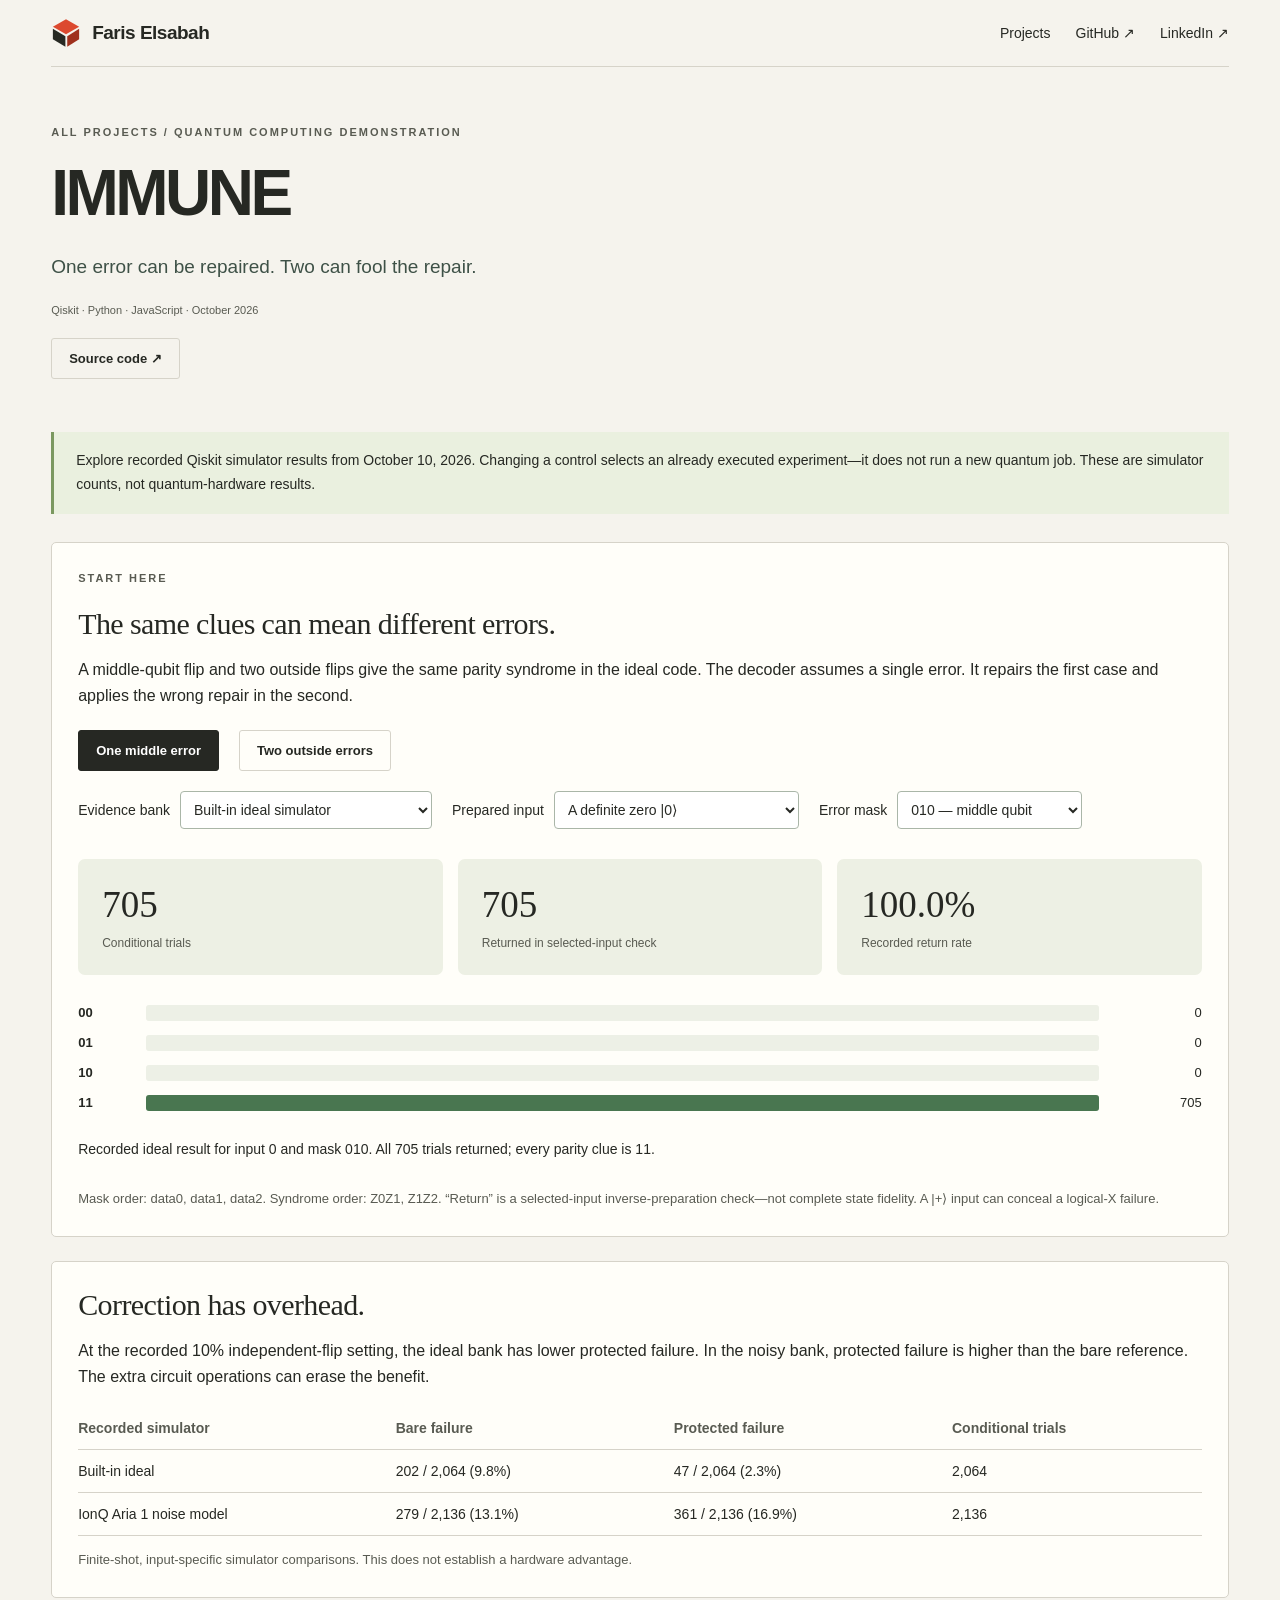
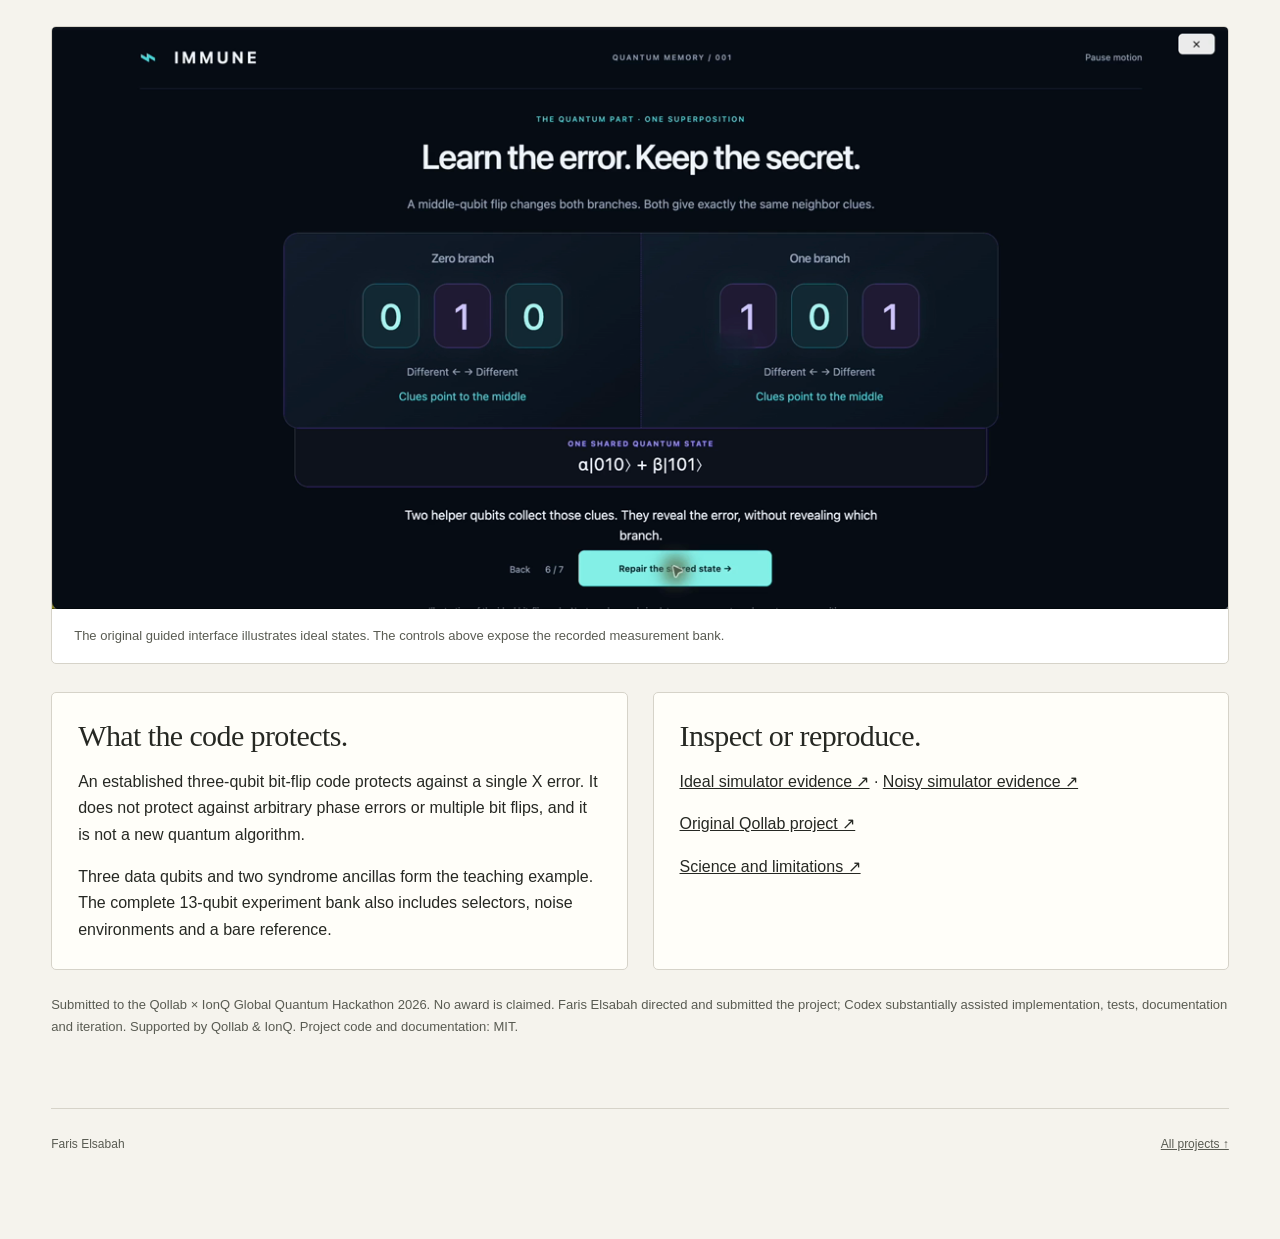
<file: immune.html>
<!doctype html><html lang="en"><head><link rel="canonical" href="https://fbelsabah.github.io/immune.html"><meta charset="utf-8"><meta name="viewport" content="width=device-width,initial-scale=1"><title>IMMUNE | Faris Elsabah</title><meta name="description" content="One error can be repaired. Two can fool the repair."><meta property="og:title" content="IMMUNE"><meta property="og:description" content="One error can be repaired. Two can fool the repair."><meta property="og:image" content="https://fbelsabah.github.io/assets__04-immune.jpg"><link rel="icon" href="/assets__favicon.svg" type="image/svg+xml"><link rel="stylesheet" href="/assets__style.css"><link rel="stylesheet" href="/portfolio-studio.css"><script defer src="/portfolio-motion.js"></script></head><body><a class="skip" href="#main">Skip to content</a><header class="nav"><a class="wordmark" href="/index.html"><img src="/city/mark.svg" width="30" height="30" alt="">Faris Elsabah</a><nav class="navlinks" aria-label="Main navigation"><a href="/index.html#work">Projects</a><a href="https://github.com/FBELSABAH" target="_blank" rel="noopener">GitHub ↗</a><a class="desktop" href="https://www.linkedin.com/in/fariselsabah/" target="_blank" rel="noopener">LinkedIn ↗</a></nav></header><main id="main" class="shell"><section class="project-hero"><p class="eyebrow"><a href="/index.html">All projects</a> / Quantum computing demonstration</p><h1>IMMUNE</h1><p class="lead">One error can be repaired. Two can fool the repair.</p><div class="skillline">Qiskit · Python · JavaScript · October 2026</div><div class="actions"><a class="secondary" href="https://github.com/FBELSABAH/immune" target="_blank" rel="noopener">Source code ↗</a></div></section><p class="notice green">Explore recorded Qiskit simulator results from October 10, 2026. Changing a control selects an already executed experiment—it does not run a new quantum job. These are simulator counts, not quantum-hardware results.</p><section class="panel"><p class="eyebrow">Start here</p><h2>The same clues can mean different errors.</h2><p>A middle-qubit flip and two outside flips give the same parity syndrome in the ideal code. The decoder assumes a single error. It repairs the first case and applies the wrong repair in the second.</p><div class="controls"><button class="primary" id="single">One middle error</button><button class="secondary" id="double">Two outside errors</button></div><div class="controls"><label>Evidence bank <select id="backend"><option value="ideal">Built-in ideal simulator</option><option value="noisy">IonQ Aria 1 noise-model simulator</option></select></label><label>Prepared input <select id="input-state"><option value="0">A definite zero |0⟩</option><option value="1">A definite one |1⟩</option><option value="+">Equal superposition |+⟩</option><option value="+i">Relative-phase superposition |+i⟩</option></select></label><label>Error mask <select id="mask"><option value="000">000 — no flip</option><option value="100">100 — first qubit</option><option value="010" selected>010 — middle qubit</option><option value="001">001 — last qubit</option><option value="101">101 — two outside flips</option><option value="110">110 — first and middle</option><option value="011">011 — middle and last</option><option value="111">111 — all three</option></select></label></div><div class="stats" id="immune-stats"></div><div id="syndrome-bars" aria-label="Recorded parity-syndrome counts"></div><p class="status-line" id="immune-explanation" role="status" aria-live="polite"></p><p class="notes">Mask order: data0, data1, data2. Syndrome order: Z0Z1, Z1Z2. “Return” is a selected-input inverse-preparation check—not complete state fidelity. A |+⟩ input can conceal a logical-X failure.</p></section><section class="panel"><h2>Correction has overhead.</h2><p>At the recorded 10% independent-flip setting, the ideal bank has lower protected failure. In the noisy bank, protected failure is higher than the bare reference. The extra circuit operations can erase the benefit.</p><div class="table-wrap"><table><thead><tr><th>Recorded simulator</th><th>Bare failure</th><th>Protected failure</th><th>Conditional trials</th></tr></thead><tbody><tr><td>Built-in ideal</td><td>202 / 2,064 (9.8%)</td><td>47 / 2,064 (2.3%)</td><td>2,064</td></tr><tr><td>IonQ Aria 1 noise model</td><td>279 / 2,136 (13.1%)</td><td>361 / 2,136 (16.9%)</td><td>2,136</td></tr></tbody></table></div><p class="notes">Finite-shot, input-specific simulator comparisons. This does not establish a hardware advantage.</p></section><figure class="figure"><img src="/projects__immune__walkthrough.png" alt="IMMUNE’s guided interface illustrating encoded quantum states and parity clues" loading="lazy"><figcaption>The original guided interface illustrates ideal states. The controls above expose the recorded measurement bank.</figcaption></figure><div class="two-col"><section class="panel"><h2>What the code protects.</h2><p>An established three-qubit bit-flip code protects against a single X error. It does not protect against arbitrary phase errors or multiple bit flips, and it is not a new quantum algorithm.</p><p>Three data qubits and two syndrome ancillas form the teaching example. The complete 13-qubit experiment bank also includes selectors, noise environments and a bare reference.</p></section><section class="panel"><h2>Inspect or reproduce.</h2><p><a href="/projects__immune__qollab-builtin-compact.json">Ideal simulator evidence ↗</a> · <a href="/projects__immune__qollab-ionq-compact.json">Noisy simulator evidence ↗</a></p><p><a href="https://qollab.xyz/u/FBELSABAH/quantum-impostor-break-the-pro" target="_blank" rel="noopener">Original Qollab project ↗</a></p><p><a href="https://github.com/FBELSABAH/immune/blob/main/SCIENCE.md">Science and limitations ↗</a></p></section></div><p class="notes" style="margin-top:24px">Submitted to the Qollab × IonQ Global Quantum Hackathon 2026. No award is claimed. Faris Elsabah directed and submitted the project; Codex substantially assisted implementation, tests, documentation and iteration. Supported by Qollab & IonQ. Project code and documentation: MIT.</p><footer class="footer"><span>Faris Elsabah</span><a href="/index.html#work">All projects ↑</a></footer></main><script src="/projects__immune__evidence.js" defer></script></body></html>
</file>
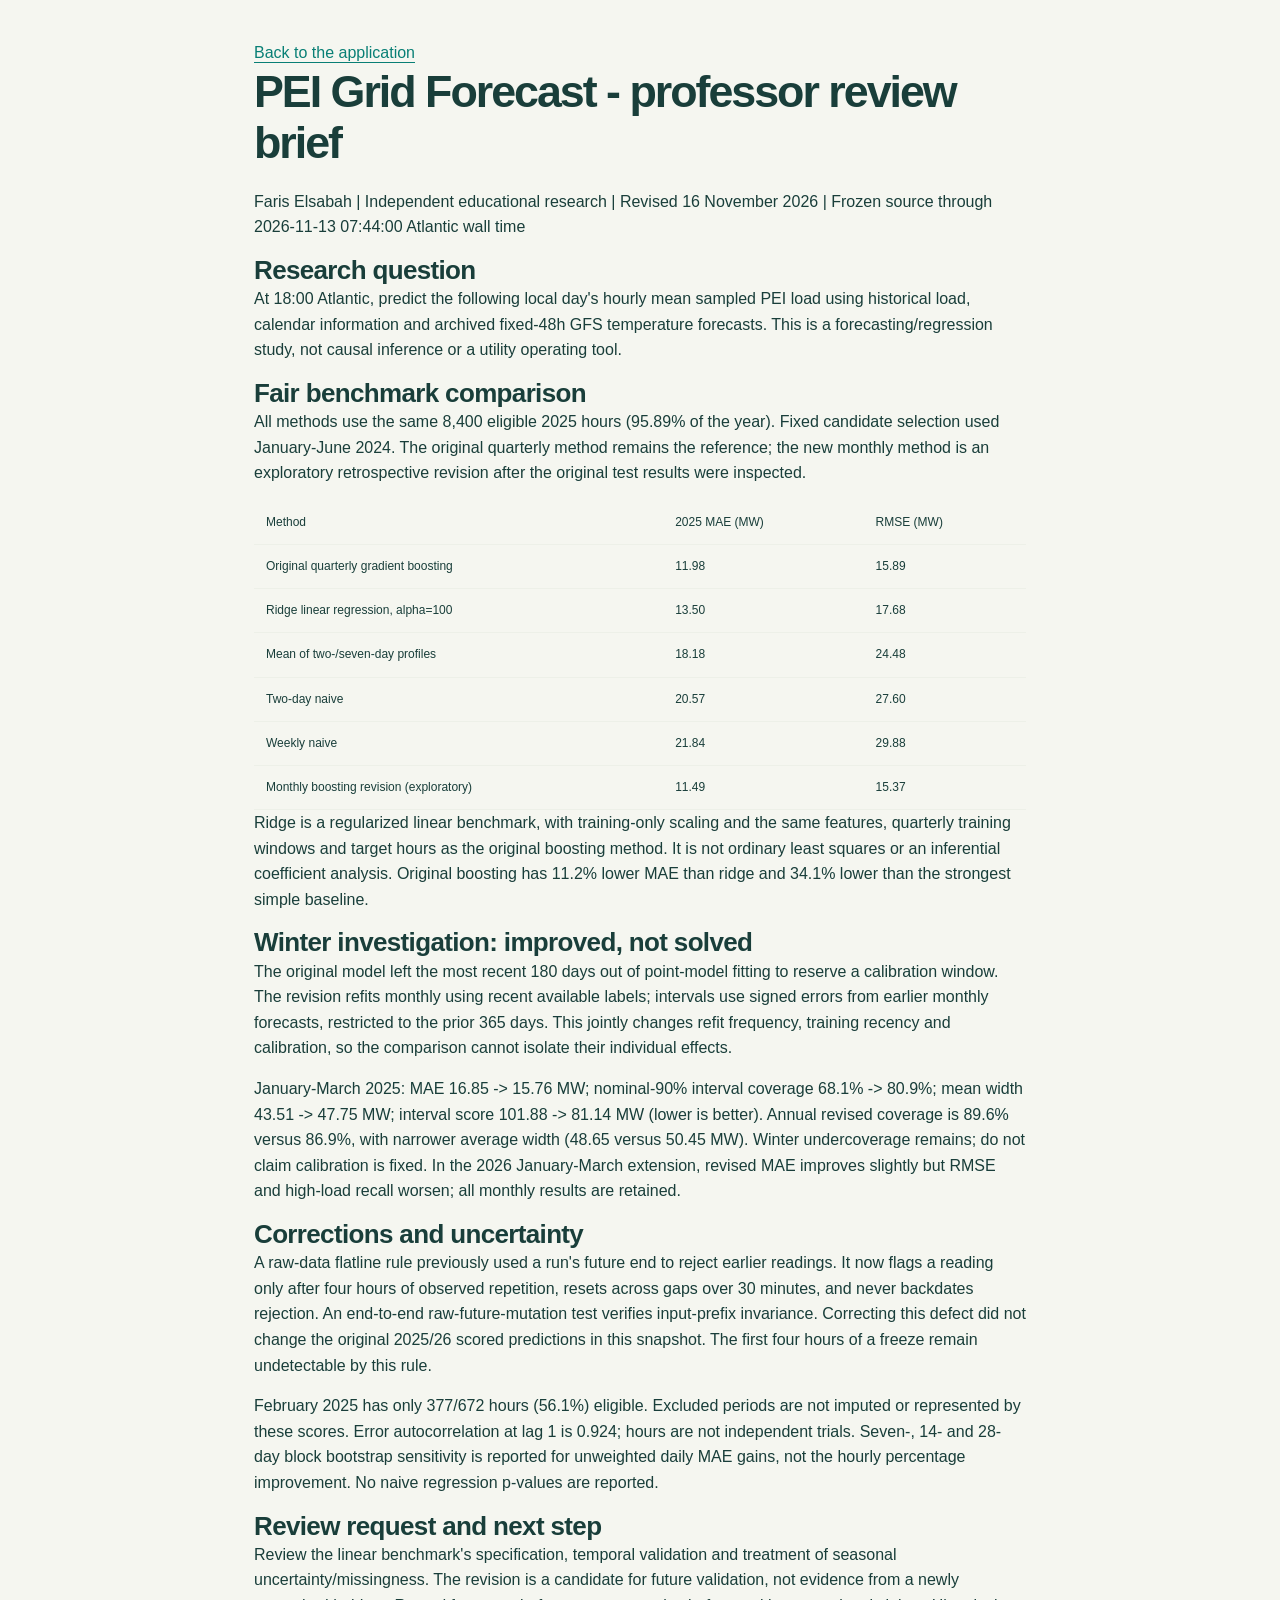
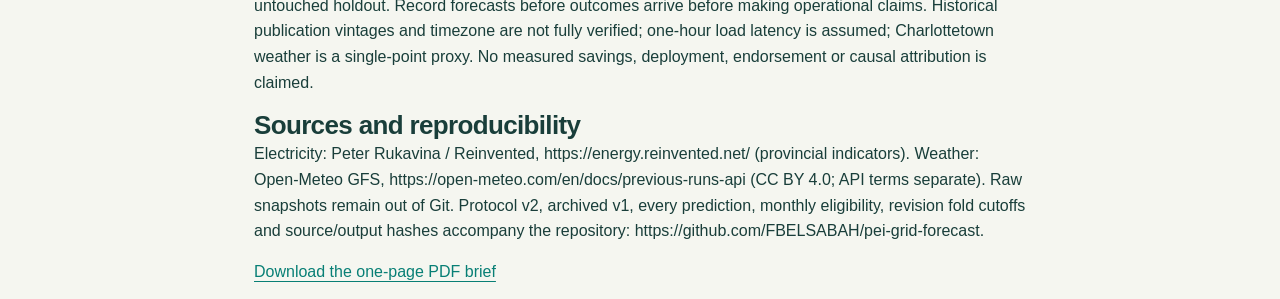
<file: projects__grid__brief.html>
<!doctype html><html lang="en"><meta charset="utf-8"><meta name="viewport" content="width=device-width, initial-scale=1"><title>PEI Grid Forecast - decision brief</title><link rel="stylesheet" href="/projects__grid__style.css"><main style="max-width:900px;padding-top:40px"><a href="/grid.html">Back to the application</a><h1>PEI Grid Forecast - professor review brief</h1><p>Faris Elsabah | Independent educational research | Revised 16 November 2026 | Frozen source through 2026-11-13 07:44:00 Atlantic wall time</p><h2>Research question</h2><p>At 18:00 Atlantic, predict the following local day&#x27;s hourly mean sampled PEI load using historical load, calendar information and archived fixed-48h GFS temperature forecasts. This is a forecasting/regression study, not causal inference or a utility operating tool.</p><h2>Fair benchmark comparison</h2><p>All methods use the same 8,400 eligible 2025 hours (95.89% of the year). Fixed candidate selection used January-June 2024. The original quarterly method remains the reference; the new monthly method is an exploratory retrospective revision after the original test results were inspected.</p><table><tr><td>Method</td><td>2025 MAE (MW)</td><td>RMSE (MW)</td></tr><tr><td>Original quarterly gradient boosting</td><td>11.98</td><td>15.89</td></tr><tr><td>Ridge linear regression, alpha=100</td><td>13.50</td><td>17.68</td></tr><tr><td>Mean of two-/seven-day profiles</td><td>18.18</td><td>24.48</td></tr><tr><td>Two-day naive</td><td>20.57</td><td>27.60</td></tr><tr><td>Weekly naive</td><td>21.84</td><td>29.88</td></tr><tr><td>Monthly boosting revision (exploratory)</td><td>11.49</td><td>15.37</td></tr></table><p>Ridge is a regularized linear benchmark, with training-only scaling and the same features, quarterly training windows and target hours as the original boosting method. It is not ordinary least squares or an inferential coefficient analysis. Original boosting has 11.2% lower MAE than ridge and 34.1% lower than the strongest simple baseline.</p><h2>Winter investigation: improved, not solved</h2><p>The original model left the most recent 180 days out of point-model fitting to reserve a calibration window. The revision refits monthly using recent available labels; intervals use signed errors from earlier monthly forecasts, restricted to the prior 365 days. This jointly changes refit frequency, training recency and calibration, so the comparison cannot isolate their individual effects.</p><p>January-March 2025: MAE 16.85 -&gt; 15.76 MW; nominal-90% interval coverage 68.1% -&gt; 80.9%; mean width 43.51 -&gt; 47.75 MW; interval score 101.88 -&gt; 81.14 MW (lower is better). Annual revised coverage is 89.6% versus 86.9%, with narrower average width (48.65 versus 50.45 MW). Winter undercoverage remains; do not claim calibration is fixed. In the 2026 January-March extension, revised MAE improves slightly but RMSE and high-load recall worsen; all monthly results are retained.</p><h2>Corrections and uncertainty</h2><p>A raw-data flatline rule previously used a run&#x27;s future end to reject earlier readings. It now flags a reading only after four hours of observed repetition, resets across gaps over 30 minutes, and never backdates rejection. An end-to-end raw-future-mutation test verifies input-prefix invariance. Correcting this defect did not change the original 2025/26 scored predictions in this snapshot. The first four hours of a freeze remain undetectable by this rule.</p><p>February 2025 has only 377/672 hours (56.1%) eligible. Excluded periods are not imputed or represented by these scores. Error autocorrelation at lag 1 is 0.924; hours are not independent trials. Seven-, 14- and 28-day block bootstrap sensitivity is reported for unweighted daily MAE gains, not the hourly percentage improvement. No naive regression p-values are reported.</p><h2>Review request and next step</h2><p>Review the linear benchmark&#x27;s specification, temporal validation and treatment of seasonal uncertainty/missingness. The revision is a candidate for future validation, not evidence from a newly untouched holdout. Record forecasts before outcomes arrive before making operational claims. Historical publication vintages and timezone are not fully verified; one-hour load latency is assumed; Charlottetown weather is a single-point proxy. No measured savings, deployment, endorsement or causal attribution is claimed.</p><h2>Sources and reproducibility</h2><p>Electricity: Peter Rukavina / Reinvented, https://energy.reinvented.net/ (provincial indicators). Weather: Open-Meteo GFS, https://open-meteo.com/en/docs/previous-runs-api (CC BY 4.0; API terms separate). Raw snapshots remain out of Git. Protocol v2, archived v1, every prediction, monthly eligibility, revision fold cutoffs and source/output hashes accompany the repository: https://github.com/FBELSABAH/pei-grid-forecast.</p><p><a href="/projects__grid__decision_brief.pdf">Download the one-page PDF brief</a></p></main></html>
</file>
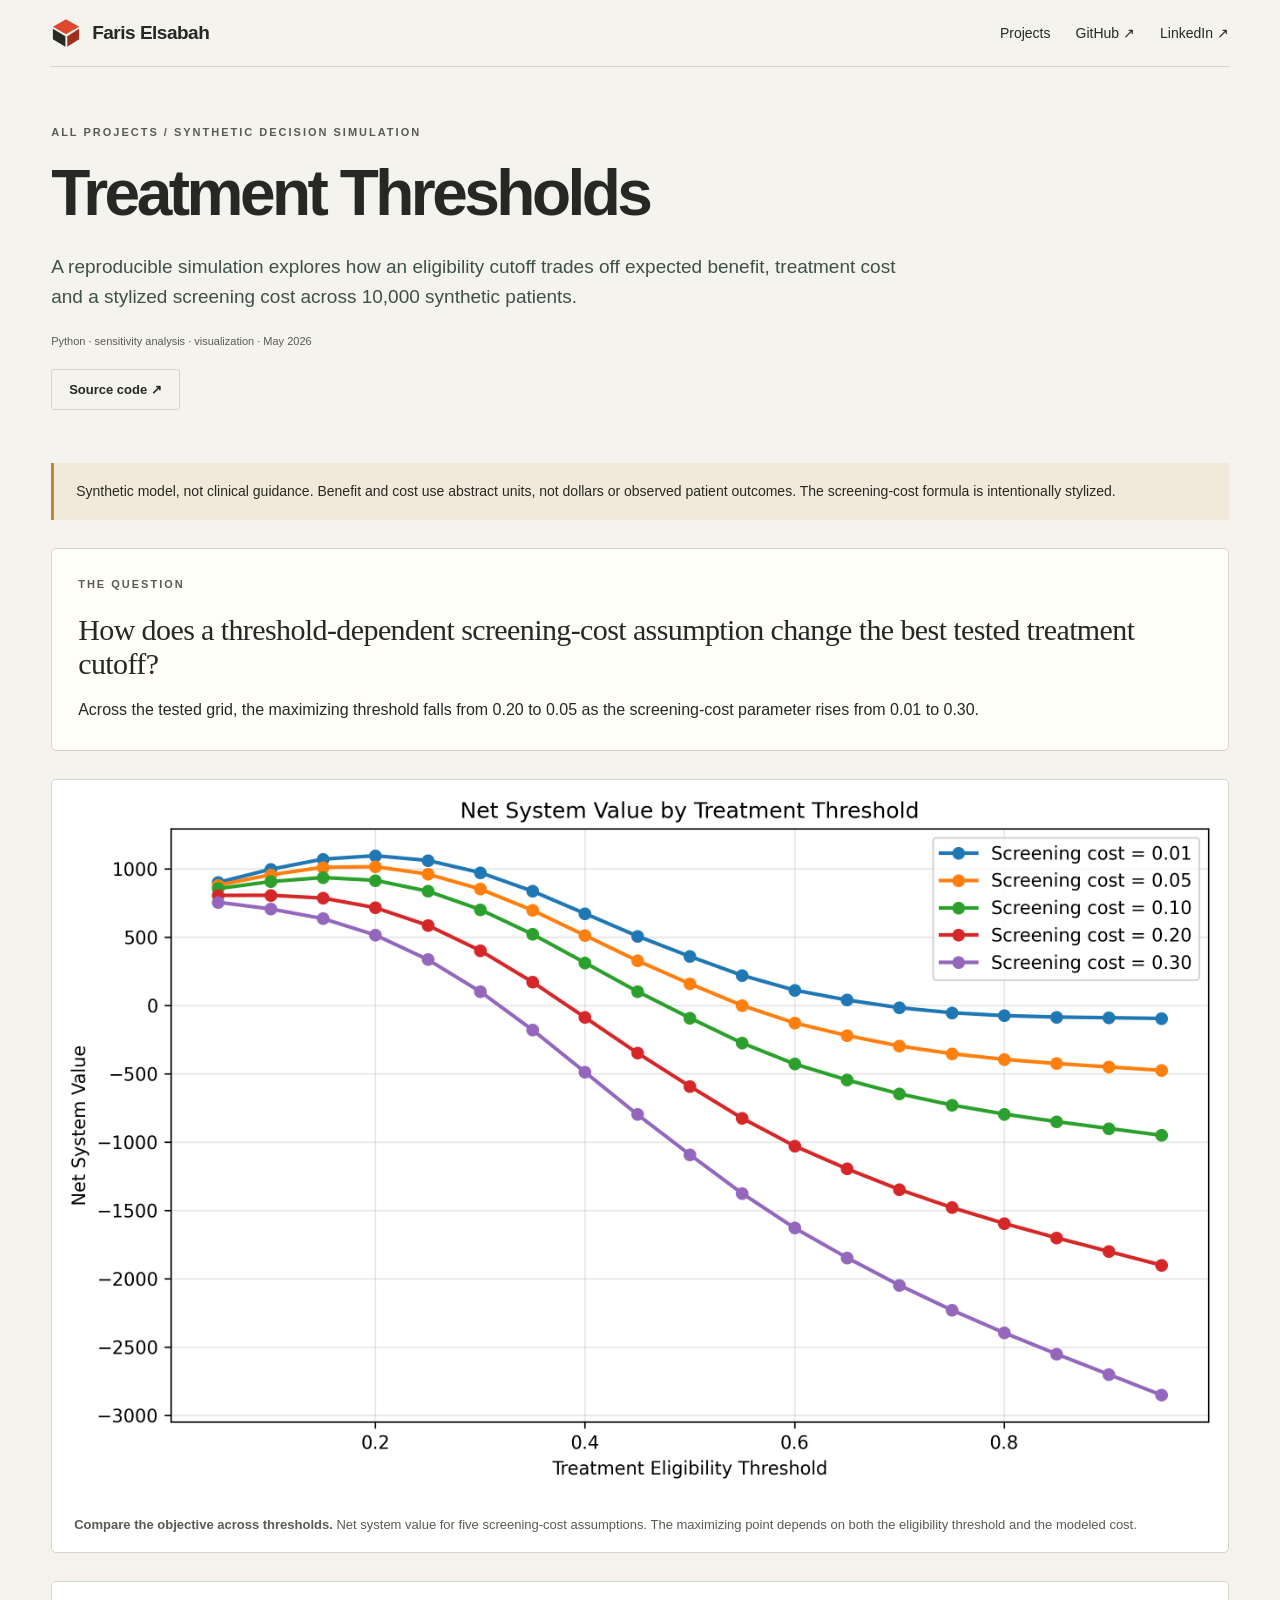
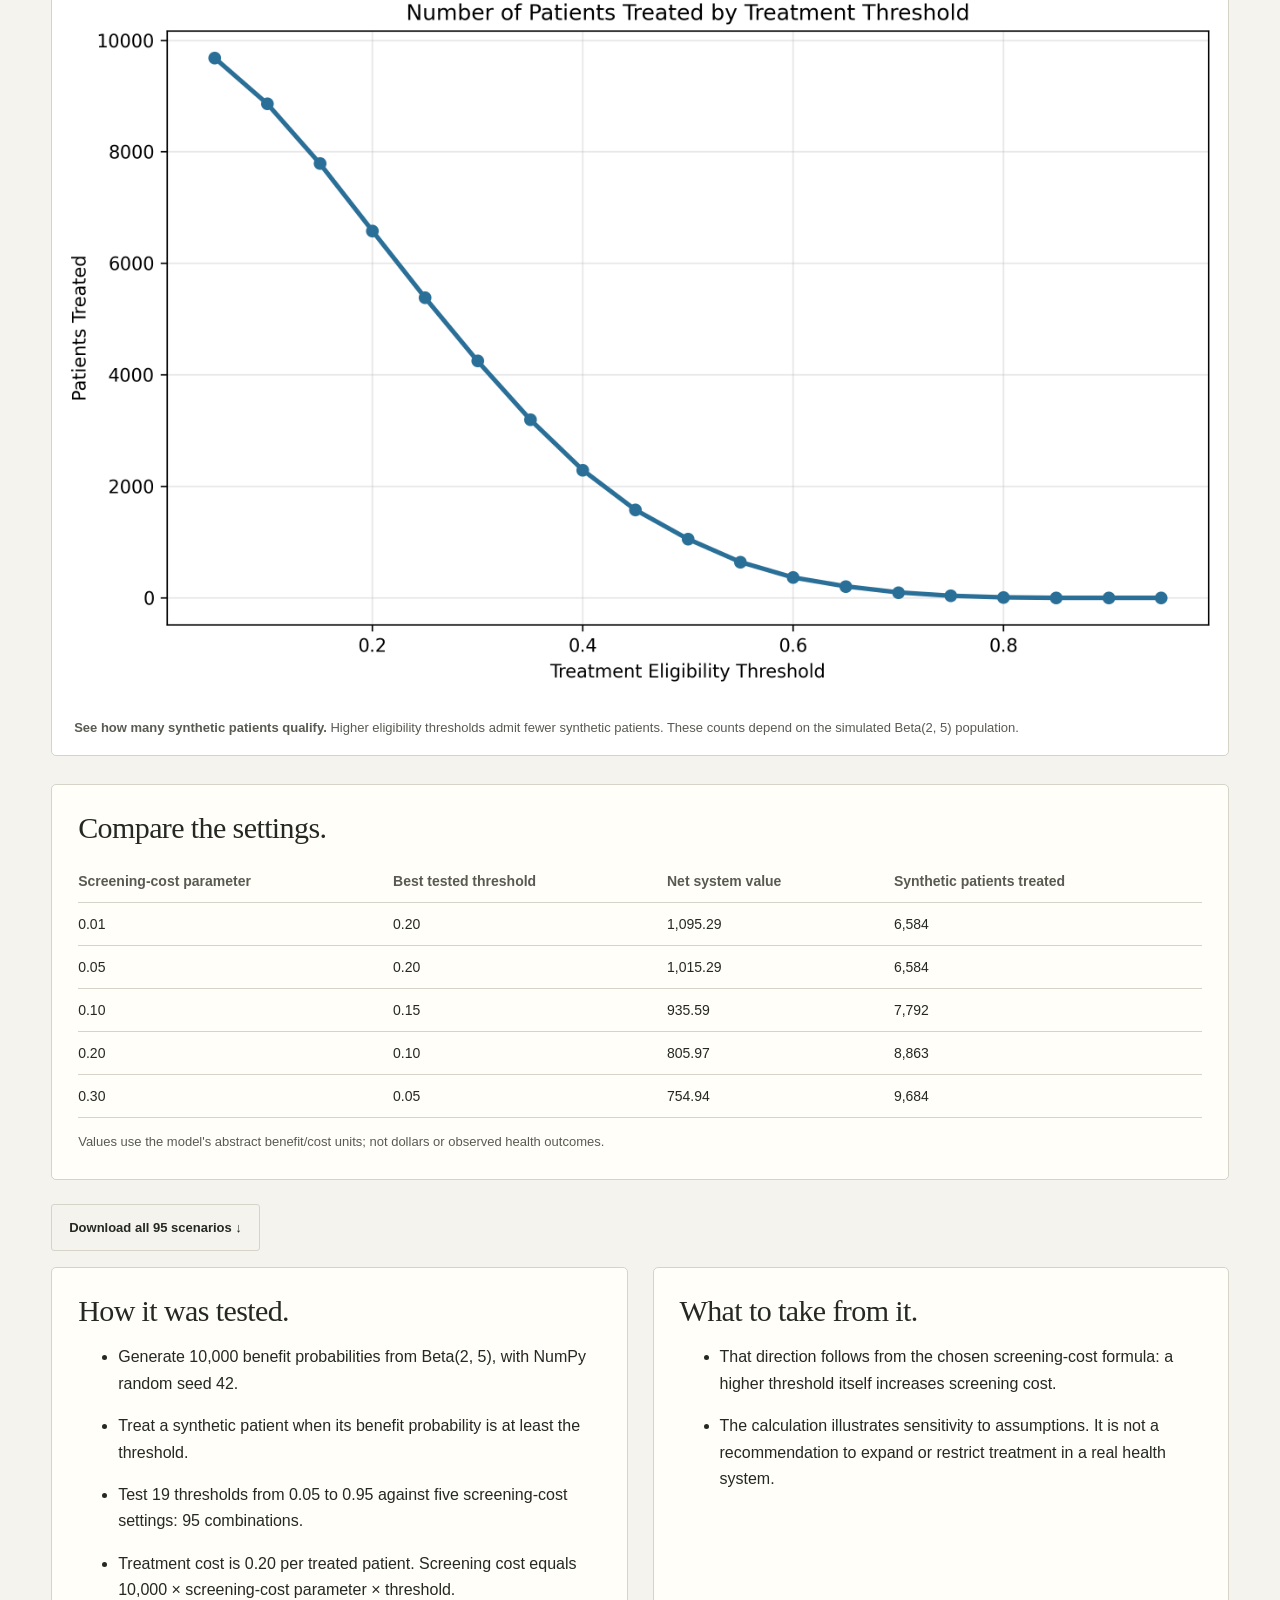
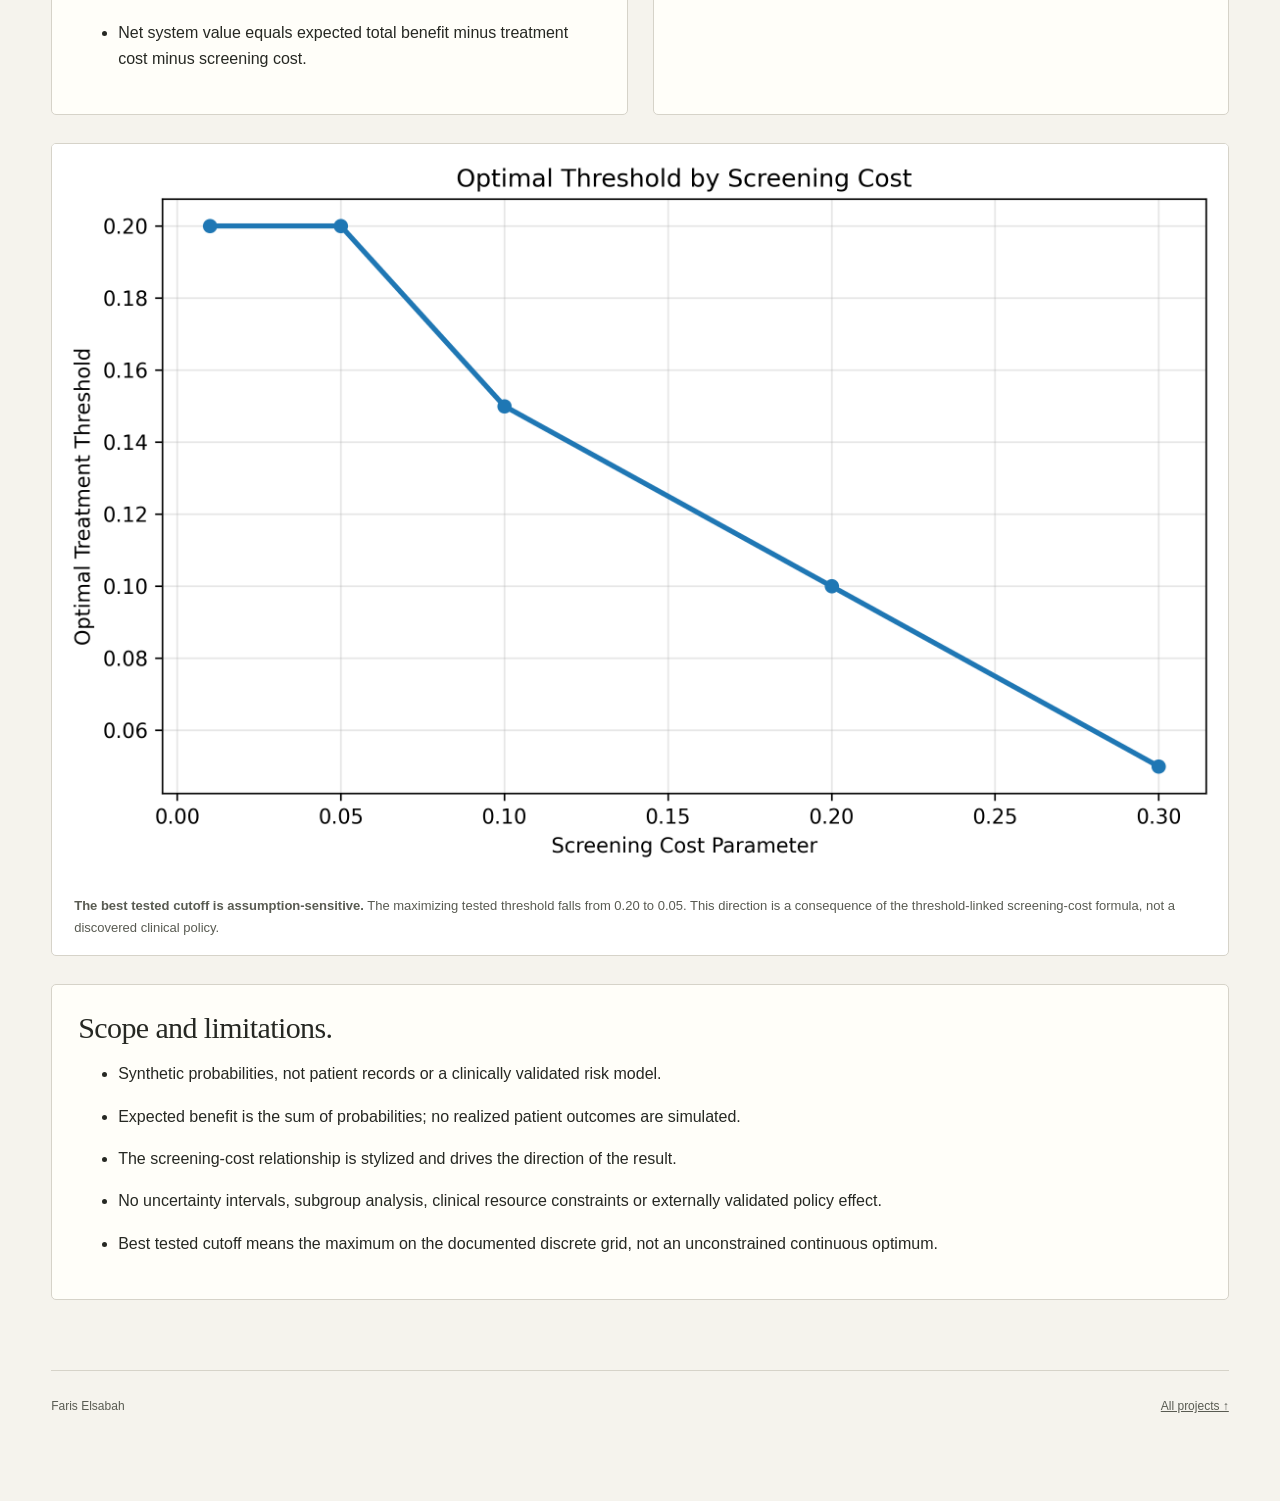
<file: thresholds.html>
<!doctype html><html lang="en"><head><link rel="canonical" href="https://fbelsabah.github.io/thresholds.html"><meta charset="utf-8"><meta name="viewport" content="width=device-width,initial-scale=1"><title>Treatment Thresholds | Faris Elsabah</title><meta name="description" content="A reproducible simulation explores how an eligibility cutoff trades off expected benefit, treatment cost and a stylized screening cost across 10,000 synthetic patients."><meta property="og:title" content="Treatment Thresholds"><meta property="og:description" content="A reproducible simulation explores how an eligibility cutoff trades off expected benefit, treatment cost and a stylized screening cost across 10,000 synthetic patients."><meta property="og:image" content="https://fbelsabah.github.io/assets__06-treatment-thresholds.jpg"><link rel="icon" href="/assets__favicon.svg" type="image/svg+xml"><link rel="stylesheet" href="/assets__style.css"><link rel="stylesheet" href="/portfolio-studio.css"><script defer src="/portfolio-motion.js"></script></head><body><a class="skip" href="#main">Skip to content</a><header class="nav"><a class="wordmark" href="/index.html"><img src="/city/mark.svg" width="30" height="30" alt="">Faris Elsabah</a><nav class="navlinks" aria-label="Main navigation"><a href="/index.html#work">Projects</a><a href="https://github.com/FBELSABAH" target="_blank" rel="noopener">GitHub ↗</a><a class="desktop" href="https://www.linkedin.com/in/fariselsabah/" target="_blank" rel="noopener">LinkedIn ↗</a></nav></header><main id="main" class="shell"><section class="project-hero"><p class="eyebrow"><a href="/index.html">All projects</a> / Synthetic decision simulation</p><h1>Treatment Thresholds</h1><p class="lead">A reproducible simulation explores how an eligibility cutoff trades off expected benefit, treatment cost and a stylized screening cost across 10,000 synthetic patients.</p><div class="skillline">Python · sensitivity analysis · visualization · May 2026</div><div class="actions"><a class="secondary" href="https://github.com/FBELSABAH/healthcare-treatment-threshold-simulation" target="_blank" rel="noopener">Source code ↗</a></div></section><p class="notice">Synthetic model, not clinical guidance. Benefit and cost use abstract units, not dollars or observed patient outcomes. The screening-cost formula is intentionally stylized.</p><section class="panel"><p class="eyebrow">The question</p><h2>How does a threshold-dependent screening-cost assumption change the best tested treatment cutoff?</h2><p>Across the tested grid, the maximizing threshold falls from 0.20 to 0.05 as the screening-cost parameter rises from 0.01 to 0.30.</p></section><figure class="figure"><img src="/projects__thresholds__figures__net_value_by_threshold.png" alt="Five net-value curves over treatment thresholds, with optima moving lower as the screening-cost parameter rises."><figcaption><strong>Compare the objective across thresholds.</strong> Net system value for five screening-cost assumptions. The maximizing point depends on both the eligibility threshold and the modeled cost.</figcaption></figure><figure class="figure"><img src="/projects__thresholds__figures__patients_treated_by_threshold.png" alt="The number treated declines from about 9,684 at threshold 0.05 to near zero at the highest thresholds."><figcaption><strong>See how many synthetic patients qualify.</strong> Higher eligibility thresholds admit fewer synthetic patients. These counts depend on the simulated Beta(2, 5) population.</figcaption></figure><section class="panel"><h2>Compare the settings.</h2><div class="table-wrap"><table><thead><tr><th>Screening-cost parameter</th><th>Best tested threshold</th><th>Net system value</th><th>Synthetic patients treated</th></tr></thead><tbody><tr><td>0.01</td><td>0.20</td><td>1,095.29</td><td>6,584</td></tr><tr><td>0.05</td><td>0.20</td><td>1,015.29</td><td>6,584</td></tr><tr><td>0.10</td><td>0.15</td><td>935.59</td><td>7,792</td></tr><tr><td>0.20</td><td>0.10</td><td>805.97</td><td>8,863</td></tr><tr><td>0.30</td><td>0.05</td><td>754.94</td><td>9,684</td></tr></tbody></table></div><p class="notes">Values use the model&#x27;s abstract benefit/cost units; not dollars or observed health outcomes.</p></section><p><a class="secondary" href="/projects__thresholds__results.csv" download>Download all 95 scenarios ↓</a></p><div class="two-col"><section class="panel"><h2>How it was tested.</h2><ul><li><p>Generate 10,000 benefit probabilities from Beta(2, 5), with NumPy random seed 42.</p></li><li><p>Treat a synthetic patient when its benefit probability is at least the threshold.</p></li><li><p>Test 19 thresholds from 0.05 to 0.95 against five screening-cost settings: 95 combinations.</p></li><li><p>Treatment cost is 0.20 per treated patient. Screening cost equals 10,000 × screening-cost parameter × threshold.</p></li><li><p>Net system value equals expected total benefit minus treatment cost minus screening cost.</p></li></ul></section><section class="panel"><h2>What to take from it.</h2><ul><li><p>That direction follows from the chosen screening-cost formula: a higher threshold itself increases screening cost.</p></li><li><p>The calculation illustrates sensitivity to assumptions. It is not a recommendation to expand or restrict treatment in a real health system.</p></li></ul></section></div><figure class="figure"><img loading="lazy" src="/projects__thresholds__figures__optimal_threshold_by_screening_cost.png" alt="Best tested treatment threshold decreases as the screening-cost parameter increases."><figcaption><strong>The best tested cutoff is assumption-sensitive.</strong> The maximizing tested threshold falls from 0.20 to 0.05. This direction is a consequence of the threshold-linked screening-cost formula, not a discovered clinical policy.</figcaption></figure><section class="panel"><h2>Scope and limitations.</h2><ul><li><p>Synthetic probabilities, not patient records or a clinically validated risk model.</p></li><li><p>Expected benefit is the sum of probabilities; no realized patient outcomes are simulated.</p></li><li><p>The screening-cost relationship is stylized and drives the direction of the result.</p></li><li><p>No uncertainty intervals, subgroup analysis, clinical resource constraints or externally validated policy effect.</p></li><li><p>Best tested cutoff means the maximum on the documented discrete grid, not an unconstrained continuous optimum.</p></li></ul></section><footer class="footer"><span>Faris Elsabah</span><a href="/index.html#work">All projects ↑</a></footer></main></body></html>
</file>
<file: city/city.css>
:root { --paper:#efede6; --ink:#22241f; --muted:#595a51; --rule:#c6c4b9; --red:#a43721; color:var(--ink); background:var(--paper); font-family:"Helvetica Neue",Arial,sans-serif; }
* { box-sizing:border-box; }
body { margin:0; }
a { color:inherit; text-decoration:none; }
button { font:inherit; color:inherit; cursor:pointer; }
[hidden] { display:none!important; }
button:focus-visible,a:focus-visible,canvas:focus-visible { outline:3px solid #ab462d; outline-offset:4px; }
.skip { position:absolute; top:-70px; z-index:9; background:white; padding:12px; }
.skip:focus { top:4px; }
.mast,main { width:min(1660px,100%); margin:auto; padding-inline:clamp(18px,4vw,75px); }
.mast { display:flex; justify-content:space-between; align-items:center; height:76px; gap:16px; }
.mast .signature { display:flex; gap:10px; align-items:center; font-weight:720; font-size:18px; letter-spacing:-.055em; }
.mast nav { display:flex; gap:clamp(12px,2.3vw,38px); font-size:14px; }
.mast nav a:hover { color:var(--red); }
.exhibit { display:grid; grid-template-columns:29% minmax(0,1fr); position:relative; border-top:1px solid var(--rule); }
.intro { align-self:center; position:relative; z-index:1; padding:26px 0 36px; }
h1,h2,p { margin:0; }
h1 { font-size:clamp(72px,8.6vw,154px); font-weight:650; line-height:.83; letter-spacing:-.088em; }
h1 i { font-family:Georgia,"Times New Roman",serif; font-weight:400; letter-spacing:-.08em; color:var(--red); }
.intro p { font-size:clamp(15px,1.17vw,19px); line-height:1.45; color:#43453d; max-width:25ch; margin:25px 0; }
.tour,.open { border:1px solid var(--ink); background:var(--ink); color:#fffef8; border-radius:2px; display:inline-flex; align-items:center; justify-content:center; gap:10px; font-weight:600; font-size:14px; padding:13px 18px; }
.tour:hover,.open:hover { background:#494b40; }
.tour { white-space:nowrap; }
.tour span { font-size:11px; }

.stage-wrap { position:relative; min-width:0; height:clamp(430px,64svh,740px); }
#stage { position:absolute; inset:0 -2vw 0 -3vw; }
.poster, #stage canvas { width:100%; height:100%; display:block; }
.poster { object-fit:contain; }
#stage canvas { position:absolute; inset:0; touch-action:pan-y; cursor:grab; }
#stage canvas:active { cursor:grabbing; }
.city-tag { position:absolute; z-index:2; left:0; top:0; pointer-events:none; padding:7px 10px; background:var(--ink); color:white; font-size:12px; border-radius:2px; white-space:nowrap; }
.city-tag.linked { pointer-events:auto; }
.tools { position:absolute; right:0; top:15px; display:flex; gap:6px; }
.tools button,.pager button { border:1px solid var(--rule); border-radius:2px; background:var(--paper); min-height:38px; padding:0 12px; font-size:12px; }
.tools button:hover,.pager button:hover { border-color:var(--ink); background:#fffdf7; }
.gesture { position:absolute; bottom:12px; right:0; font-size:12px; color:var(--muted); pointer-events:none; }
.selection { grid-column:1/-1; display:flex; align-items:center; gap:clamp(10px,2vw,34px); border-block:1px solid var(--rule); padding:21px 0; min-height:94px; }
.pager { display:flex; gap:5px; }
.pager button { font-size:19px; min-width:40px; }
.counter { font:12px ui-monospace,monospace; color:var(--muted); white-space:nowrap; }
.selected-copy h2 { font-size:clamp(21px,2.2vw,36px); line-height:1.15; letter-spacing:-.055em; font-weight:595; }
.selected-copy p { margin-top:3px; color:var(--muted); font-size:14px; }
.selection .open { margin-left:auto; }
#work { padding:clamp(38px,7vw,100px) 0; scroll-margin-top:15px; }
#work h2 { font-size:clamp(36px,4.8vw,78px); letter-spacing:-.075em; font-weight:550; margin:0 0 24px; }
.directory { padding:0; margin:0; list-style:none; border-top:1px solid var(--rule); }
.directory li { display:flex; align-items:center; gap:20px; border-bottom:1px solid var(--rule); }
.entry { flex:1; min-width:0; display:grid; grid-template-columns:12px minmax(180px,.8fr) 1fr auto; align-items:center; gap:clamp(12px,2vw,34px); padding:20px 0; }
.entry strong { font-size:clamp(19px,2vw,31px); font-weight:550; letter-spacing:-.045em; }
.tile { width:10px; height:10px; background:var(--swatch); }
.subject { color:var(--muted); font-size:14px; }
.entry:hover strong { color:var(--red); }


@media(max-width:780px) {
  .mast { height:59px; }
  .mast nav { font-size:12px; }
  .exhibit { grid-template-columns:1fr; }
  .intro { display:grid; grid-template-columns:1fr auto; align-items:center; column-gap:16px; padding:24px 0 0; }
  h1 { font-size:clamp(51px,10vw,76px); }
  h1 br { display:none; }
  h1 i { margin-left:.13em; }
  .intro p { grid-column:1/-1; grid-row:2; margin:12px 0 0; max-width:47ch; font-size:14px; }

  .tour { padding:10px 12px; }
  .stage-wrap { height:clamp(290px,72vw,475px); }
  #stage { inset:0 -12px; }
  .tools { top:8px; }
  .tools button { min-height:32px; padding:0 8px; }
  .gesture { bottom:6px; }
  .selection { display:grid; grid-template-columns:auto 1fr auto; gap:9px 12px; padding:15px 0; }
  .counter { grid-row:1; grid-column:1; }
  .selected-copy { grid-row:1; grid-column:2; }
  .pager { grid-row:1; grid-column:3; }
  .pager button { min-width:32px; padding:0 7px; }
  .selection .open { grid-column:2/-1; justify-self:start; margin:0; }
  .selected-copy p { font-size:13px; }
  .entry { grid-template-columns:10px 1fr auto; gap:4px 12px; padding:16px 0; }
  .entry .subject { grid-column:2; grid-row:2; font-size:13px; }
  .entry > span:last-child { grid-column:3; grid-row:1/3; }
}
@media(max-width:390px) {
  .mast .signature { font-size:15px; gap:5px; }
  .mast .signature img { width:23px; }
  .mast nav { gap:9px; }
  .counter { display:none; }
  .selection { grid-template-columns:1fr auto; }
  .selected-copy,.selection .open { grid-column:1; }
  .pager { grid-column:2; }
}
@media(prefers-reduced-motion:no-preference) {
  html { scroll-behavior:smooth; }
  .intro { animation:arrive .7s cubic-bezier(.16,.78,.16,1) both; }
  .entry strong { transition:transform .25s,color .25s; }
  .entry:hover strong { transform:translateX(4px); }
  @keyframes arrive { from { opacity:0; transform:translateY(12px); } }
}

@media(max-width:450px) { .intro h1 { font-size:clamp(36px,10.7vw,48px); } .intro { column-gap:8px; } }

.in-shot .intro h1 { font-size:clamp(42px,5.2vw,84px); line-height:.95; letter-spacing:-.07em; overflow-wrap:break-word; }
.in-shot .intro p { max-width:31ch; }
@media(min-width:781px) {
  .in-shot .selected-copy h2 { display:none; }
  .in-shot .selected-copy p { font-size:clamp(16px,1.6vw,24px); color:var(--ink); margin:0; }
}
@media(max-width:780px) {
  .in-shot .intro h1 { font-size:clamp(29px,6.9vw,46px); }
  .in-shot .intro p { max-width:55ch; }
}
</file>
<file: assets__style.css>
:root{--ink:#19382e;--muted:#5c6b63;--paper:#f8f6ef;--line:#d9dfd6;--accent:#dcef86;--white:#fffef9;--orange:#b15126;font-family:Arial,Helvetica,sans-serif;color:var(--ink);background:var(--paper);font-size:16px}*{box-sizing:border-box}body{margin:0}a{color:inherit}button,select,input{font:inherit}button,a,input,select{touch-action:manipulation}a:focus-visible,button:focus-visible,input:focus-visible,select:focus-visible,summary:focus-visible{outline:3px solid #a04616;outline-offset:5px}button{cursor:pointer}.skip{position:absolute;left:16px;top:-100px;background:var(--ink);color:white;padding:12px;z-index:30}.skip:focus{top:8px}.nav{max-width:1320px;margin:auto;display:flex;justify-content:space-between;align-items:center;padding:26px 36px;border-bottom:1px solid var(--line);gap:16px}.wordmark{font-weight:700;letter-spacing:-.5px;text-decoration:none;font-size:19px;display:flex;gap:11px;align-items:center}.mark{background:var(--ink);color:var(--accent);width:34px;height:34px;display:grid;place-items:center;border-radius:50%;font-size:21px}.navlinks{display:flex;gap:25px;font-size:14px}.navlinks a{text-decoration:none}.navlinks a:hover{text-decoration:underline}main.shell{max-width:1250px;margin:auto;padding:0 36px 70px}.hero{padding:76px 0 60px;display:grid;grid-template-columns:1.35fr 1fr;gap:55px;align-items:end}.eyebrow{text-transform:uppercase;letter-spacing:2px;font-size:11px;font-weight:700;color:var(--muted);margin:0 0 20px}h1{font:normal clamp(42px,6vw,82px)/1.03 Georgia,serif;letter-spacing:-2.6px;margin:0 0 25px}h1 em{font-style:normal;color:#47734f}p{line-height:1.65}.hero p{max-width:455px;font-size:17px}.hero-note{padding:25px;border-left:2px solid #8f9b7a}.hero-note p{font-size:15px;margin:5px 0}.mini{font-size:12px;color:var(--muted)}.section-head{display:flex;align-items:center;justify-content:space-between;gap:20px;margin:20px 0 26px}.section-head h2{font:normal 31px Georgia,serif;margin:0;letter-spacing:-.6px}.filters{display:flex;gap:6px;flex-wrap:wrap}.filters button{background:transparent;border:1px solid var(--line);color:var(--ink);padding:9px 15px;border-radius:30px;font-size:13px}.filters button[aria-pressed=true]{background:var(--ink);color:white;border-color:var(--ink)}.grid{display:grid;grid-template-columns:repeat(2,minmax(0,1fr));gap:40px 28px}.card{min-width:0;border-bottom:1px solid var(--line);padding-bottom:25px}.card[hidden]{display:none}.card-cover{display:block;overflow:hidden;background:#e7e9df;border-radius:8px;aspect-ratio:1.78}.card-cover img{width:100%;height:100%;object-fit:cover;transition:transform .3s}.card-cover:hover img{transform:scale(1.025)}.card-meta{display:flex;justify-content:space-between;gap:10px;margin:19px 0 9px;color:var(--muted);font-size:11px;letter-spacing:.5px}.card h3{font:normal 29px Georgia,serif;letter-spacing:-.6px;margin:0 0 10px}.card p{margin:0 0 12px;color:#3f5148;font-size:15px;max-width:510px}.result{font-size:12px!important;color:var(--muted)!important}.actions{display:flex;align-items:center;gap:16px;flex-wrap:wrap;margin-top:18px}.primary,.secondary{display:inline-flex;align-items:center;gap:13px;text-decoration:none;padding:12px 17px;border-radius:5px;font-weight:600;font-size:13px;border:1px solid var(--ink);background:var(--ink);color:white}.primary:hover{background:#2c513d}.secondary{background:transparent;color:var(--ink);border-color:var(--line)}.text-link{font-size:13px;text-underline-offset:4px}.skillline{font-size:11px;color:var(--muted);margin-top:17px;line-height:1.7}.footer{border-top:1px solid var(--line);margin-top:70px;padding-top:28px;display:flex;justify-content:space-between;gap:30px;flex-wrap:wrap;font-size:12px;color:var(--muted)}.project-hero{padding:56px 0 25px}.project-hero h1{font-size:clamp(39px,5vw,67px)}.lead{font-size:19px;line-height:1.6;max-width:850px;color:#3e5147}.notice{border-left:3px solid #b98735;background:#f1eadb;padding:17px 22px;font-size:14px;line-height:1.7;margin:28px 0}.notice.green{background:#eaf0df;border-color:#7b9860}.panel{background:var(--white);border:1px solid var(--line);border-radius:9px;padding:26px;margin:24px 0}.panel h2,.section-title{font:normal 30px Georgia,serif;letter-spacing:-.6px;margin:0 0 15px}.panel h3{font-size:17px;margin:0 0 14px}.panel p:last-child{margin-bottom:0}.two-col{display:grid;grid-template-columns:repeat(2,minmax(0,1fr));gap:25px}.two-col .panel{margin:0}.stats{display:grid;grid-template-columns:repeat(3,minmax(0,1fr));gap:15px;margin:30px 0}.stat{padding:24px;background:#edf0e4;border-radius:7px}.stat strong{display:block;font:normal 37px Georgia,serif;margin-bottom:7px}.stat span{font-size:12px;color:var(--muted)}.figure{margin:28px 0;background:white;border:1px solid var(--line);border-radius:9px;overflow:hidden}.figure img{display:block;width:100%;height:auto}.figure figcaption{padding:16px 22px;font-size:13px;color:var(--muted);line-height:1.7}.table-wrap{overflow:auto}table{border-collapse:collapse;width:100%;font-size:14px}th{text-align:left;font-weight:600;color:var(--muted)}td,th{padding:13px 12px;border-bottom:1px solid var(--line);vertical-align:top}td:first-child,th:first-child{padding-left:0}code,pre{font-family:ui-monospace,SFMono-Regular,Consolas,monospace}pre{white-space:pre-wrap;word-break:break-word;background:#142c24;color:#e4eddf;padding:25px;border-radius:9px;font-size:13px;line-height:1.8;overflow:auto}.controls{display:flex;align-items:center;gap:20px;flex-wrap:wrap;margin:20px 0}.controls label{font-size:14px;display:flex;gap:10px;align-items:center;flex-wrap:wrap}select{padding:9px;border:1px solid #aab6a8;border-radius:4px;background:white;color:var(--ink)}.chart svg{width:100%;height:auto;display:block}.chart svg text{font-family:Arial,sans-serif}.barrow{display:grid;grid-template-columns:55px 1fr 90px;gap:13px;align-items:center;margin:14px 0;font-size:13px}.bartrack{height:16px;background:#edf0e6;border-radius:3px}.barfill{height:100%;background:#497650;border-radius:3px}.barrow output{text-align:right}.notes{color:var(--muted);font-size:13px;line-height:1.7}.read-more{border-top:1px solid var(--line);padding:20px 0;margin-top:25px}.read-more summary{cursor:pointer;font-weight:600}.demo-shell{background:#fbfcf7;border:1px solid var(--line);border-radius:12px;padding:25px;margin:25px 0}.demo-tabs{display:flex;gap:7px;border-bottom:1px solid var(--line);padding-bottom:15px;flex-wrap:wrap}.demo-tabs button{border:0;padding:10px 16px;background:#e7ecdf;color:var(--ink);border-radius:5px}.demo-tabs button[aria-selected=true]{background:var(--ink);color:white}.demo-view[hidden]{display:none}.badge{display:inline-block;font-size:11px;padding:5px 9px;border:1px solid var(--line);border-radius:30px;margin:0 5px 6px 0}.fiction{color:#875218;background:#fbefdb;border-color:#dcc59a}.workflow-row{padding:17px;background:white;border:1px solid var(--line);border-radius:6px;margin:12px 0}.workflow-row strong{display:block;margin-bottom:7px}.diff-grid{display:grid;grid-template-columns:1fr 1fr;gap:12px}.diff-grid>div{background:#f1f3e9;padding:17px;border-radius:5px}iframe{width:100%;border:1px solid var(--line);border-radius:8px;min-height:800px;background:white}.gallery{display:grid;grid-template-columns:1fr 1fr;gap:20px}.gallery .figure{margin:0}.status-line{padding:13px 0;font-size:14px;min-height:48px}.eyebrow a{text-decoration:none}.anchor{scroll-margin-top:20px}@media(max-width:720px){.nav{padding:19px 20px}.navlinks{gap:13px;font-size:12px}.wordmark{font-size:16px}.mark{width:28px;height:28px}main.shell{padding:0 20px 45px}.hero{padding:45px 0 30px;grid-template-columns:1fr;gap:15px}h1{letter-spacing:-1.5px}.hero-note{padding:10px 18px}.hero p{font-size:16px}.section-head{display:block}.filters{margin-top:20px}.grid{grid-template-columns:1fr;gap:28px}.card h3{font-size:27px}.two-col,.gallery,.diff-grid{grid-template-columns:1fr}.stats{grid-template-columns:1fr}.stat{padding:17px}.stat strong{font-size:32px}.panel,.demo-shell{padding:20px}.project-hero{padding-top:36px}.lead{font-size:17px}.navlinks .desktop{display:none}iframe{min-height:650px}.barrow{grid-template-columns:35px 1fr 75px;gap:8px}.actions{gap:12px}}@media(prefers-reduced-motion:reduce){*{scroll-behavior:auto!important;transition:none!important}}
</file>
<file: portfolio-studio.css>
/* Shared project chrome. Each dashboard owns its charts and controls. */
:root { --display: "Helvetica Neue", Arial, sans-serif; }
body:has(main.shell) {
  --paper: #f5f3ed; --ink: #262823; --muted: #595b52; --line: #d6d3c9;
  background: var(--paper); color: var(--ink); font-family: var(--display);
}
.nav { max-width: 1376px; padding: 18px clamp(20px,4vw,60px); border: 0; }
.navlinks { align-items: center; }
main.shell { max-width: 1376px; padding-inline: clamp(16px,4vw,60px); }
.shell .project-hero { border-top: 1px solid var(--line); }
.shell .project-hero h1 { font-family: var(--display); font-weight: 600; letter-spacing: -.055em; }
.shell .primary, .shell .secondary { border-radius: 3px; }
.shell .panel, .shell .figure, .shell .demo-shell { border-radius: 5px; }
.shell .footer { padding-bottom: 18px; }
/* Size the two players from their media, with a single inset around each one. */
.project-film {
  display: grid; grid-template-columns: minmax(0, 1fr) minmax(0, .8fr);
  align-items: center; gap: clamp(24px, 5vw, 76px);
  padding: clamp(20px, 3.5vw, 54px); margin: 0 0 36px;
  border-radius: 4px; background: #292b27; color: #fcf8ee;
}
.project-film h2 { max-width: 13em; font-size: clamp(32px, 4vw, 61px); letter-spacing: -.055em; line-height: 1.03; margin-bottom: 22px; }
.project-film-copy > p, .project-film details { color: #d9d6ce; }
.project-film-copy > p { max-width: 49ch; }
.project-film summary { color: #ffce9c; font-size: 14px; cursor: pointer; }
.project-film details p { margin: 10px 0 0; font-size: 14px; }
.project-film figure { justify-self: center; width: min(100%, 380px, 52vh); margin: 0; }
.project-film video { display: block; width: 100%; height: auto; aspect-ratio: 4/5; object-fit: contain; border-radius: 12px; background: #0a1b16; }
.video-frame:has(.video-player) { background: none; padding: 0; display: block; min-height: 0; border-radius: 0; }
.video-frame:has(.video-player)::before { content: none; }
.video-frame .video-player { display: block; width: 100%; height: auto; border: 0; border-radius: 12px; box-shadow: none; }
.video-frame .video-caption { margin: 16px 0 0; text-align: left; color: var(--ink); }
.video-frame .video-caption p { color: var(--muted); }
@media (max-width: 760px) {
  .project-film { grid-template-columns: 1fr; }
  .project-film figure { width: min(100%, 380px); }
  #course-view .view-shell { grid-template-columns: minmax(0, 1fr); }
  #course-view .view-shell > *, #course-view .hero > * { min-width: 0; }
  #course-view .hero { grid-template-columns: minmax(0, 1fr); }
  .section-block:has(.video-player) .section-body { padding: 12px; }
  .section-block:has(.video-player) .section-head { padding-inline: 12px; }
}
@media print { .project-film { display:none; } }
@media (prefers-reduced-motion: no-preference) {
  html { scroll-behavior:smooth; }
  .demo-view:not([hidden]),.view:not([hidden]) { animation:enter-project .32s ease-out; }
  @keyframes enter-project { from { opacity:.65; transform:translateY(8px); } }
}
@media (prefers-reduced-motion:reduce) { html { scroll-behavior:auto; } }
</file>
<file: projects__grid__style.css>
:root{--ink:#193e3a;--muted:#586a66;--teal:#087f75;--paper:#f5f6f0;--line:#dce2d8;--orange:#d97732;--lime:#dce990;--white:#fff;--gray:#b9c3b7}
*{box-sizing:border-box}body{margin:0;background:var(--paper);color:var(--ink);font:16px/1.6 -apple-system,BlinkMacSystemFont,"Segoe UI",sans-serif}button,select,input{font:inherit}a{color:var(--teal);text-underline-offset:4px}a:hover{text-decoration-thickness:2px}header{padding:23px 5%;border-bottom:1px solid var(--line);display:flex;justify-content:space-between;align-items:center;background:#fff}main{max-width:1350px;margin:auto;padding:0 5%}header .brand{color:var(--ink);font-size:15px;font-weight:800;letter-spacing:.06em;text-decoration:none;display:flex;gap:8px;align-items:center}.brand-symbol{background:var(--teal);color:white;font-size:25px;width:34px;height:34px;line-height:30px;text-align:center;border-radius:7px}.light{font-weight:400}.header-note{color:var(--muted);font-size:12px}.intro{display:flex;justify-content:space-between;gap:40px;padding:56px 0 38px;align-items:end}.eyebrow{font-size:11px;letter-spacing:.13em;font-weight:750;margin:0 0 14px;color:var(--teal)}h1{font-size:clamp(34px,3.5vw,49px);line-height:1.15;letter-spacing:-.045em;margin:0 0 20px}h1 span{font-weight:430;color:#667a70}.lede{max-width:660px;color:var(--muted);font-size:15px;margin:0}.study-stamp{min-width:248px;border-left:1px solid var(--line);padding-left:28px;font-size:10px;letter-spacing:.08em;color:var(--teal);font-weight:700}.study-stamp p{font-size:12px;letter-spacing:0;font-weight:400;color:var(--muted)}.study-stamp #snapshot-stamp{font-size:10px;letter-spacing:0;display:block;color:var(--muted);font-weight:400}.dot{width:7px;height:7px;background:var(--teal);border-radius:100%;display:inline-block;margin-right:5px}.tabs{display:flex;border-bottom:1px solid #b9cabc;gap:30px;margin:0 0 35px}.tabs button{border:0;border-bottom:3px solid transparent;background:none;color:var(--muted);padding:16px 0;cursor:pointer;font-size:13px;font-weight:600}.tabs button.active{color:var(--ink);border-color:var(--teal)}button:focus-visible,a:focus-visible,select:focus-visible,input:focus-visible{outline:3px solid var(--orange);outline-offset:4px}.section-heading{display:flex;align-items:center;justify-content:space-between;gap:20px;margin-bottom:12px}.section-heading .eyebrow{margin:0 0 7px}h2{font-size:26px;line-height:1.2;letter-spacing:-.025em;margin:0;font-weight:600}h3{font-size:17px;line-height:1.4;letter-spacing:-.01em;margin:0 0 14px;font-weight:650}p{margin:0 0 15px}.date-label{font-size:11px;color:var(--muted);display:flex;align-items:center;gap:10px;white-space:nowrap}select{font-size:12px;padding:10px 12px;border:1px solid #c1d0c1;border-radius:5px;background:white;color:var(--ink);max-width:245px}.note{font-size:12px;color:var(--muted);margin-bottom:22px}.kpis{display:grid;grid-template-columns:repeat(4,1fr);gap:14px;margin:22px 0}.kpi{padding:18px 20px;border:1px solid var(--line);border-radius:9px;background:white}.kpi .label{font-size:11px;display:block;color:var(--muted)}.kpi .number{font-size:30px;line-height:1.5;font-weight:650;letter-spacing:-.035em}.kpi .unit{font-size:12px;font-weight:400;letter-spacing:0;margin-left:4px}.kpi .sub{font-size:10px;color:var(--muted);display:block}.kpi.highlight{background:var(--ink);color:#f5f6f0;border-color:var(--ink)}.kpi.highlight .label,.kpi.highlight .sub{color:#c5dbd1}.panel{background:var(--white);border:1px solid var(--line);border-radius:9px;padding:25px;margin-bottom:20px}.panel p,.panel li{font-size:13px;color:var(--muted)}.panel a{font-size:12px;font-weight:600}.panel-head{display:flex;justify-content:space-between;gap:18px;align-items:baseline}.legend{display:flex;gap:14px;flex-wrap:wrap;font-size:10px;color:var(--muted)}.legend span{display:flex;align-items:center;gap:5px}.legend i{width:14px;height:3px;display:inline-block}.legend .forecast{background:var(--teal)}.legend .actual{background:#829186}.legend .scenario{background:var(--orange)}.legend .band{height:9px;background:#d8e8de}.chart svg{width:100%;display:block;min-height:210px}.caption,.panel .caption{font-size:10px;line-height:1.6;color:var(--muted);margin:8px 0 0}.two-col{display:grid;grid-template-columns:1fr 1fr;gap:20px}.simulator label{font-size:12px;display:flex;justify-content:space-between;margin:19px 0 5px}.simulator output{font-weight:700}.simulator input{width:100%;accent-color:var(--teal);cursor:pointer}.interpretation{background:#edf1e8}.interpretation p{margin-bottom:17px}#scenario-result{background:#f4f6ee;padding:14px;border-radius:6px;margin-top:18px;font-size:12px}#scenario-result strong{font-size:20px;letter-spacing:-.02em}#scenario-result .small{font-size:10px;color:var(--muted)}.download{font-size:11px;font-weight:650;white-space:nowrap}.bars .bar-row{margin-top:20px}.bar-label{font-size:12px;display:flex;justify-content:space-between;margin:0 0 6px}.bar-track{height:11px;background:#edf1e9;border-radius:3px;overflow:hidden}.bar-fill{height:11px;background:#bac9bc;border-radius:3px}.bar-fill.champion{background:var(--teal)}.peak-grid{display:grid;grid-template-columns:1fr 1fr;gap:12px;margin-top:20px}.peak-cell{padding:15px;background:#f5f7f0;border-radius:5px;font-size:11px}.peak-cell b{display:block;font-size:26px}.table-wrap{overflow:auto}table{width:100%;border-collapse:collapse;text-align:left;font-size:12px;white-space:nowrap}th{font-size:10px;font-weight:650;color:var(--muted);padding:10px 12px;border-bottom:1px solid var(--line)}td{padding:12px;border-bottom:1px solid #edf0e8}tr.extension td:first-child{color:var(--teal)}.timeline{display:grid;grid-template-columns:1fr 1fr 1fr;gap:30px;padding-top:10px}.timeline b{font-size:13px}.timeline p{margin:10px 0 0}.panel ul{padding-left:18px;margin:0 0 15px}.panel li{margin-bottom:9px}.worst-day{display:flex;justify-content:space-between;font-size:11px;border-top:1px solid var(--line);padding:6px 0}footer{display:flex;gap:25px;justify-content:space-between;font-size:10px;color:var(--muted);border-top:1px solid var(--line);padding:24px 0 32px;margin-top:26px}footer a{font-size:10px}.view[hidden]{display:none}.chart text{font-family:inherit;fill:#66786e;font-size:11px}.error{padding:25px;background:#ffefdf;border:1px solid #d97732}
@media(max-width:800px){.intro{display:block;padding-top:32px}.study-stamp{margin-top:25px;padding-left:15px}.header-note{display:none}main{padding:0 5%}.tabs{gap:18px}.tabs button{font-size:11px}.section-heading{align-items:start}.section-heading h2{font-size:23px}.date-label{display:block}select{display:block;max-width:180px}.kpis{grid-template-columns:1fr 1fr}.two-col{grid-template-columns:1fr;gap:0}.panel-head{display:block}.legend{margin-bottom:15px;gap:10px}.panel{padding:20px}.timeline{grid-template-columns:1fr;gap:18px}footer{flex-wrap:wrap;gap:10px}.download{white-space:normal}h1{font-size:37px}.kpi .number{font-size:28px}}
@media(prefers-reduced-motion:no-preference){.bar-fill{transition:width .3s}}
@media print{header,.tabs,.simulator,footer{display:none}.view[hidden]{display:block}.panel{break-inside:avoid}.intro{padding-top:0}.chart-panel{break-inside:avoid}}
</file>
